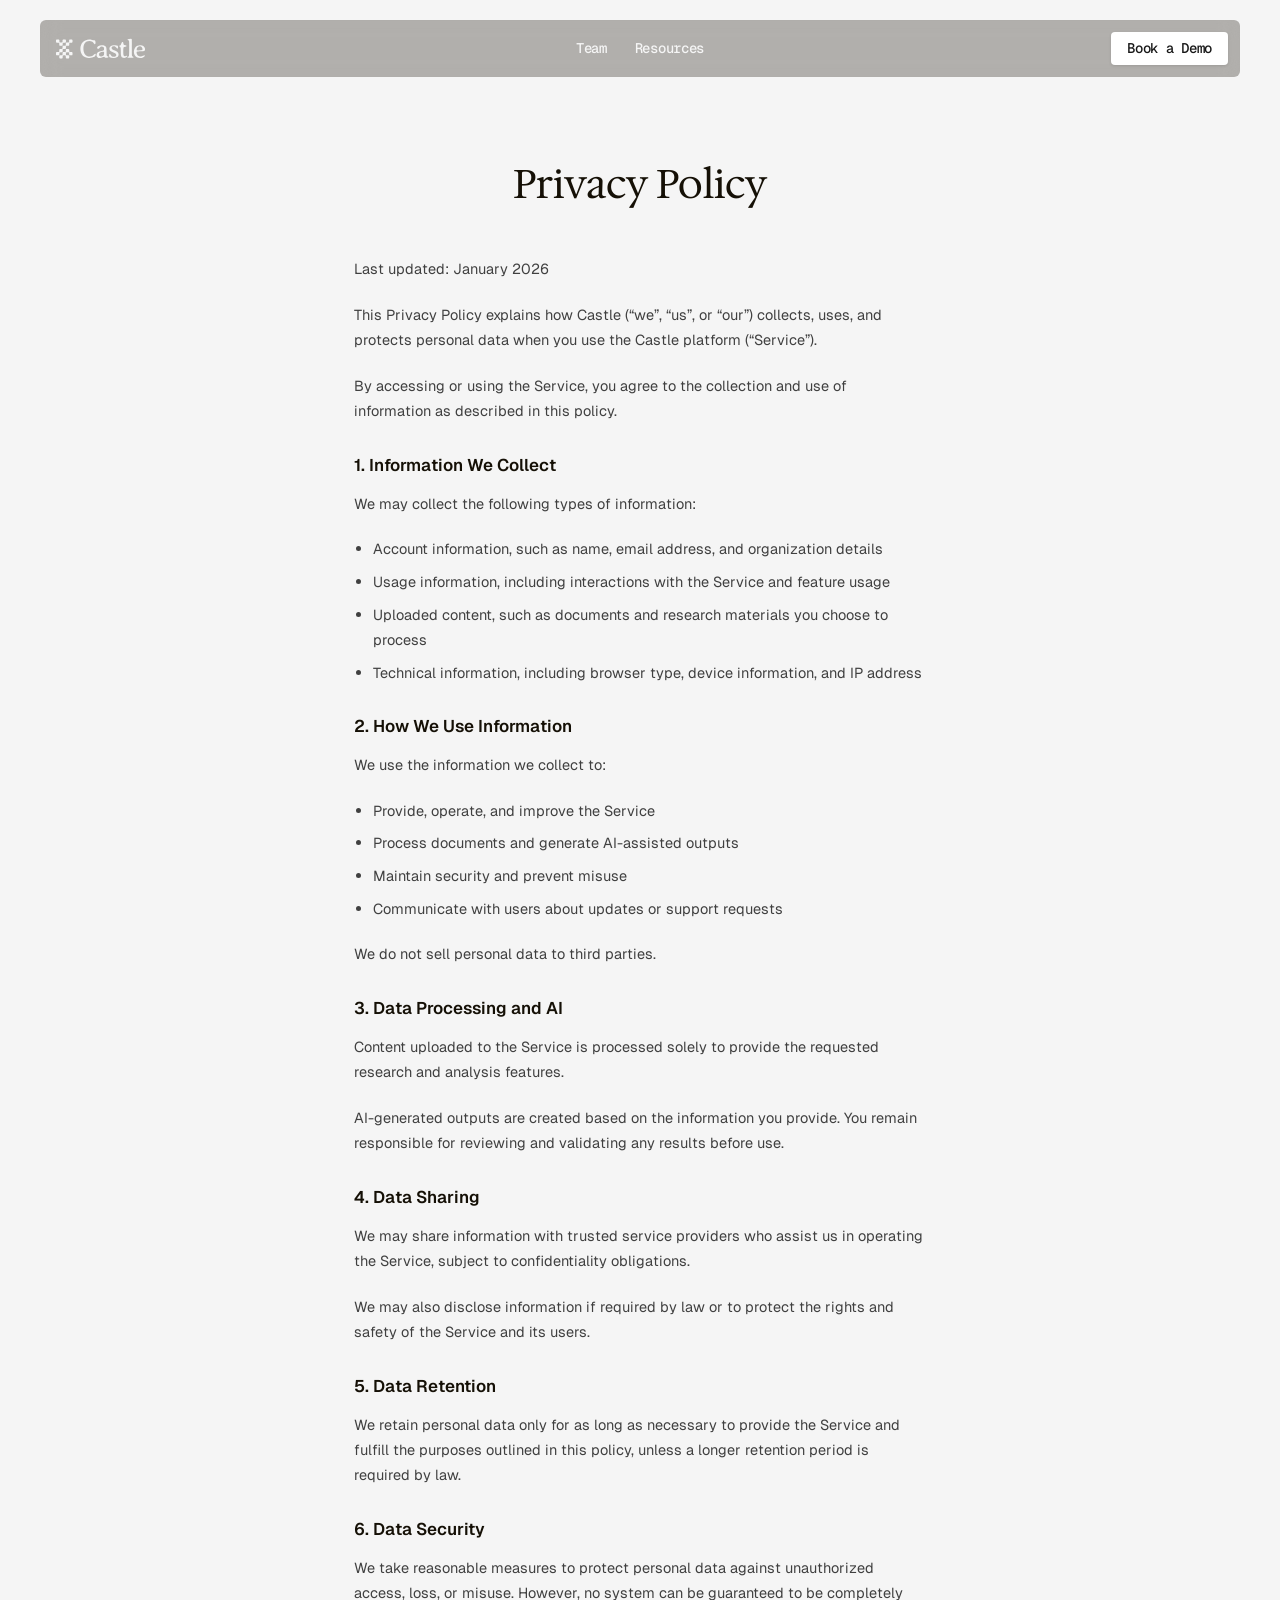
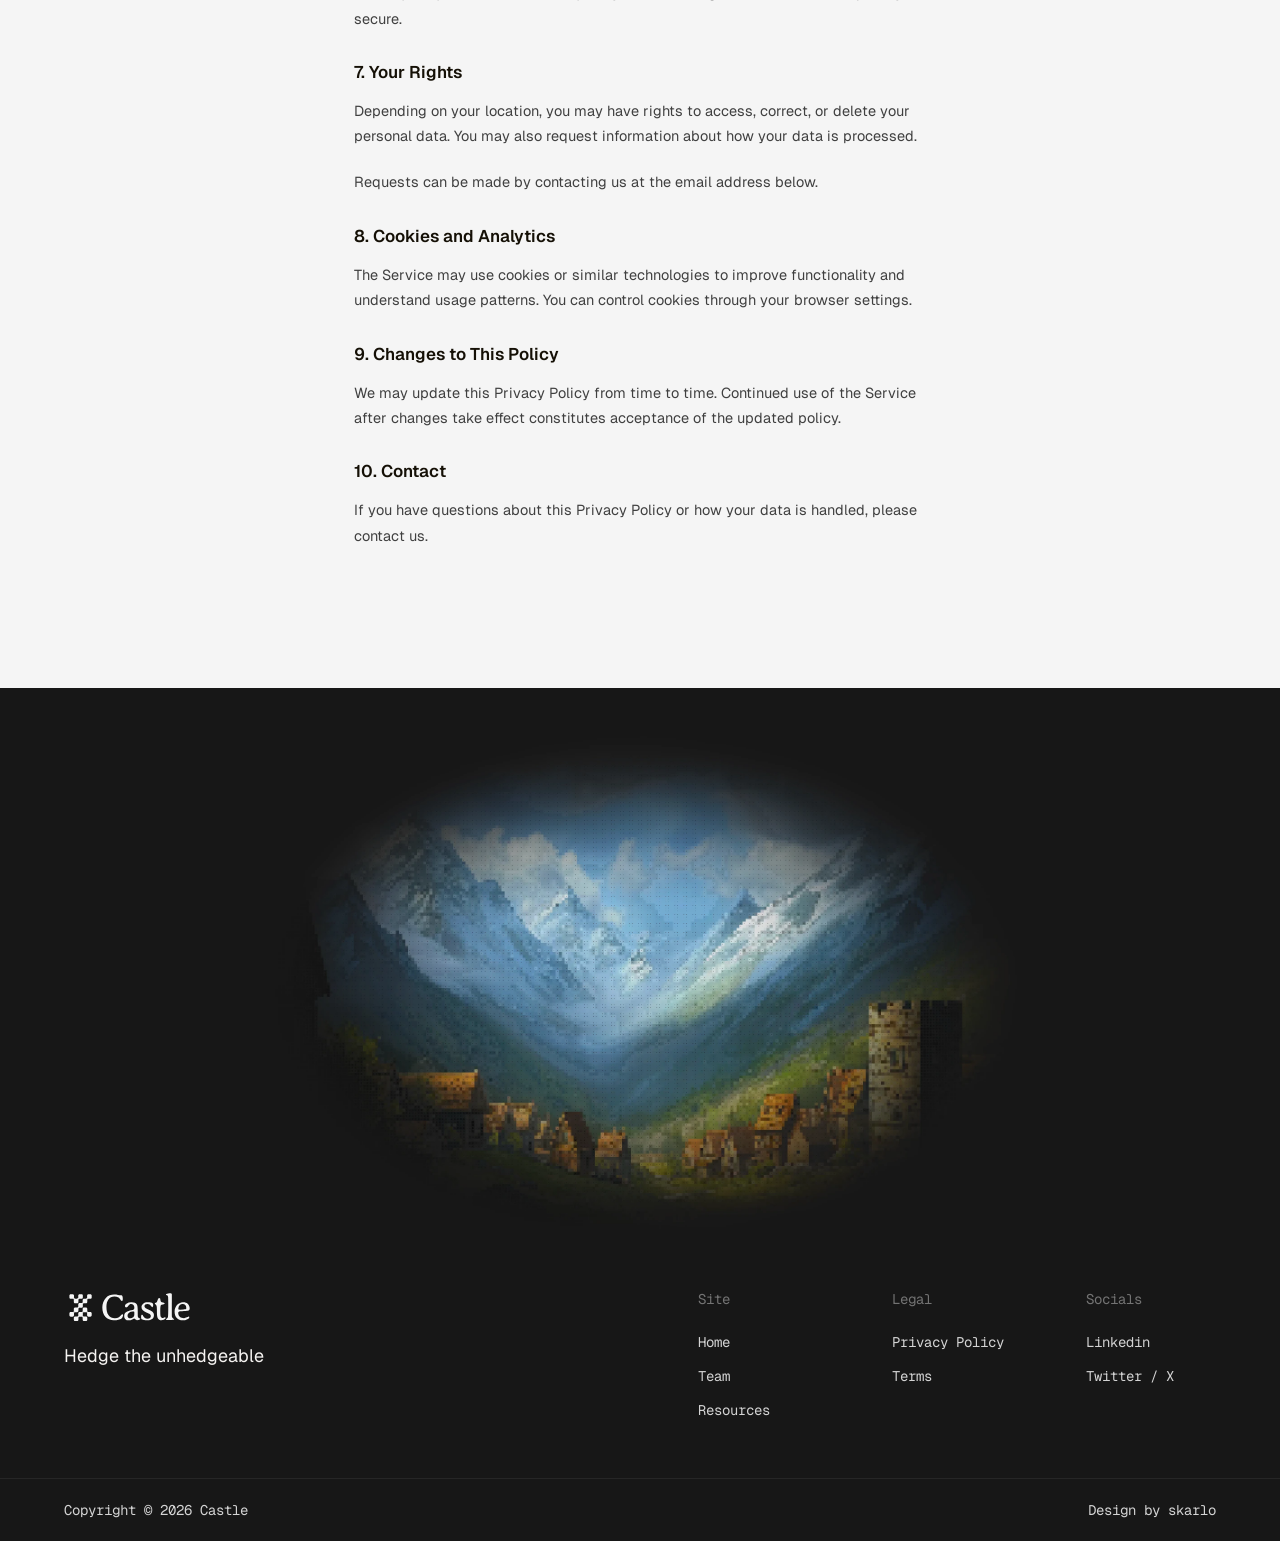
<file: privacy-policy/index.html>
<!DOCTYPE html>
<html lang="en">
<head>
  <meta charset="utf-8">
  <meta name="viewport" content="width=device-width, initial-scale=1">
  <title>Privacy Policy — Castle</title>
  <meta name="description" content="How Castle collects, uses, and protects personal data when you use the Castle platform.">

  <link rel="icon" href="/assets/images/favicon-light.png" media="(prefers-color-scheme: light)">
  <link rel="icon" href="/assets/images/favicon-dark.png" media="(prefers-color-scheme: dark)">

  <!-- Open Graph -->
  <meta property="og:title" content="Privacy Policy — Castle">
  <meta property="og:description" content="How Castle collects, uses, and protects personal data when you use the Castle platform.">
  <meta property="og:image" content="/assets/images/og-image.png">
  <meta property="og:type" content="website">
  <meta name="twitter:card" content="summary_large_image">

  <link rel="preconnect" href="https://fonts.googleapis.com">
  <link rel="preconnect" href="https://fonts.gstatic.com" crossorigin>
  <link href="https://fonts.googleapis.com/css2?family=Geist:wght@400;500;600&family=Geist+Mono:wght@400;500;600;700&family=Hedvig+Letters+Serif:opsz@12..24&display=swap" rel="stylesheet">

  <link rel="stylesheet" href="/assets/css/site.css">
</head>
<body>

  <!-- ============ Navigation ============ -->
  <nav class="site-nav">
    <div class="nav-inner">
      <a class="nav-logo" href="/" aria-label="Castle home">
        <img src="/assets/images/castle-logo-white.svg" alt="Castle">
      </a>
      <div class="nav-links">
        <a href="/team/">Team</a>
        <a href="/resources/">Resources</a>
      </div>
      <div class="nav-right">
        <a class="btn btn-light btn-sm nav-cta" href="https://calendar.app.google/ibrjFeohvhhuPHoo8" target="_blank" rel="noopener">Book a Demo</a>
        <button class="nav-burger" aria-label="Menu" aria-expanded="false">
          <span></span><span></span>
        </button>
      </div>
    </div>
  </nav>
  <div class="mobile-menu">
    <a href="/team/">Team</a>
    <a href="/resources/">Resources</a>
    <a class="btn btn-light btn-sm" href="https://calendar.app.google/ibrjFeohvhhuPHoo8" target="_blank" rel="noopener">Book a Demo</a>
  </div>

  <!-- ============ Privacy Policy ============ -->
  <main class="page-main">
    <div class="legal">
      <h1>Privacy Policy</h1>
      <div class="prose">
        <p>Last updated: January 2026</p>
        <p>This Privacy Policy explains how Castle (&ldquo;we&rdquo;, &ldquo;us&rdquo;, or &ldquo;our&rdquo;) collects, uses, and protects personal data when you use the Castle platform (&ldquo;Service&rdquo;).</p>
        <p>By accessing or using the Service, you agree to the collection and use of information as described in this policy.</p>

        <h3>1. Information We Collect</h3>
        <p>We may collect the following types of information:</p>
        <ul>
          <li>Account information, such as name, email address, and organization details</li>
          <li>Usage information, including interactions with the Service and feature usage</li>
          <li>Uploaded content, such as documents and research materials you choose to process</li>
          <li>Technical information, including browser type, device information, and IP address</li>
        </ul>

        <h3>2. How We Use Information</h3>
        <p>We use the information we collect to:</p>
        <ul>
          <li>Provide, operate, and improve the Service</li>
          <li>Process documents and generate AI-assisted outputs</li>
          <li>Maintain security and prevent misuse</li>
          <li>Communicate with users about updates or support requests</li>
        </ul>
        <p>We do not sell personal data to third parties.</p>

        <h3>3. Data Processing and AI</h3>
        <p>Content uploaded to the Service is processed solely to provide the requested research and analysis features.</p>
        <p>AI-generated outputs are created based on the information you provide. You remain responsible for reviewing and validating any results before use.</p>

        <h3>4. Data Sharing</h3>
        <p>We may share information with trusted service providers who assist us in operating the Service, subject to confidentiality obligations.</p>
        <p>We may also disclose information if required by law or to protect the rights and safety of the Service and its users.</p>

        <h3>5. Data Retention</h3>
        <p>We retain personal data only for as long as necessary to provide the Service and fulfill the purposes outlined in this policy, unless a longer retention period is required by law.</p>

        <h3>6. Data Security</h3>
        <p>We take reasonable measures to protect personal data against unauthorized access, loss, or misuse. However, no system can be guaranteed to be completely secure.</p>

        <h3>7. Your Rights</h3>
        <p>Depending on your location, you may have rights to access, correct, or delete your personal data. You may also request information about how your data is processed.</p>
        <p>Requests can be made by contacting us at the email address below.</p>

        <h3>8. Cookies and Analytics</h3>
        <p>The Service may use cookies or similar technologies to improve functionality and understand usage patterns. You can control cookies through your browser settings.</p>

        <h3>9. Changes to This Policy</h3>
        <p>We may update this Privacy Policy from time to time. Continued use of the Service after changes take effect constitutes acceptance of the updated policy.</p>

        <h3>10. Contact</h3>
        <p>If you have questions about this Privacy Policy or how your data is handled, please contact us.</p>
      </div>
    </div>
  </main>

  <!-- ============ Footer ============ -->
  <footer class="site-footer">
    <div class="footer-art">
      <img src="/assets/images/footer-landscape.webp" alt="Nature landscape illustration" loading="lazy">
    </div>
    <div class="footer-main">
      <div class="footer-brand">
        <img src="/assets/images/castle-logo-white.svg" alt="Castle">
        <p>Hedge the unhedgeable</p>
      </div>
      <div class="footer-cols">
        <div class="footer-col">
          <span class="col-title">Site</span>
          <a href="/">Home</a>
          <a href="/team/">Team</a>
          <a href="/resources/">Resources</a>
        </div>
        <div class="footer-col">
          <span class="col-title">Legal</span>
          <a href="/privacy-policy/">Privacy Policy</a>
          <a href="/terms-of-service/">Terms</a>
        </div>
        <div class="footer-col">
          <span class="col-title">Socials</span>
          <span>Linkedin</span>
          <span>Twitter / X</span>
        </div>
      </div>
    </div>
    <div class="footer-bottom">
      <div class="inner">
        <span>Copyright © 2026 Castle</span>
        <a href="https://skarlo.co" target="_blank" rel="noopener">Design by skarlo</a>
      </div>
    </div>
  </footer>

  <script src="/assets/js/site.js"></script>
</body>
</html>
</file>
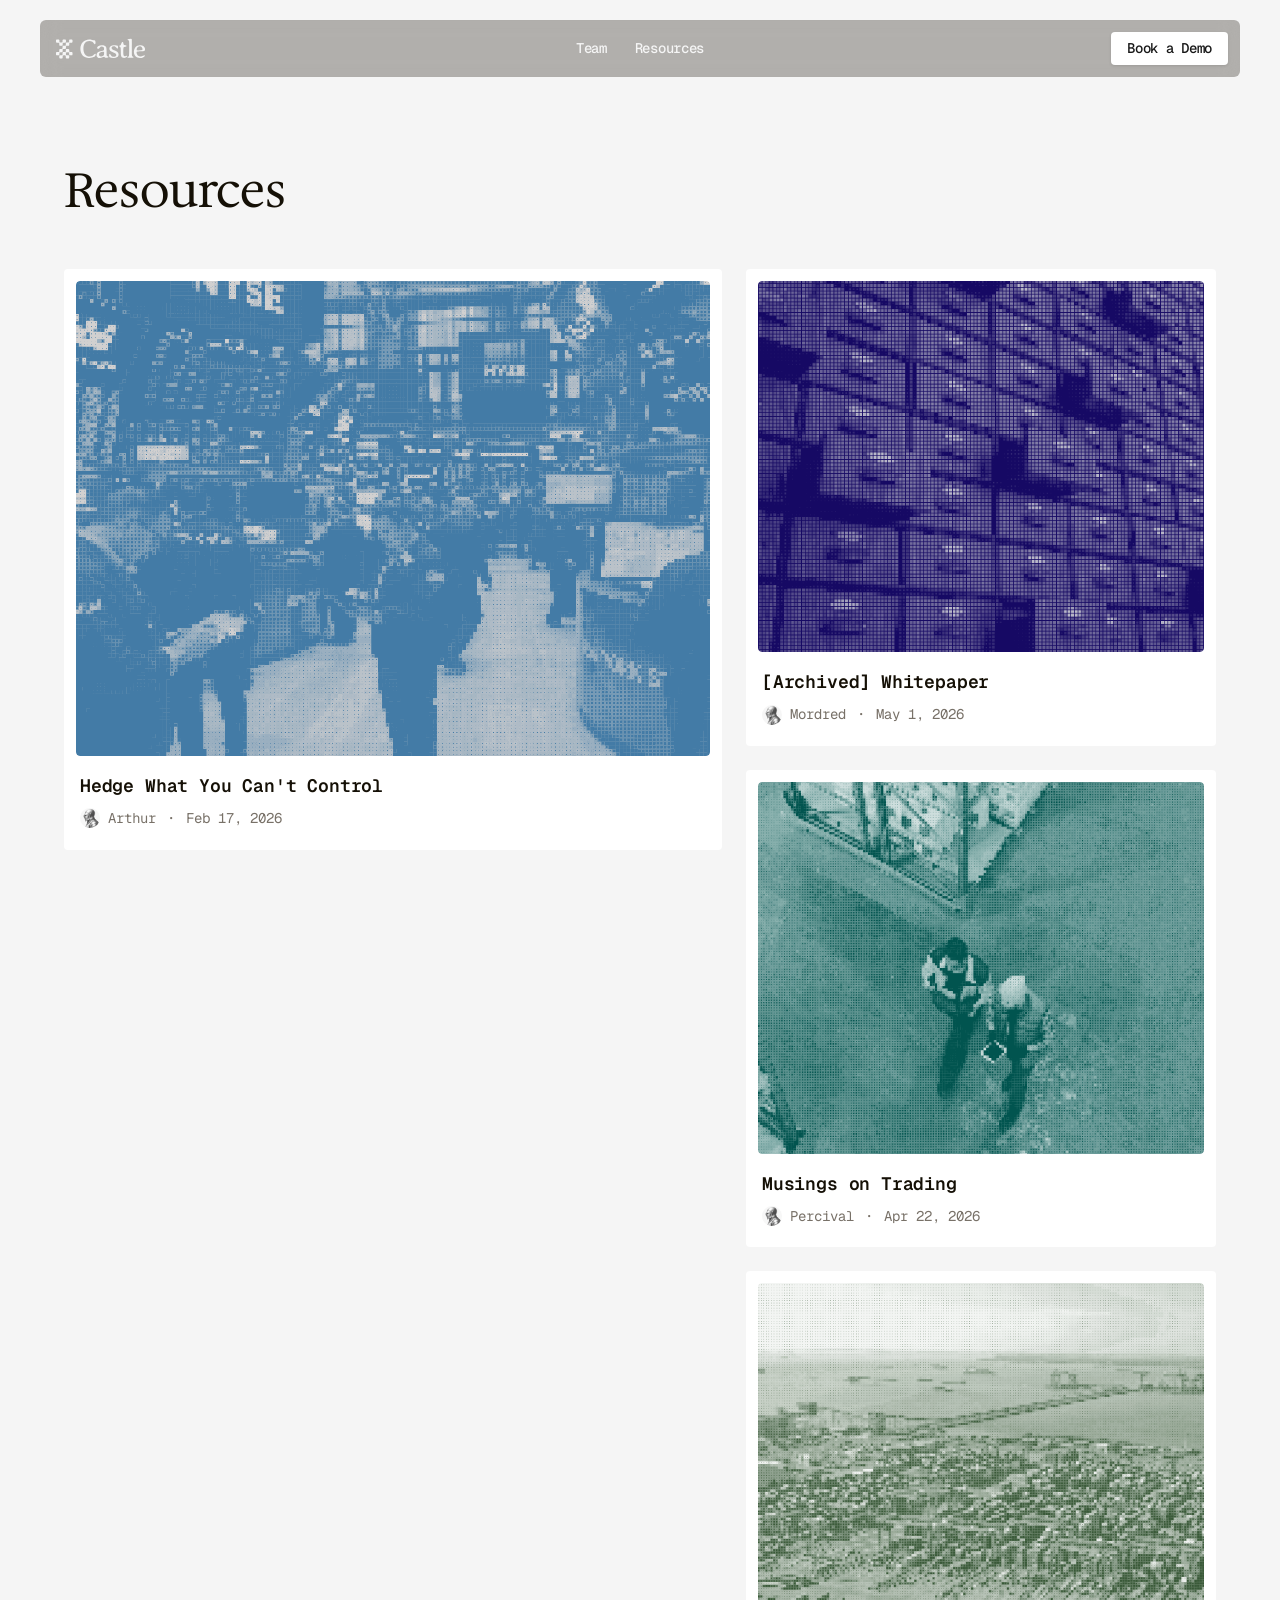
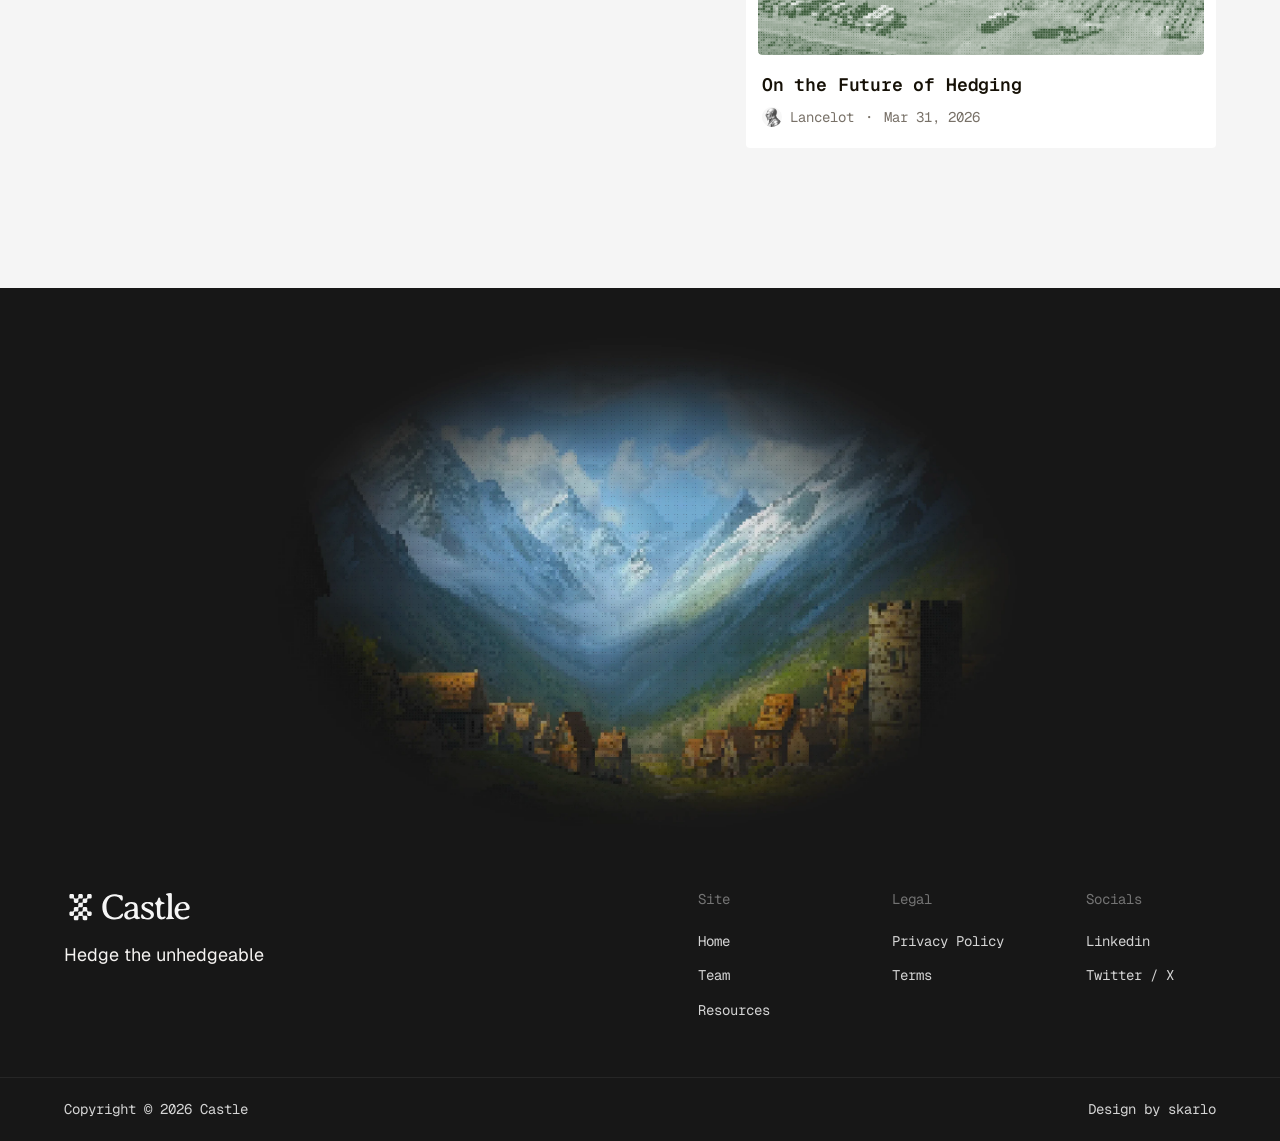
<file: resources/index.html>
<!DOCTYPE html>
<html lang="en">
<head>
  <meta charset="utf-8">
  <meta name="viewport" content="width=device-width, initial-scale=1">
  <title>Resources &mdash; Castle</title>
  <meta name="description" content="Resources from Castle — articles and whitepapers on hedging, event risk, and the market for non-insurable risk.">

  <link rel="icon" href="/assets/images/favicon-light.png" media="(prefers-color-scheme: light)">
  <link rel="icon" href="/assets/images/favicon-dark.png" media="(prefers-color-scheme: dark)">

  <!-- Open Graph -->
  <meta property="og:title" content="Resources — Castle">
  <meta property="og:description" content="Resources from Castle — articles and whitepapers on hedging, event risk, and the market for non-insurable risk.">
  <meta property="og:image" content="/assets/images/og-image.png">
  <meta property="og:type" content="website">
  <meta name="twitter:card" content="summary_large_image">

  <link rel="preconnect" href="https://fonts.googleapis.com">
  <link rel="preconnect" href="https://fonts.gstatic.com" crossorigin>
  <link href="https://fonts.googleapis.com/css2?family=Geist:wght@400;500;600&family=Geist+Mono:wght@400;500;600;700&family=Hedvig+Letters+Serif:opsz@12..24&display=swap" rel="stylesheet">

  <link rel="stylesheet" href="/assets/css/site.css">

  <!-- Page-specific: featured card cover uses a taller 4/3 crop -->
  <style>
    .blog-card.featured img.cover { aspect-ratio: 4 / 3; }
  </style>
</head>
<body>

  <!-- ============ Navigation ============ -->
  <nav class="site-nav">
    <div class="nav-inner">
      <a class="nav-logo" href="/" aria-label="Castle home">
        <img src="/assets/images/castle-logo-white.svg" alt="Castle">
      </a>
      <div class="nav-links">
        <a href="/team/">Team</a>
        <a href="/resources/">Resources</a>
      </div>
      <div class="nav-right">
        <a class="btn btn-light btn-sm nav-cta" href="https://calendar.app.google/ibrjFeohvhhuPHoo8" target="_blank" rel="noopener">Book a Demo</a>
        <button class="nav-burger" aria-label="Menu" aria-expanded="false">
          <span></span><span></span>
        </button>
      </div>
    </div>
  </nav>
  <div class="mobile-menu">
    <a href="/team/">Team</a>
    <a href="/resources/">Resources</a>
    <a class="btn btn-light btn-sm" href="https://calendar.app.google/ibrjFeohvhhuPHoo8" target="_blank" rel="noopener">Book a Demo</a>
  </div>

  <main class="page-main">

    <!-- ============ Resources header ============ -->
    <header class="resources-header">
      <h1>Resources</h1>
    </header>

    <!-- ============ Resources grid ============ -->
    <div class="resources-grid">

      <!-- Featured article (left column) -->
      <a class="blog-card featured" href="/resources/hedge-what-you-cant-control/">
        <img class="cover" src="/assets/images/blog-hedge-what-you-cant-control.png" alt="Hedge what you can't control cover" loading="lazy">
        <div class="blog-title">Hedge What You Can't Control</div>
        <div class="blog-meta">
          <img src="/assets/images/avatar-knight.png" alt=""> Arthur <span>・</span> Feb 17, 2026
        </div>
      </a>

      <!-- Stacked articles (right column) -->
      <div class="resources-col">
        <a class="blog-card" href="/resources/archived-whitepaper/">
          <img class="cover" src="/assets/images/blog-archived-whitepaper.png" alt="Archived whitepaper cover" loading="lazy">
          <div class="blog-title">[Archived] Whitepaper</div>
          <div class="blog-meta">
            <img src="/assets/images/avatar-knight-dark.png" alt=""> Mordred <span>・</span> May 1, 2026
          </div>
        </a>
        <a class="blog-card" href="/resources/musings-on-trading/">
          <img class="cover" src="/assets/images/blog-musings-on-trading.png" alt="Musings on trading cover" loading="lazy">
          <div class="blog-title">Musings on Trading</div>
          <div class="blog-meta">
            <img src="/assets/images/avatar-knight.png" alt=""> Percival <span>・</span> Apr 22, 2026
          </div>
        </a>
        <a class="blog-card" href="/resources/on-the-future-of-hedging/">
          <img class="cover" src="/assets/images/blog-on-the-future-of-hedging.png" alt="On the future of hedging cover" loading="lazy">
          <div class="blog-title">On the Future of Hedging</div>
          <div class="blog-meta">
            <img src="/assets/images/avatar-knight.png" alt=""> Lancelot <span>・</span> Mar 31, 2026
          </div>
        </a>
      </div>

    </div>

  </main>

  <!-- ============ Footer ============ -->
  <footer class="site-footer">
    <div class="footer-art">
      <img src="/assets/images/footer-landscape.webp" alt="Nature landscape illustration" loading="lazy">
    </div>
    <div class="footer-main">
      <div class="footer-brand">
        <img src="/assets/images/castle-logo-white.svg" alt="Castle">
        <p>Hedge the unhedgeable</p>
      </div>
      <div class="footer-cols">
        <div class="footer-col">
          <span class="col-title">Site</span>
          <a href="/">Home</a>
          <a href="/team/">Team</a>
          <a href="/resources/">Resources</a>
        </div>
        <div class="footer-col">
          <span class="col-title">Legal</span>
          <a href="/privacy-policy/">Privacy Policy</a>
          <a href="/terms-of-service/">Terms</a>
        </div>
        <div class="footer-col">
          <span class="col-title">Socials</span>
          <span>Linkedin</span>
          <span>Twitter / X</span>
        </div>
      </div>
    </div>
    <div class="footer-bottom">
      <div class="inner">
        <span>Copyright © 2026 Castle</span>
        <a href="https://skarlo.co" target="_blank" rel="noopener">Design by skarlo</a>
      </div>
    </div>
  </footer>

  <script src="/assets/js/site.js"></script>
</body>
</html>
</file>
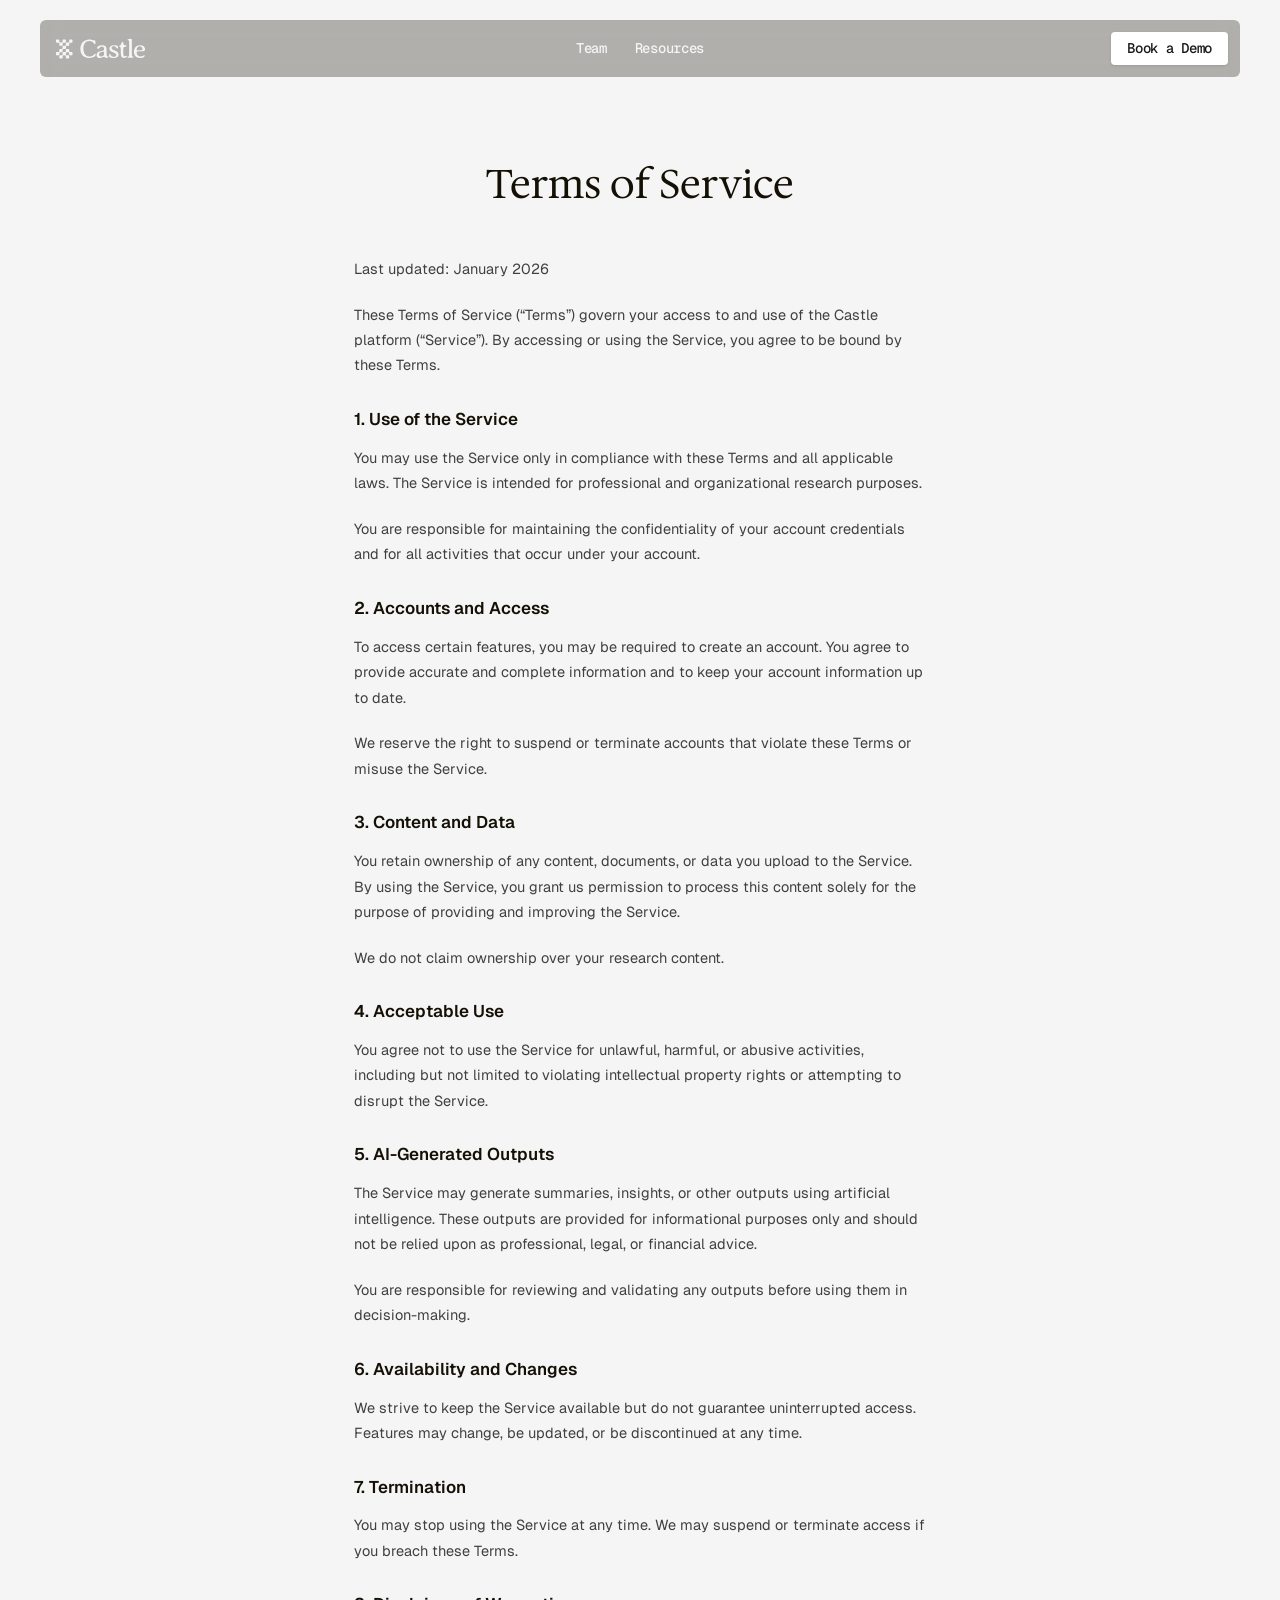
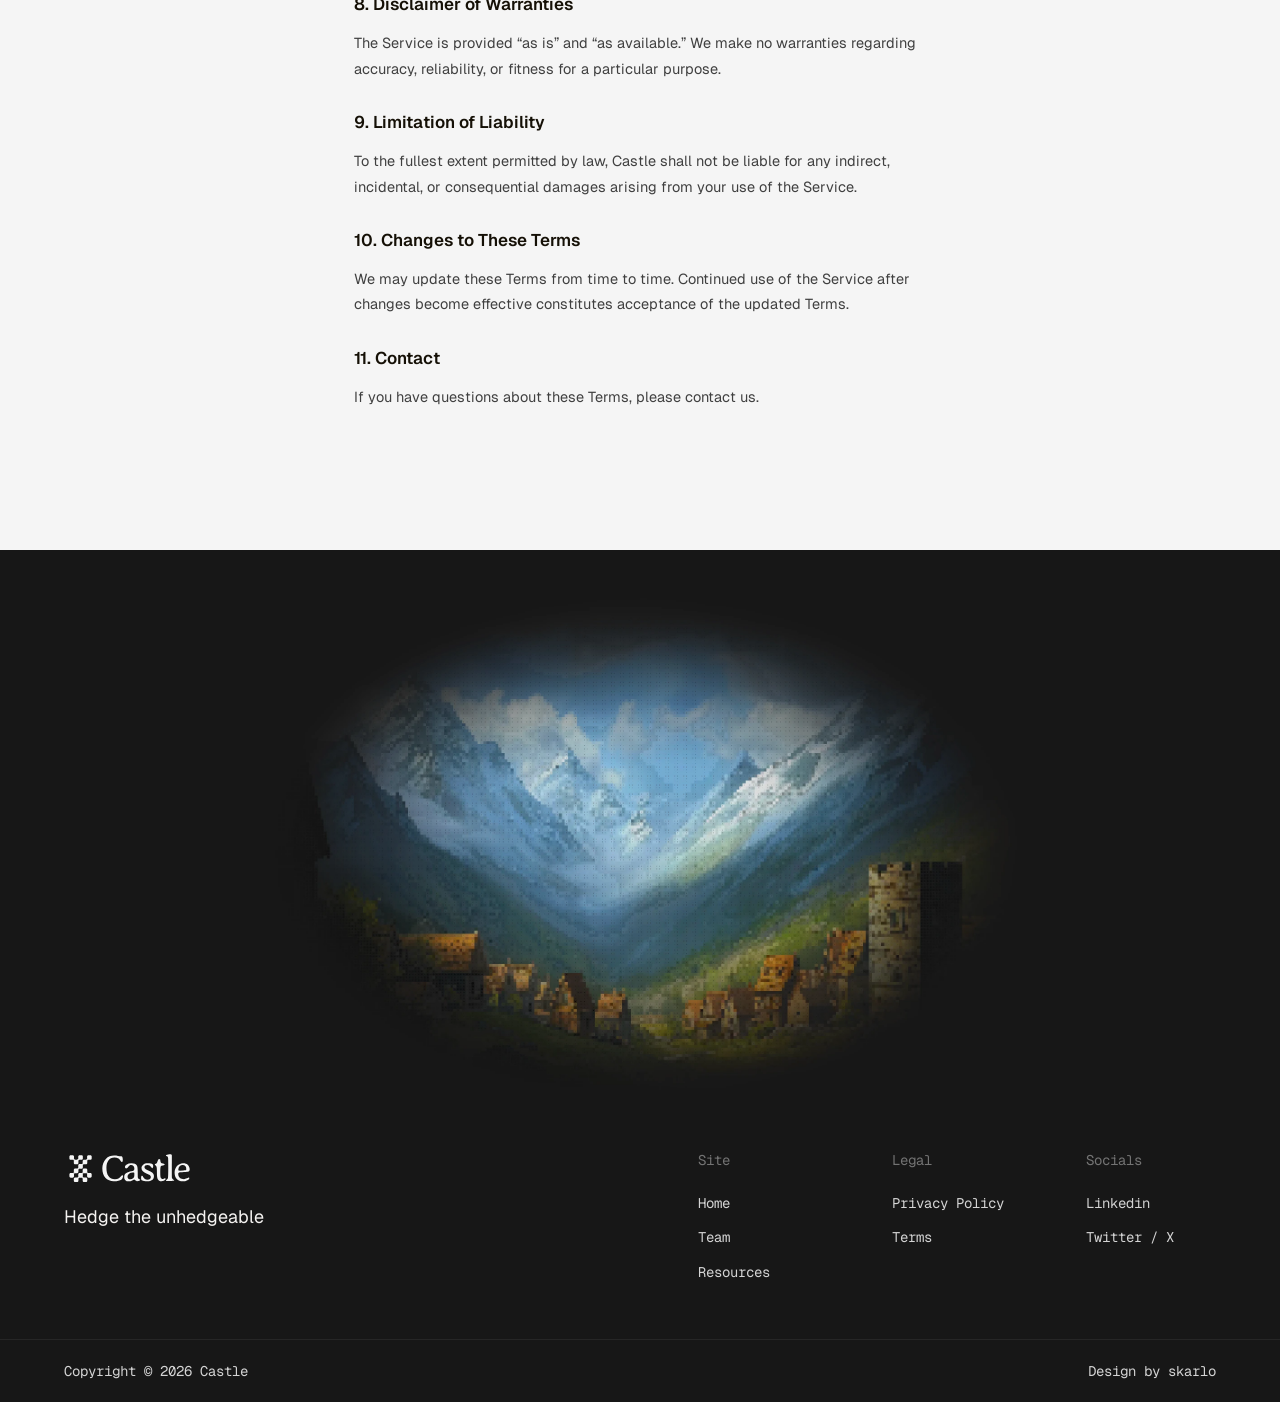
<file: terms-of-service/index.html>
<!DOCTYPE html>
<html lang="en">
<head>
  <meta charset="utf-8">
  <meta name="viewport" content="width=device-width, initial-scale=1">
  <title>Terms of Service — Castle</title>
  <meta name="description" content="Terms of Service governing your access to and use of the Castle platform.">

  <link rel="icon" href="/assets/images/favicon-light.png" media="(prefers-color-scheme: light)">
  <link rel="icon" href="/assets/images/favicon-dark.png" media="(prefers-color-scheme: dark)">

  <!-- Open Graph -->
  <meta property="og:title" content="Castle">
  <meta property="og:description" content="Castle turns business exposure into tradeable protection, helping enterprises protect against risks traditional markets leave uncovered.">
  <meta property="og:image" content="/assets/images/og-image.png">
  <meta property="og:type" content="website">
  <meta name="twitter:card" content="summary_large_image">

  <link rel="preconnect" href="https://fonts.googleapis.com">
  <link rel="preconnect" href="https://fonts.gstatic.com" crossorigin>
  <link href="https://fonts.googleapis.com/css2?family=Geist:wght@400;500;600&family=Geist+Mono:wght@400;500;600;700&family=Hedvig+Letters+Serif:opsz@12..24&display=swap" rel="stylesheet">

  <link rel="stylesheet" href="/assets/css/site.css">
</head>
<body>

  <!-- ============ Navigation ============ -->
  <nav class="site-nav">
    <div class="nav-inner">
      <a class="nav-logo" href="/" aria-label="Castle home">
        <img src="/assets/images/castle-logo-white.svg" alt="Castle">
      </a>
      <div class="nav-links">
        <a href="/team/">Team</a>
        <a href="/resources/">Resources</a>
      </div>
      <div class="nav-right">
        <a class="btn btn-light btn-sm nav-cta" href="https://calendar.app.google/ibrjFeohvhhuPHoo8" target="_blank" rel="noopener">Book a Demo</a>
        <button class="nav-burger" aria-label="Menu" aria-expanded="false">
          <span></span><span></span>
        </button>
      </div>
    </div>
  </nav>
  <div class="mobile-menu">
    <a href="/team/">Team</a>
    <a href="/resources/">Resources</a>
    <a class="btn btn-light btn-sm" href="https://calendar.app.google/ibrjFeohvhhuPHoo8" target="_blank" rel="noopener">Book a Demo</a>
  </div>

  <!-- ============ Terms of Service ============ -->
  <main class="page-main">
    <div class="legal">
      <h1>Terms of Service</h1>
      <div class="prose">
        <p>Last updated: January 2026</p>

        <p>These Terms of Service (&ldquo;Terms&rdquo;) govern your access to and use of the Castle platform (&ldquo;Service&rdquo;). By accessing or using the Service, you agree to be bound by these Terms.</p>

        <h3>1. Use of the Service</h3>
        <p>You may use the Service only in compliance with these Terms and all applicable laws. The Service is intended for professional and organizational research purposes.</p>
        <p>You are responsible for maintaining the confidentiality of your account credentials and for all activities that occur under your account.</p>

        <h3>2. Accounts and Access</h3>
        <p>To access certain features, you may be required to create an account. You agree to provide accurate and complete information and to keep your account information up to date.</p>
        <p>We reserve the right to suspend or terminate accounts that violate these Terms or misuse the Service.</p>

        <h3>3. Content and Data</h3>
        <p>You retain ownership of any content, documents, or data you upload to the Service. By using the Service, you grant us permission to process this content solely for the purpose of providing and improving the Service.</p>
        <p>We do not claim ownership over your research content.</p>

        <h3>4. Acceptable Use</h3>
        <p>You agree not to use the Service for unlawful, harmful, or abusive activities, including but not limited to violating intellectual property rights or attempting to disrupt the Service.</p>

        <h3>5. AI-Generated Outputs</h3>
        <p>The Service may generate summaries, insights, or other outputs using artificial intelligence. These outputs are provided for informational purposes only and should not be relied upon as professional, legal, or financial advice.</p>
        <p>You are responsible for reviewing and validating any outputs before using them in decision-making.</p>

        <h3>6. Availability and Changes</h3>
        <p>We strive to keep the Service available but do not guarantee uninterrupted access. Features may change, be updated, or be discontinued at any time.</p>

        <h3>7. Termination</h3>
        <p>You may stop using the Service at any time. We may suspend or terminate access if you breach these Terms.</p>

        <h3>8. Disclaimer of Warranties</h3>
        <p>The Service is provided &ldquo;as is&rdquo; and &ldquo;as available.&rdquo; We make no warranties regarding accuracy, reliability, or fitness for a particular purpose.</p>

        <h3>9. Limitation of Liability</h3>
        <p>To the fullest extent permitted by law, Castle shall not be liable for any indirect, incidental, or consequential damages arising from your use of the Service.</p>

        <h3>10. Changes to These Terms</h3>
        <p>We may update these Terms from time to time. Continued use of the Service after changes become effective constitutes acceptance of the updated Terms.</p>

        <h3>11. Contact</h3>
        <p>If you have questions about these Terms, please contact us.</p>
      </div>
    </div>
  </main>

  <!-- ============ Footer ============ -->
  <footer class="site-footer">
    <div class="footer-art">
      <img src="/assets/images/footer-landscape.webp" alt="Nature landscape illustration" loading="lazy">
    </div>
    <div class="footer-main">
      <div class="footer-brand">
        <img src="/assets/images/castle-logo-white.svg" alt="Castle">
        <p>Hedge the unhedgeable</p>
      </div>
      <div class="footer-cols">
        <div class="footer-col">
          <span class="col-title">Site</span>
          <a href="/">Home</a>
          <a href="/team/">Team</a>
          <a href="/resources/">Resources</a>
        </div>
        <div class="footer-col">
          <span class="col-title">Legal</span>
          <a href="/privacy-policy/">Privacy Policy</a>
          <a href="/terms-of-service/">Terms</a>
        </div>
        <div class="footer-col">
          <span class="col-title">Socials</span>
          <span>Linkedin</span>
          <span>Twitter / X</span>
        </div>
      </div>
    </div>
    <div class="footer-bottom">
      <div class="inner">
        <span>Copyright © 2026 Castle</span>
        <a href="https://skarlo.co" target="_blank" rel="noopener">Design by skarlo</a>
      </div>
    </div>
  </footer>

  <script src="/assets/js/site.js"></script>
</body>
</html>
</file>
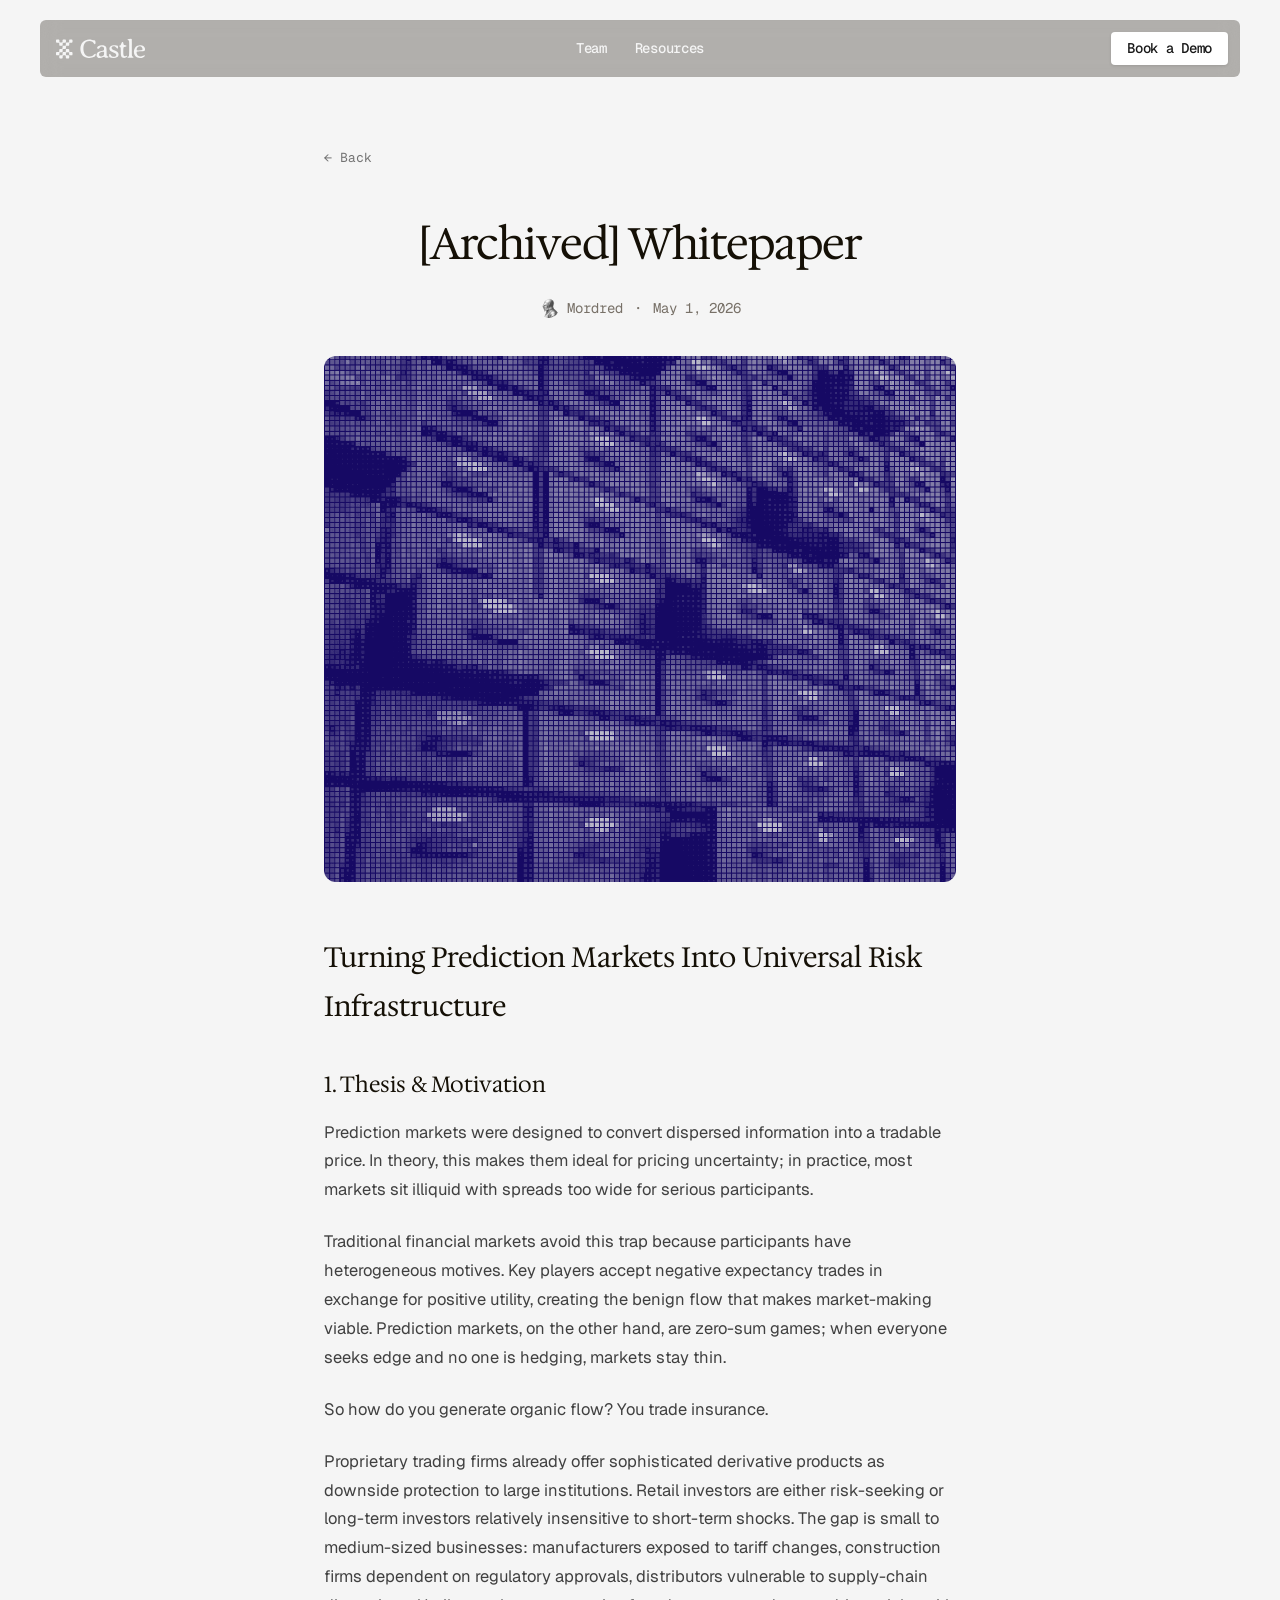
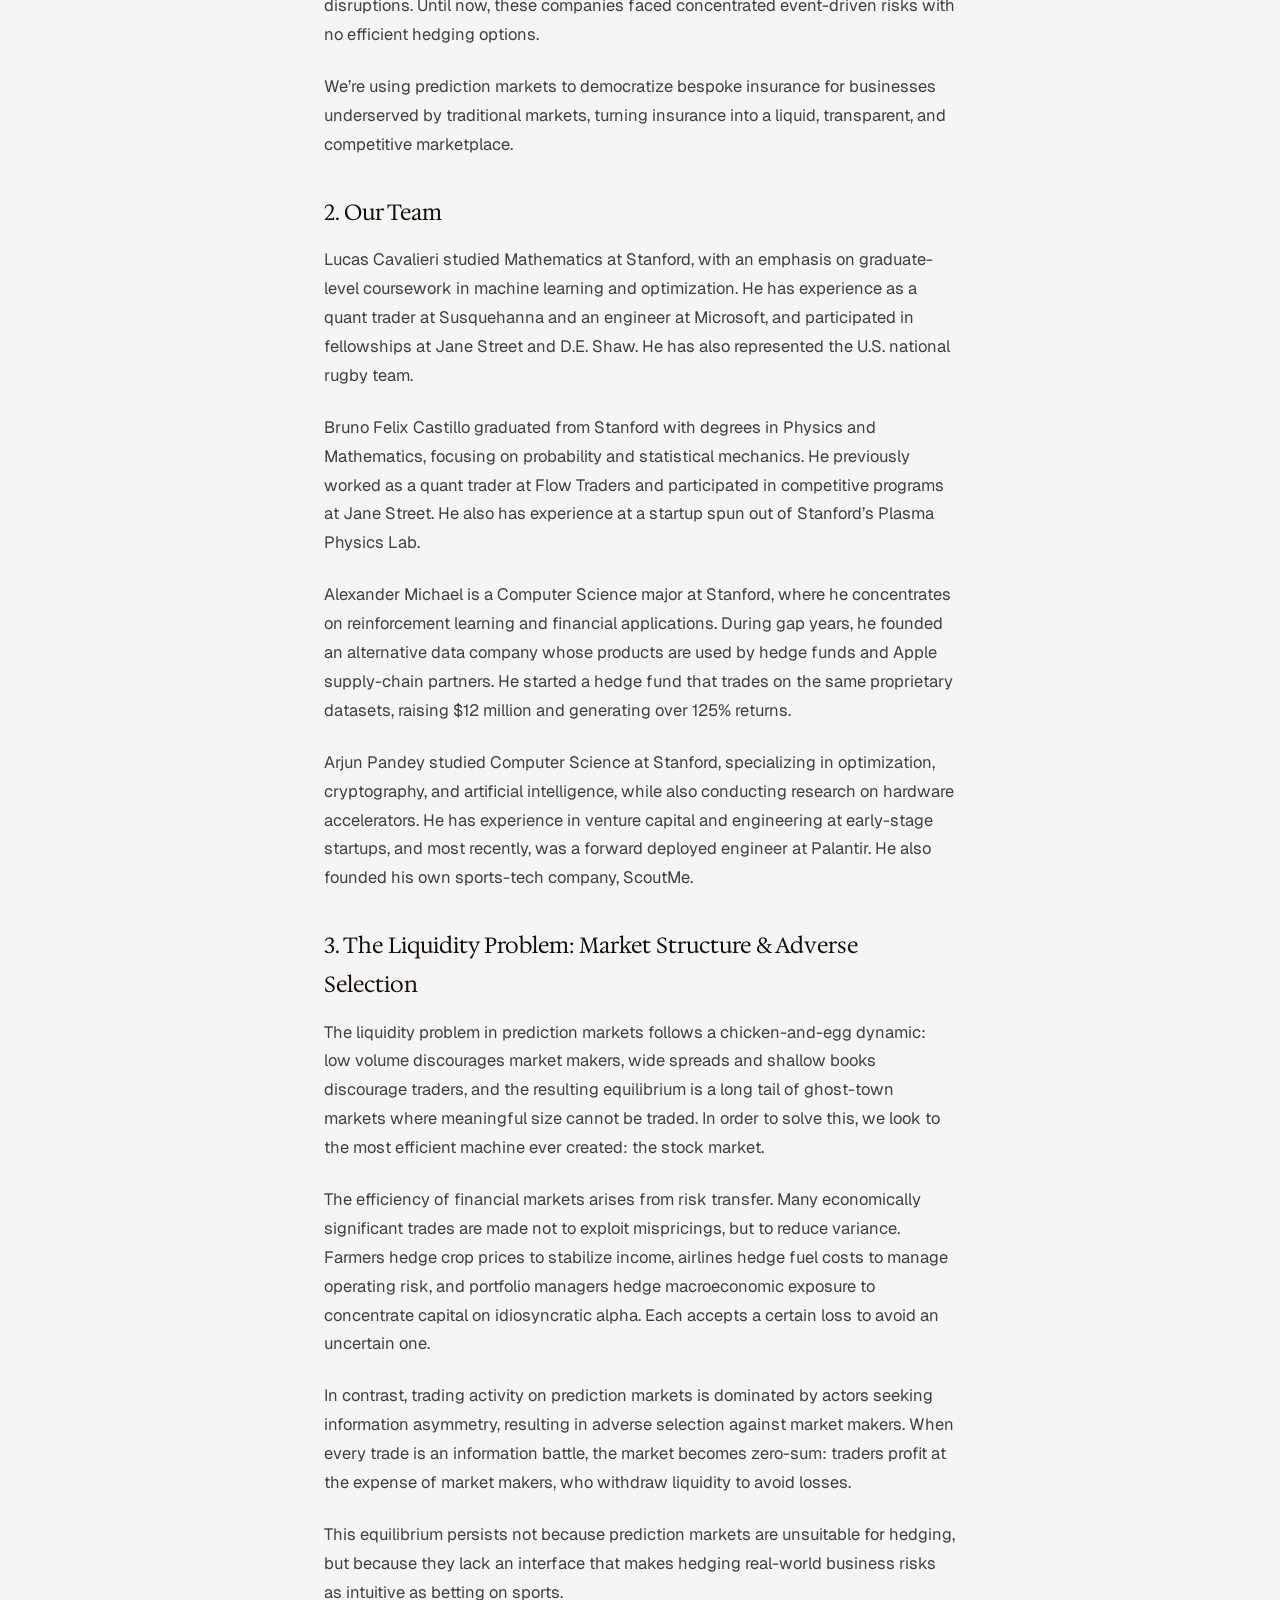
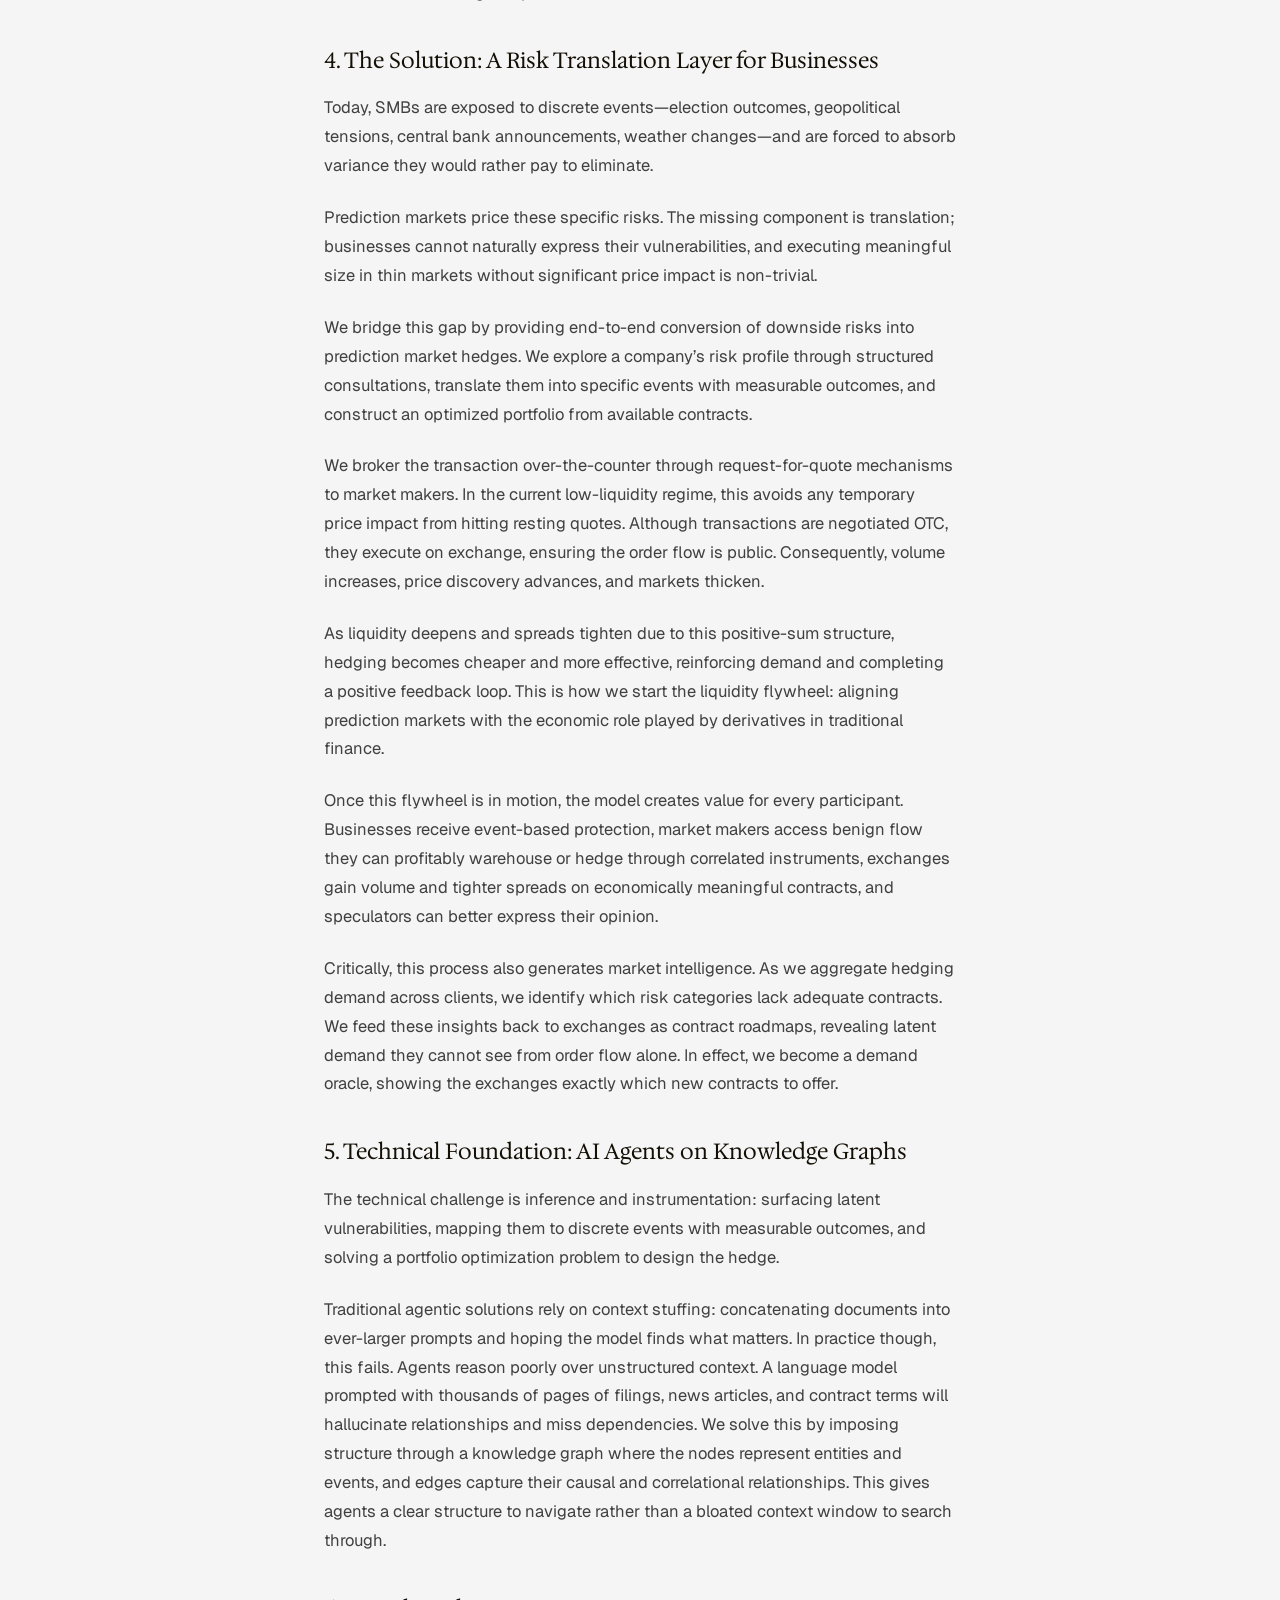
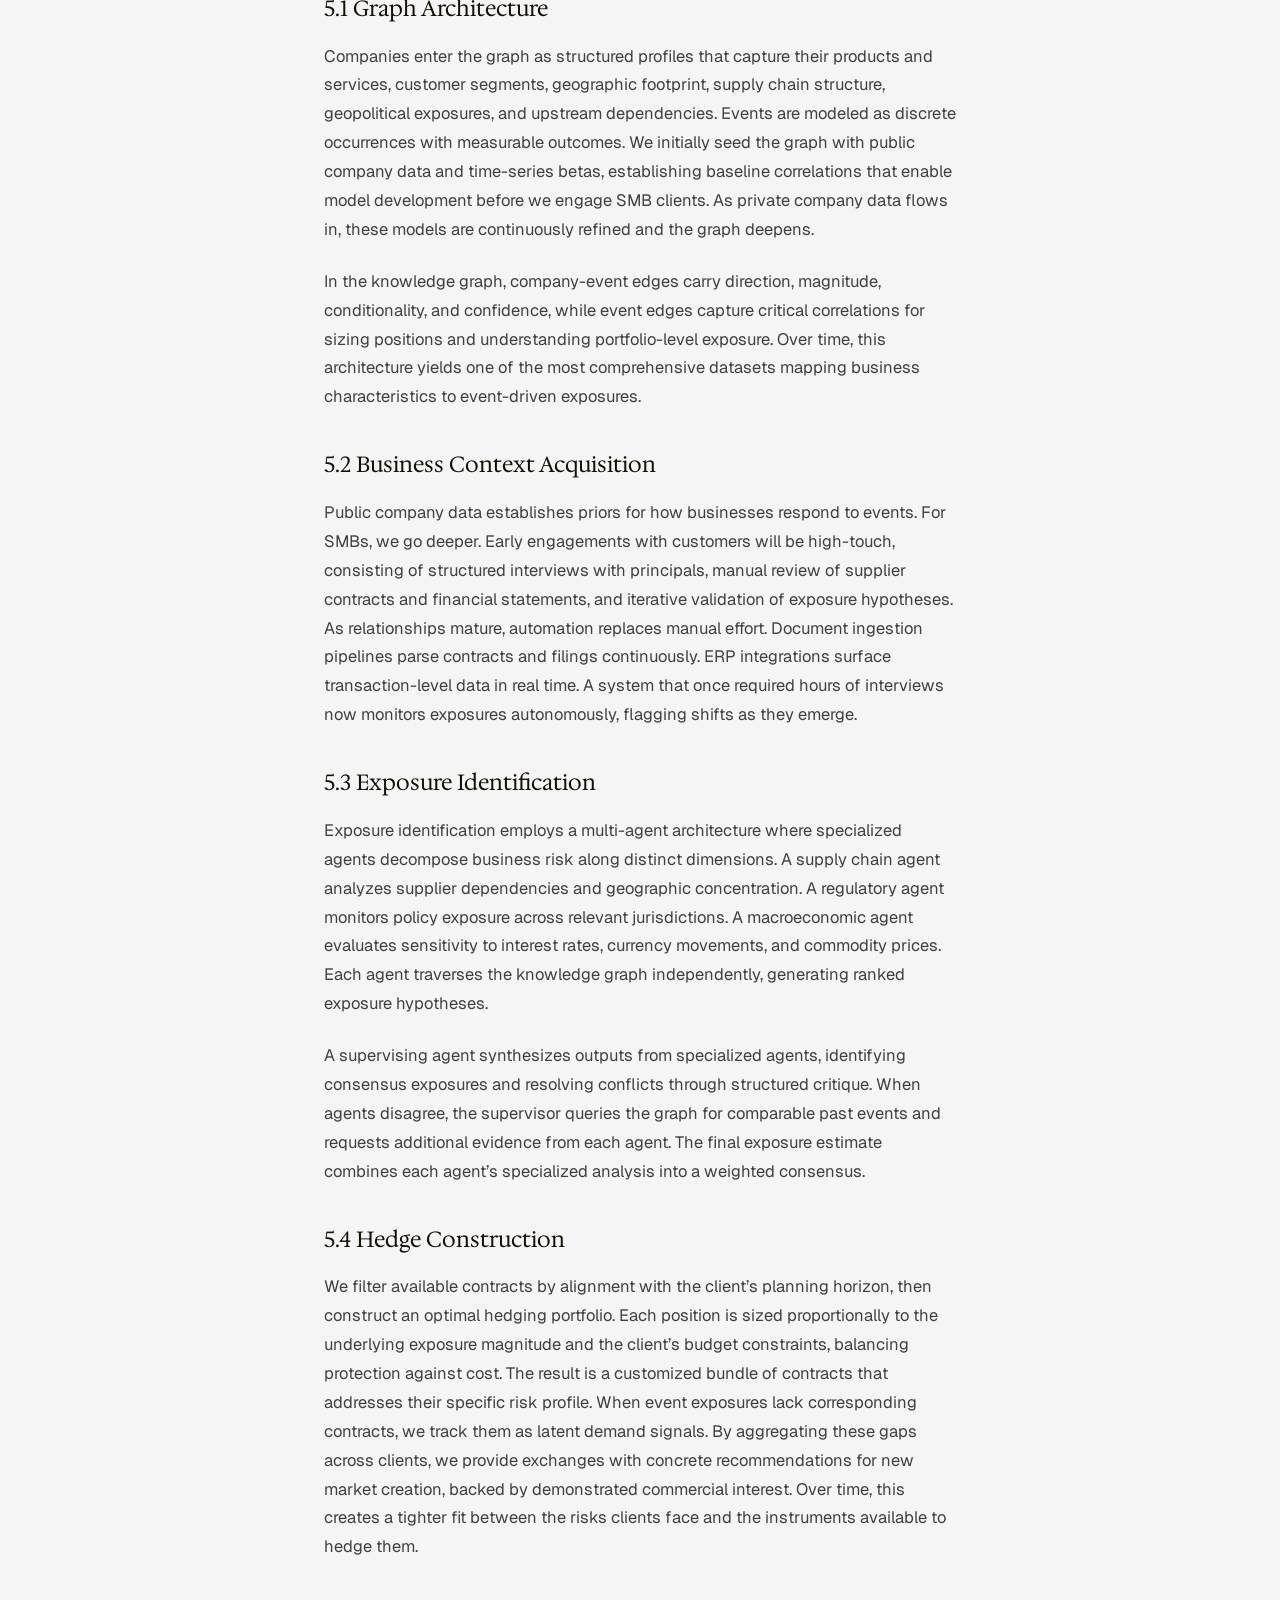
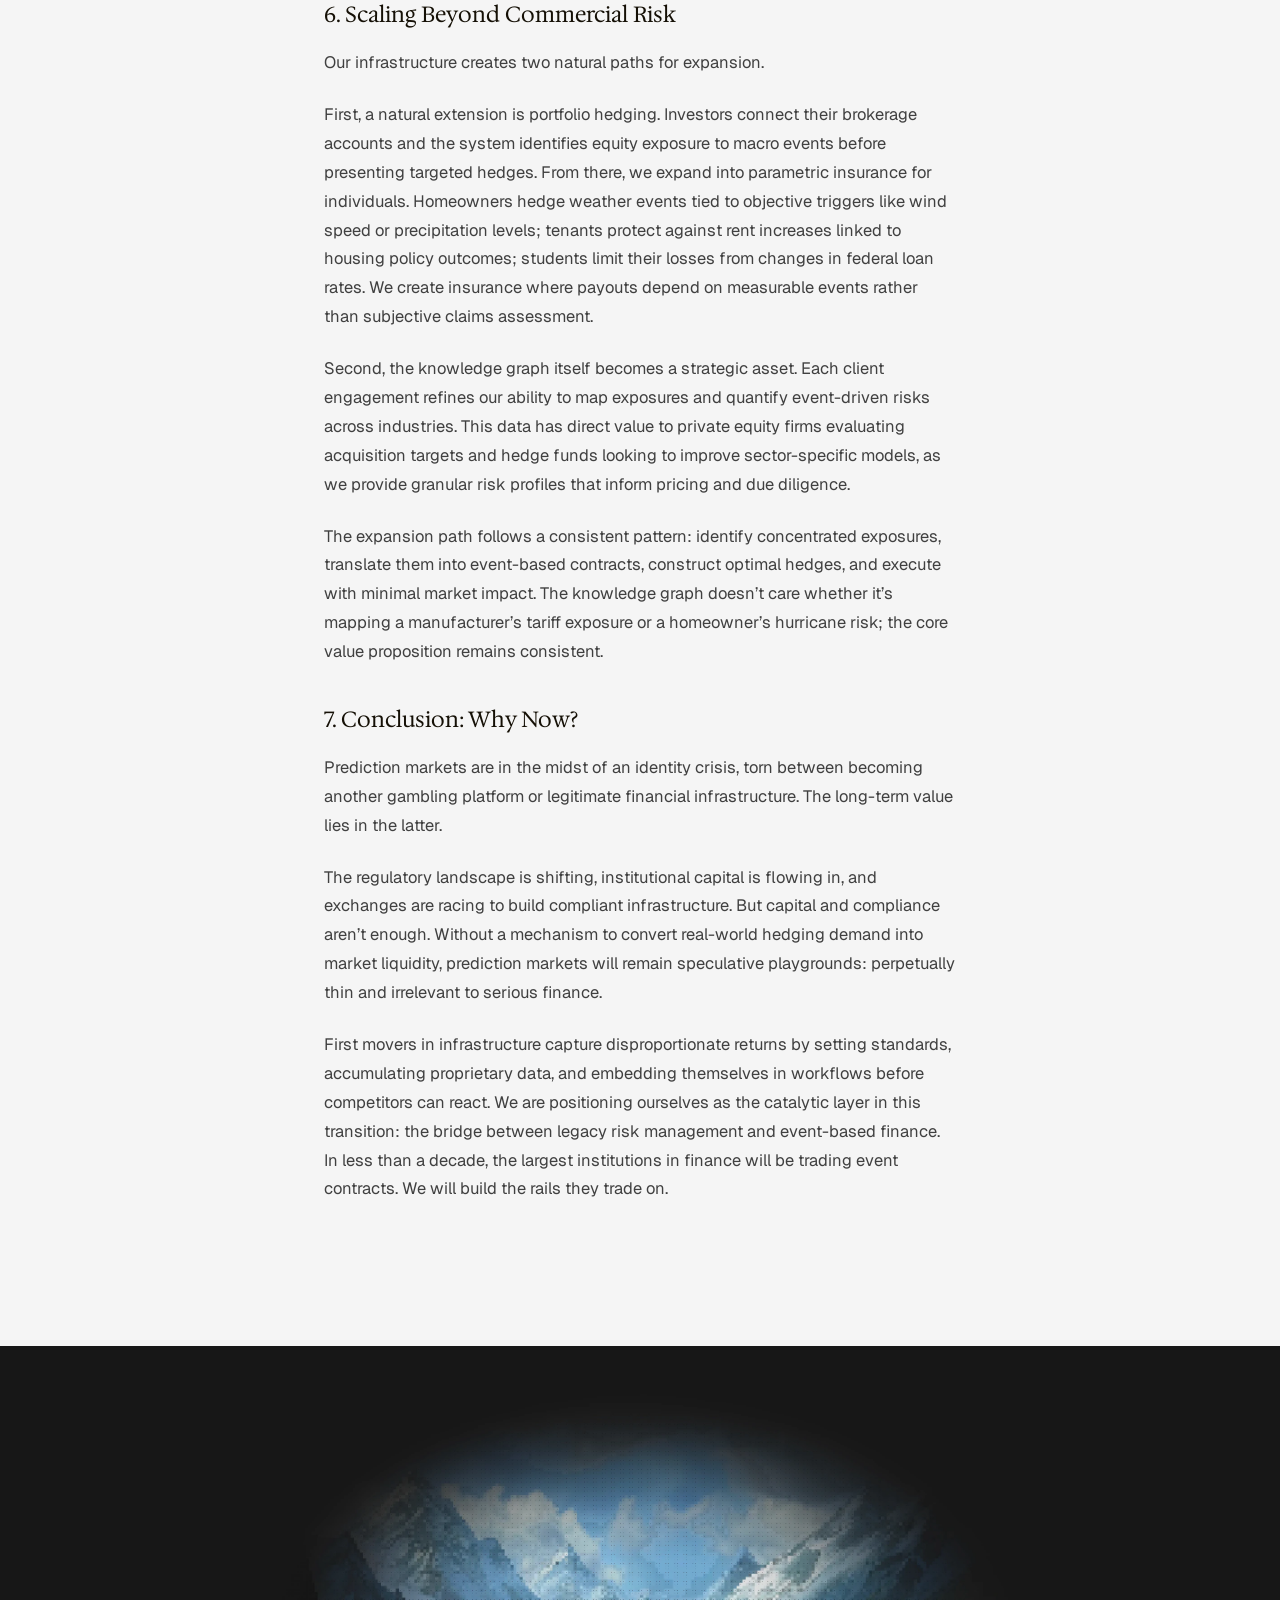
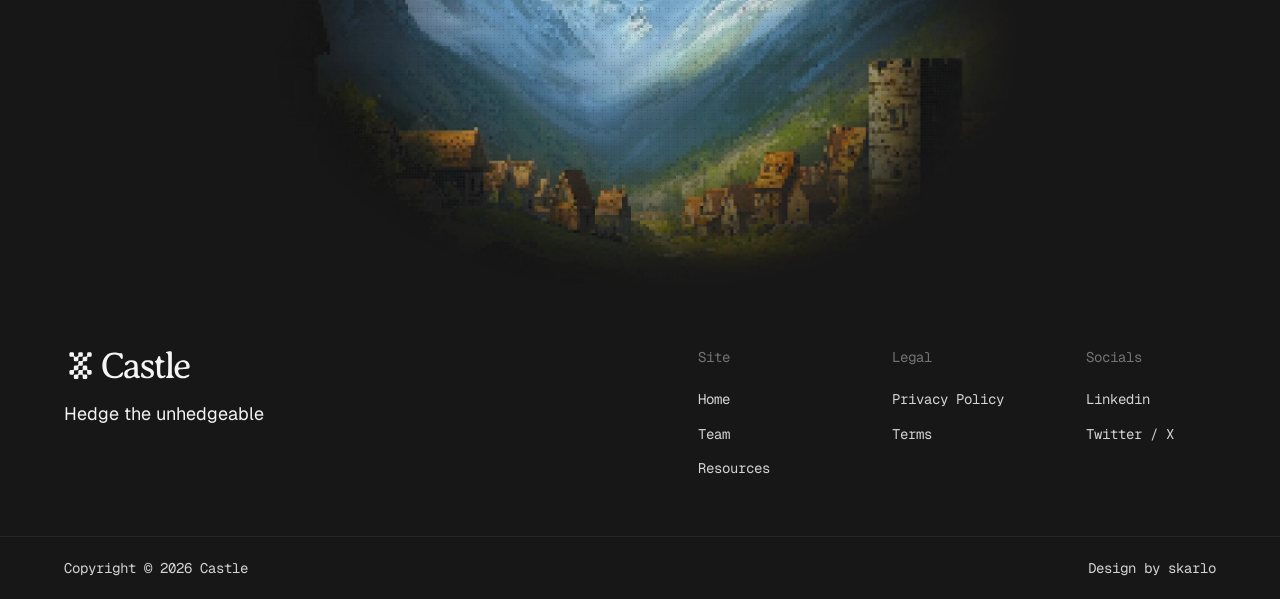
<file: resources/archived-whitepaper/index.html>
<!DOCTYPE html>
<html lang="en">
<head>
  <meta charset="utf-8">
  <meta name="viewport" content="width=device-width, initial-scale=1">
  <title>[Archived] Whitepaper — Castle</title>
  <meta name="description" content="Turning prediction markets into universal risk infrastructure — Castle's archived whitepaper.">

  <link rel="icon" href="/assets/images/favicon-light.png" media="(prefers-color-scheme: light)">
  <link rel="icon" href="/assets/images/favicon-dark.png" media="(prefers-color-scheme: dark)">

  <!-- Open Graph -->
  <meta property="og:title" content="[Archived] Whitepaper — Castle">
  <meta property="og:description" content="Turning prediction markets into universal risk infrastructure — Castle's archived whitepaper.">
  <meta property="og:image" content="/assets/images/og-image.png">
  <meta property="og:type" content="article">
  <meta name="twitter:card" content="summary_large_image">

  <link rel="preconnect" href="https://fonts.googleapis.com">
  <link rel="preconnect" href="https://fonts.gstatic.com" crossorigin>
  <link href="https://fonts.googleapis.com/css2?family=Geist:wght@400;500;600&family=Geist+Mono:wght@400;500;600;700&family=Hedvig+Letters+Serif:opsz@12..24&display=swap" rel="stylesheet">

  <link rel="stylesheet" href="/assets/css/site.css">
</head>
<body>

  <!-- ============ Navigation ============ -->
  <nav class="site-nav">
    <div class="nav-inner">
      <a class="nav-logo" href="/" aria-label="Castle home">
        <img src="/assets/images/castle-logo-white.svg" alt="Castle">
      </a>
      <div class="nav-links">
        <a href="/team/">Team</a>
        <a href="/resources/">Resources</a>
      </div>
      <div class="nav-right">
        <a class="btn btn-light btn-sm nav-cta" href="https://calendar.app.google/ibrjFeohvhhuPHoo8" target="_blank" rel="noopener">Book a Demo</a>
        <button class="nav-burger" aria-label="Menu" aria-expanded="false">
          <span></span><span></span>
        </button>
      </div>
    </div>
  </nav>
  <div class="mobile-menu">
    <a href="/team/">Team</a>
    <a href="/resources/">Resources</a>
    <a class="btn btn-light btn-sm" href="https://calendar.app.google/ibrjFeohvhhuPHoo8" target="_blank" rel="noopener">Book a Demo</a>
  </div>

  <!-- ============ Article ============ -->
  <main class="page-main">
    <article class="article">
      <a class="back-link" href="/resources/">&larr; Back</a>
      <h1>[Archived] Whitepaper</h1>
      <div class="blog-meta">
        <img src="/assets/images/avatar-knight-dark.png" alt=""> Mordred <span>・</span> May 1, 2026
      </div>
      <img class="cover" src="/assets/images/blog-archived-whitepaper.png" alt="">

      <div class="prose">
        <h2>Turning Prediction Markets Into Universal Risk Infrastructure</h2>

        <h3>1. Thesis &amp; Motivation</h3>
        <p>Prediction markets were designed to convert dispersed information into a tradable price. In theory, this makes them ideal for pricing uncertainty; in practice, most markets sit illiquid with spreads too wide for serious participants.</p>
        <p>Traditional financial markets avoid this trap because participants have heterogeneous motives. Key players accept negative expectancy trades in exchange for positive utility, creating the benign flow that makes market-making viable. Prediction markets, on the other hand, are zero-sum games; when everyone seeks edge and no one is hedging, markets stay thin.</p>
        <p>So how do you generate organic flow? You trade insurance.</p>
        <p>Proprietary trading firms already offer sophisticated derivative products as downside protection to large institutions. Retail investors are either risk-seeking or long-term investors relatively insensitive to short-term shocks. The gap is small to medium-sized businesses: manufacturers exposed to tariff changes, construction firms dependent on regulatory approvals, distributors vulnerable to supply-chain disruptions. Until now, these companies faced concentrated event-driven risks with no efficient hedging options.</p>
        <p>We’re using prediction markets to democratize bespoke insurance for businesses underserved by traditional markets, turning insurance into a liquid, transparent, and competitive marketplace.</p>

        <h3>2. Our Team</h3>
        <p>Lucas Cavalieri studied Mathematics at Stanford, with an emphasis on graduate-level coursework in machine learning and optimization. He has experience as a quant trader at Susquehanna and an engineer at Microsoft, and participated in fellowships at Jane Street and D.E. Shaw. He has also represented the U.S. national rugby team.</p>
        <p>Bruno Felix Castillo graduated from Stanford with degrees in Physics and Mathematics, focusing on probability and statistical mechanics. He previously worked as a quant trader at Flow Traders and participated in competitive programs at Jane Street. He also has experience at a startup spun out of Stanford’s Plasma Physics Lab.</p>
        <p>Alexander Michael is a Computer Science major at Stanford, where he concentrates on reinforcement learning and financial applications. During gap years, he founded an alternative data company whose products are used by hedge funds and Apple supply-chain partners. He started a hedge fund that trades on the same proprietary datasets, raising $12 million and generating over 125% returns.</p>
        <p>Arjun Pandey studied Computer Science at Stanford, specializing in optimization, cryptography, and artificial intelligence, while also conducting research on hardware accelerators. He has experience in venture capital and engineering at early-stage startups, and most recently, was a forward deployed engineer at Palantir. He also founded his own sports-tech company, ScoutMe.</p>

        <h3>3. The Liquidity Problem: Market Structure &amp; Adverse Selection</h3>
        <p>The liquidity problem in prediction markets follows a chicken-and-egg dynamic: low volume discourages market makers, wide spreads and shallow books discourage traders, and the resulting equilibrium is a long tail of ghost-town markets where meaningful size cannot be traded. In order to solve this, we look to the most efficient machine ever created: the stock market.</p>
        <p>The efficiency of financial markets arises from risk transfer. Many economically significant trades are made not to exploit mispricings, but to reduce variance. Farmers hedge crop prices to stabilize income, airlines hedge fuel costs to manage operating risk, and portfolio managers hedge macroeconomic exposure to concentrate capital on idiosyncratic alpha. Each accepts a certain loss to avoid an uncertain one.</p>
        <p>In contrast, trading activity on prediction markets is dominated by actors seeking information asymmetry, resulting in adverse selection against market makers. When every trade is an information battle, the market becomes zero-sum: traders profit at the expense of market makers, who withdraw liquidity to avoid losses.</p>
        <p>This equilibrium persists not because prediction markets are unsuitable for hedging, but because they lack an interface that makes hedging real-world business risks as intuitive as betting on sports.</p>

        <h3>4. The Solution: A Risk Translation Layer for Businesses</h3>
        <p>Today, SMBs are exposed to discrete events—election outcomes, geopolitical tensions, central bank announcements, weather changes—and are forced to absorb variance they would rather pay to eliminate.</p>
        <p>Prediction markets price these specific risks. The missing component is translation; businesses cannot naturally express their vulnerabilities, and executing meaningful size in thin markets without significant price impact is non-trivial.</p>
        <p>We bridge this gap by providing end-to-end conversion of downside risks into prediction market hedges. We explore a company’s risk profile through structured consultations, translate them into specific events with measurable outcomes, and construct an optimized portfolio from available contracts.</p>
        <p>We broker the transaction over-the-counter through request-for-quote mechanisms to market makers. In the current low-liquidity regime, this avoids any temporary price impact from hitting resting quotes. Although transactions are negotiated OTC, they execute on exchange, ensuring the order flow is public. Consequently, volume increases, price discovery advances, and markets thicken.</p>
        <p>As liquidity deepens and spreads tighten due to this positive-sum structure, hedging becomes cheaper and more effective, reinforcing demand and completing a positive feedback loop. This is how we start the liquidity flywheel: aligning prediction markets with the economic role played by derivatives in traditional finance.</p>
        <p>Once this flywheel is in motion, the model creates value for every participant. Businesses receive event-based protection, market makers access benign flow they can profitably warehouse or hedge through correlated instruments, exchanges gain volume and tighter spreads on economically meaningful contracts, and speculators can better express their opinion.</p>
        <p>Critically, this process also generates market intelligence. As we aggregate hedging demand across clients, we identify which risk categories lack adequate contracts. We feed these insights back to exchanges as contract roadmaps, revealing latent demand they cannot see from order flow alone. In effect, we become a demand oracle, showing the exchanges exactly which new contracts to offer.</p>

        <h3>5. Technical Foundation: AI Agents on Knowledge Graphs</h3>
        <p>The technical challenge is inference and instrumentation: surfacing latent vulnerabilities, mapping them to discrete events with measurable outcomes, and solving a portfolio optimization problem to design the hedge.</p>
        <p>Traditional agentic solutions rely on context stuffing: concatenating documents into ever-larger prompts and hoping the model finds what matters. In practice though, this fails. Agents reason poorly over unstructured context. A language model prompted with thousands of pages of filings, news articles, and contract terms will hallucinate relationships and miss dependencies. We solve this by imposing structure through a knowledge graph where the nodes represent entities and events, and edges capture their causal and correlational relationships. This gives agents a clear structure to navigate rather than a bloated context window to search through.</p>

        <h3>5.1 Graph Architecture</h3>
        <p>Companies enter the graph as structured profiles that capture their products and services, customer segments, geographic footprint, supply chain structure, geopolitical exposures, and upstream dependencies. Events are modeled as discrete occurrences with measurable outcomes. We initially seed the graph with public company data and time-series betas, establishing baseline correlations that enable model development before we engage SMB clients. As private company data flows in, these models are continuously refined and the graph deepens.</p>
        <p>In the knowledge graph, company-event edges carry direction, magnitude, conditionality, and confidence, while event edges capture critical correlations for sizing positions and understanding portfolio-level exposure. Over time, this architecture yields one of the most comprehensive datasets mapping business characteristics to event-driven exposures.</p>

        <h3>5.2 Business Context Acquisition</h3>
        <p>Public company data establishes priors for how businesses respond to events. For SMBs, we go deeper. Early engagements with customers will be high-touch, consisting of structured interviews with principals, manual review of supplier contracts and financial statements, and iterative validation of exposure hypotheses. As relationships mature, automation replaces manual effort. Document ingestion pipelines parse contracts and filings continuously. ERP integrations surface transaction-level data in real time. A system that once required hours of interviews now monitors exposures autonomously, flagging shifts as they emerge.</p>

        <h3>5.3 Exposure Identification</h3>
        <p>Exposure identification employs a multi-agent architecture where specialized agents decompose business risk along distinct dimensions. A supply chain agent analyzes supplier dependencies and geographic concentration. A regulatory agent monitors policy exposure across relevant jurisdictions. A macroeconomic agent evaluates sensitivity to interest rates, currency movements, and commodity prices. Each agent traverses the knowledge graph independently, generating ranked exposure hypotheses.</p>
        <p>A supervising agent synthesizes outputs from specialized agents, identifying consensus exposures and resolving conflicts through structured critique. When agents disagree, the supervisor queries the graph for comparable past events and requests additional evidence from each agent. The final exposure estimate combines each agent’s specialized analysis into a weighted consensus.</p>

        <h3>5.4 Hedge Construction</h3>
        <p>We filter available contracts by alignment with the client’s planning horizon, then construct an optimal hedging portfolio. Each position is sized proportionally to the underlying exposure magnitude and the client’s budget constraints, balancing protection against cost. The result is a customized bundle of contracts that addresses their specific risk profile. When event exposures lack corresponding contracts, we track them as latent demand signals. By aggregating these gaps across clients, we provide exchanges with concrete recommendations for new market creation, backed by demonstrated commercial interest. Over time, this creates a tighter fit between the risks clients face and the instruments available to hedge them.</p>

        <h3>6. Scaling Beyond Commercial Risk</h3>
        <p>Our infrastructure creates two natural paths for expansion.</p>
        <p>First, a natural extension is portfolio hedging. Investors connect their brokerage accounts and the system identifies equity exposure to macro events before presenting targeted hedges. From there, we expand into parametric insurance for individuals. Homeowners hedge weather events tied to objective triggers like wind speed or precipitation levels; tenants protect against rent increases linked to housing policy outcomes; students limit their losses from changes in federal loan rates. We create insurance where payouts depend on measurable events rather than subjective claims assessment.</p>
        <p>Second, the knowledge graph itself becomes a strategic asset. Each client engagement refines our ability to map exposures and quantify event-driven risks across industries. This data has direct value to private equity firms evaluating acquisition targets and hedge funds looking to improve sector-specific models, as we provide granular risk profiles that inform pricing and due diligence.</p>
        <p>The expansion path follows a consistent pattern: identify concentrated exposures, translate them into event-based contracts, construct optimal hedges, and execute with minimal market impact. The knowledge graph doesn’t care whether it’s mapping a manufacturer’s tariff exposure or a homeowner’s hurricane risk; the core value proposition remains consistent.</p>

        <h3>7. Conclusion: Why Now?</h3>
        <p>Prediction markets are in the midst of an identity crisis, torn between becoming another gambling platform or legitimate financial infrastructure. The long-term value lies in the latter.</p>
        <p>The regulatory landscape is shifting, institutional capital is flowing in, and exchanges are racing to build compliant infrastructure. But capital and compliance aren’t enough. Without a mechanism to convert real-world hedging demand into market liquidity, prediction markets will remain speculative playgrounds: perpetually thin and irrelevant to serious finance.</p>
        <p>First movers in infrastructure capture disproportionate returns by setting standards, accumulating proprietary data, and embedding themselves in workflows before competitors can react. We are positioning ourselves as the catalytic layer in this transition: the bridge between legacy risk management and event-based finance. In less than a decade, the largest institutions in finance will be trading event contracts. We will build the rails they trade on.</p>
      </div>
    </article>
  </main>

  <!-- ============ Footer ============ -->
  <footer class="site-footer">
    <div class="footer-art">
      <img src="/assets/images/footer-landscape.webp" alt="Nature landscape illustration" loading="lazy">
    </div>
    <div class="footer-main">
      <div class="footer-brand">
        <img src="/assets/images/castle-logo-white.svg" alt="Castle">
        <p>Hedge the unhedgeable</p>
      </div>
      <div class="footer-cols">
        <div class="footer-col">
          <span class="col-title">Site</span>
          <a href="/">Home</a>
          <a href="/team/">Team</a>
          <a href="/resources/">Resources</a>
        </div>
        <div class="footer-col">
          <span class="col-title">Legal</span>
          <a href="/privacy-policy/">Privacy Policy</a>
          <a href="/terms-of-service/">Terms</a>
        </div>
        <div class="footer-col">
          <span class="col-title">Socials</span>
          <span>Linkedin</span>
          <span>Twitter / X</span>
        </div>
      </div>
    </div>
    <div class="footer-bottom">
      <div class="inner">
        <span>Copyright © 2026 Castle</span>
        <a href="https://skarlo.co" target="_blank" rel="noopener">Design by skarlo</a>
      </div>
    </div>
  </footer>

  <script src="/assets/js/site.js"></script>
</body>
</html>
</file>
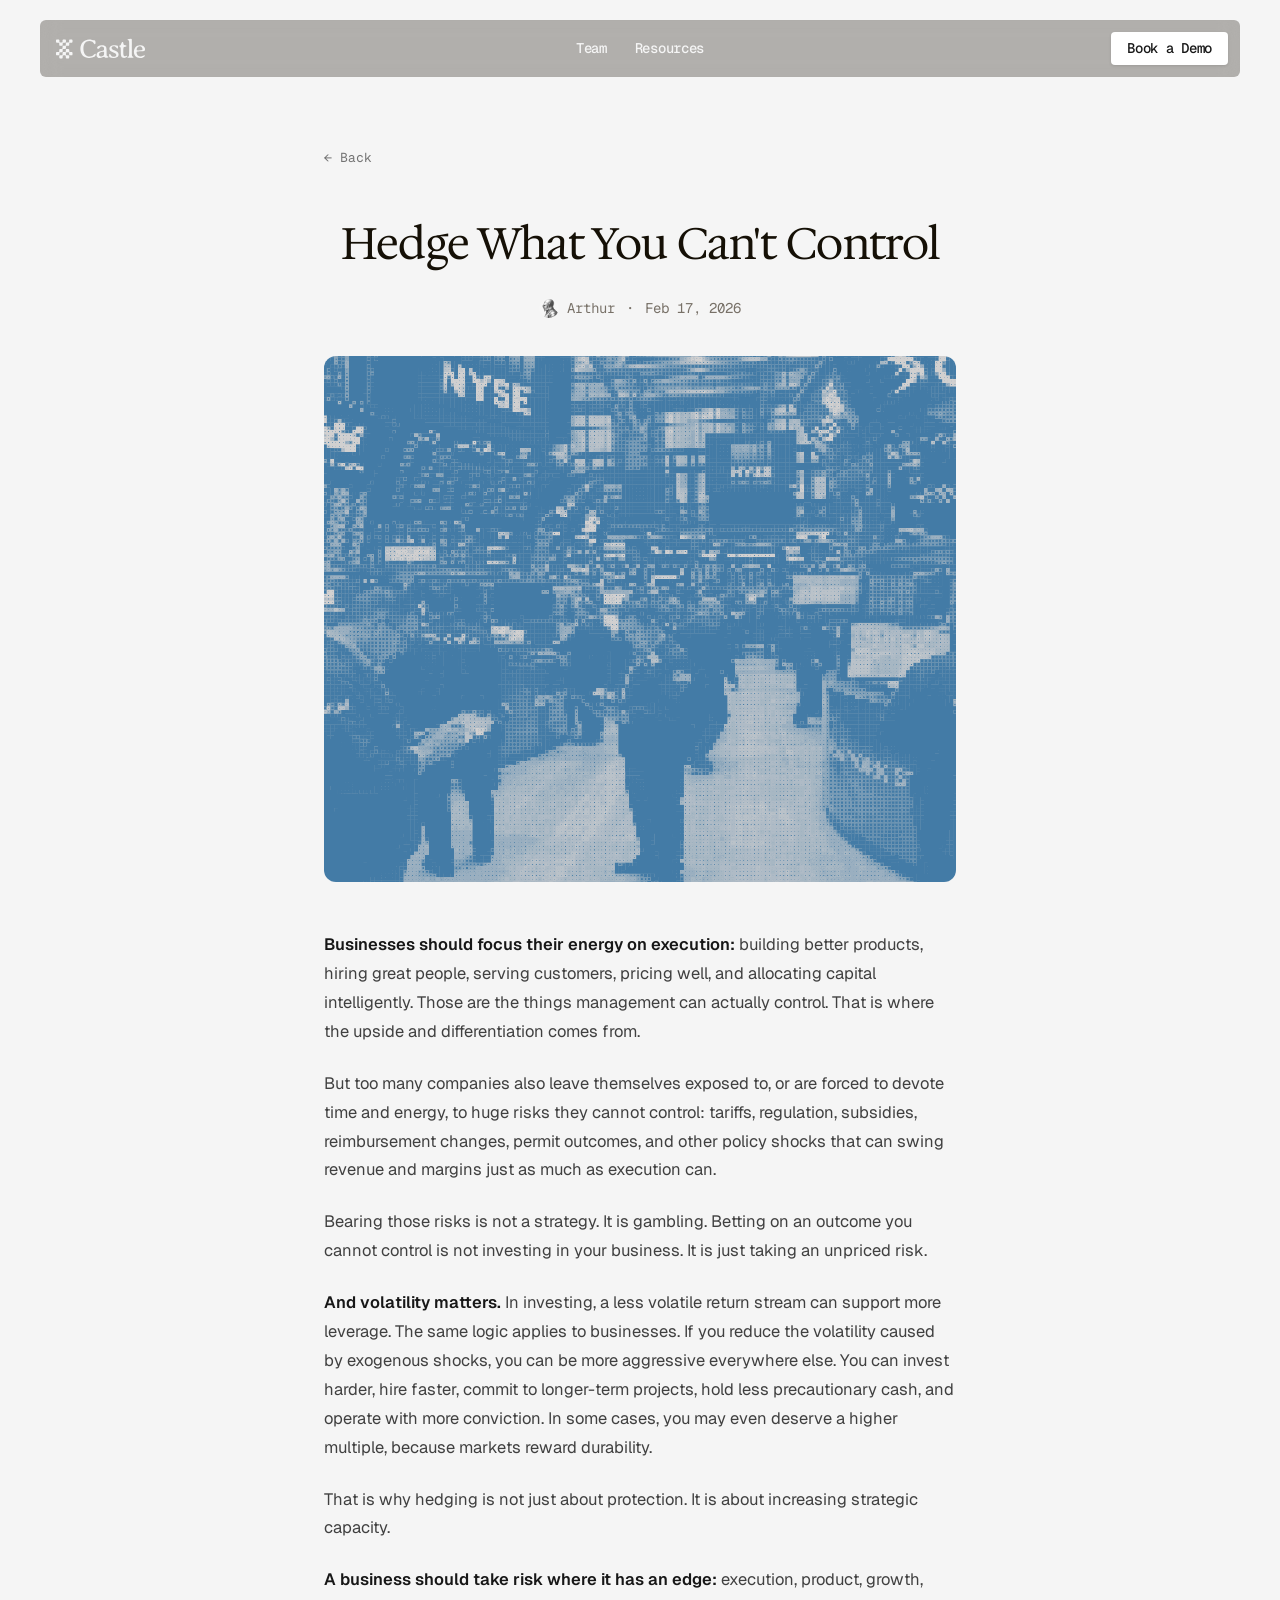
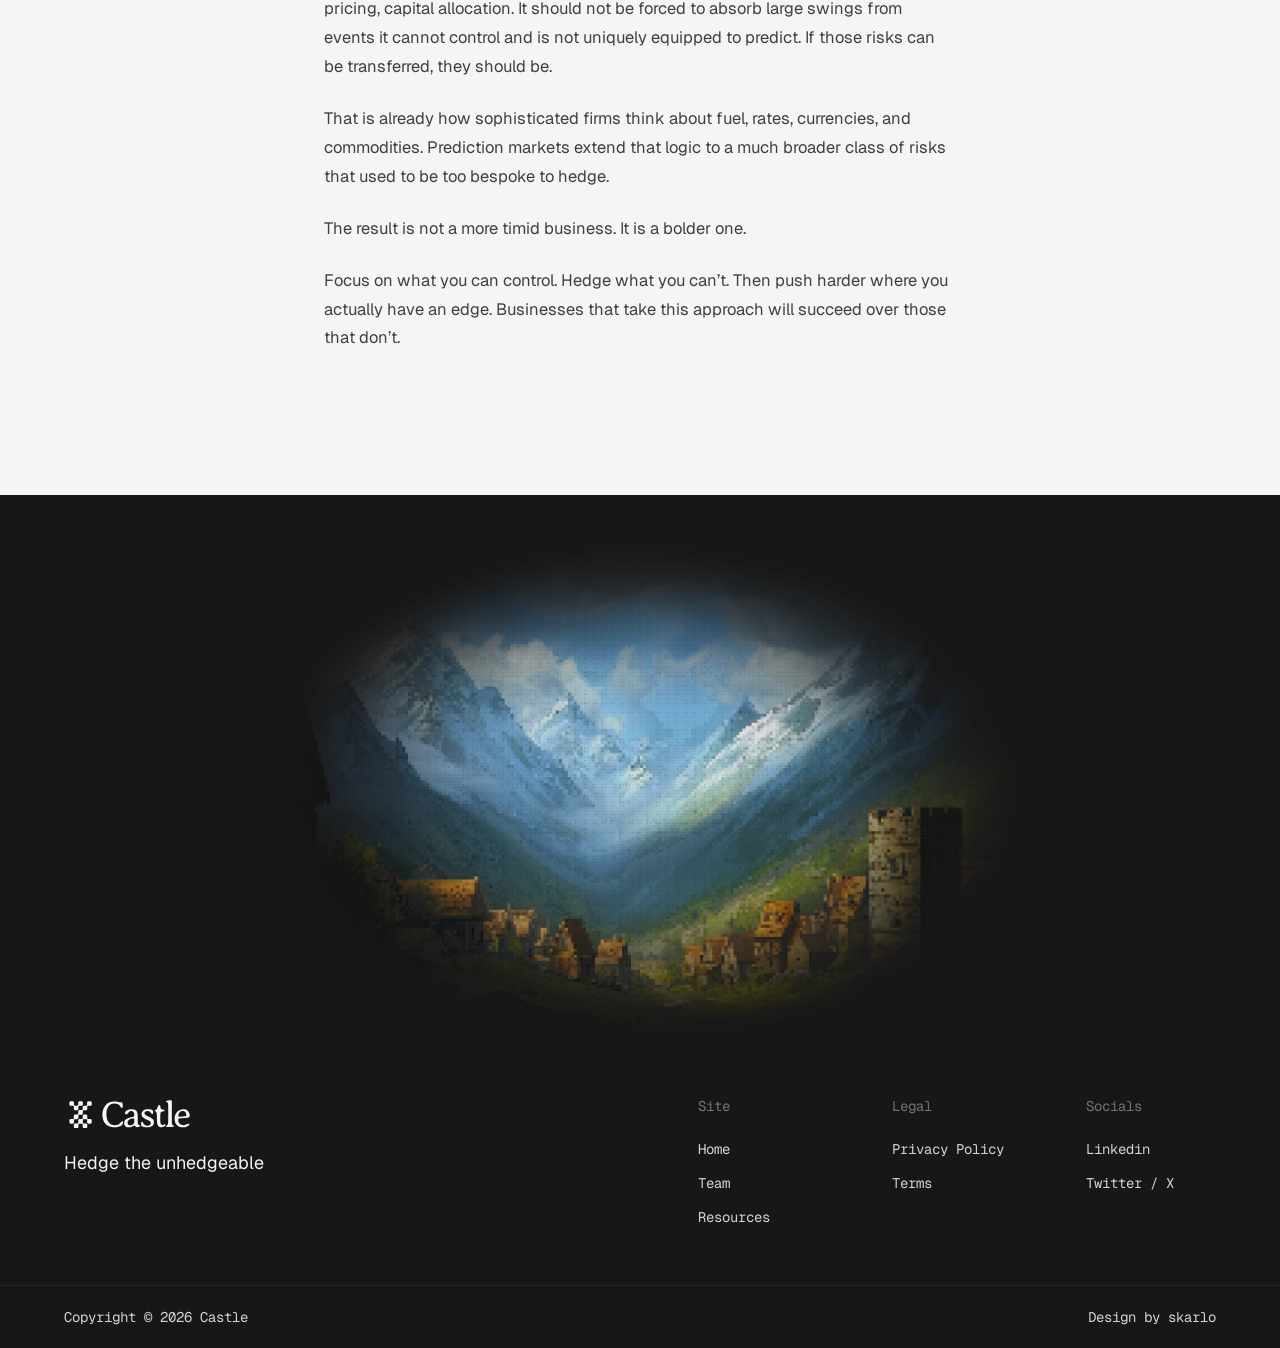
<file: resources/hedge-what-you-cant-control/index.html>
<!DOCTYPE html>
<html lang="en">
<head>
  <meta charset="utf-8">
  <meta name="viewport" content="width=device-width, initial-scale=1">
  <title>Hedge What You Can't Control — Castle</title>
  <meta name="description" content="Businesses should focus their energy on execution and hedge the risks they cannot control — tariffs, regulation, subsidies, and other policy shocks.">

  <link rel="icon" href="/assets/images/favicon-light.png" media="(prefers-color-scheme: light)">
  <link rel="icon" href="/assets/images/favicon-dark.png" media="(prefers-color-scheme: dark)">

  <!-- Open Graph -->
  <meta property="og:title" content="Hedge What You Can't Control — Castle">
  <meta property="og:description" content="Businesses should focus their energy on execution and hedge the risks they cannot control — tariffs, regulation, subsidies, and other policy shocks.">
  <meta property="og:image" content="/assets/images/og-image.png">
  <meta property="og:type" content="article">
  <meta name="twitter:card" content="summary_large_image">

  <link rel="preconnect" href="https://fonts.googleapis.com">
  <link rel="preconnect" href="https://fonts.gstatic.com" crossorigin>
  <link href="https://fonts.googleapis.com/css2?family=Geist:wght@400;500;600&family=Geist+Mono:wght@400;500;600;700&family=Hedvig+Letters+Serif:opsz@12..24&display=swap" rel="stylesheet">

  <link rel="stylesheet" href="/assets/css/site.css">
</head>
<body>

  <!-- ============ Navigation ============ -->
  <nav class="site-nav">
    <div class="nav-inner">
      <a class="nav-logo" href="/" aria-label="Castle home">
        <img src="/assets/images/castle-logo-white.svg" alt="Castle">
      </a>
      <div class="nav-links">
        <a href="/team/">Team</a>
        <a href="/resources/">Resources</a>
      </div>
      <div class="nav-right">
        <a class="btn btn-light btn-sm nav-cta" href="https://calendar.app.google/ibrjFeohvhhuPHoo8" target="_blank" rel="noopener">Book a Demo</a>
        <button class="nav-burger" aria-label="Menu" aria-expanded="false">
          <span></span><span></span>
        </button>
      </div>
    </div>
  </nav>
  <div class="mobile-menu">
    <a href="/team/">Team</a>
    <a href="/resources/">Resources</a>
    <a class="btn btn-light btn-sm" href="https://calendar.app.google/ibrjFeohvhhuPHoo8" target="_blank" rel="noopener">Book a Demo</a>
  </div>

  <!-- ============ Article ============ -->
  <main class="page-main">
    <article class="article">
      <a class="back-link" href="/resources/">&larr; Back</a>
      <h1>Hedge What You Can't Control</h1>
      <div class="blog-meta">
        <img src="/assets/images/avatar-knight.png" alt=""> Arthur <span>・</span> Feb 17, 2026
      </div>
      <img class="cover" src="/assets/images/blog-hedge-what-you-cant-control.png" alt="">

      <div class="prose">
        <p><strong>Businesses should focus their energy on execution:</strong> building better products, hiring great people, serving customers, pricing well, and allocating capital intelligently. Those are the things management can actually control. That is where the upside and differentiation comes from.</p>

        <p>But too many companies also leave themselves exposed to, or are forced to devote time and energy, to huge risks they cannot control: tariffs, regulation, subsidies, reimbursement changes, permit outcomes, and other policy shocks that can swing revenue and margins just as much as execution can.</p>

        <p>Bearing those risks is not a strategy. It is gambling. Betting on an outcome you cannot control is not investing in your business. It is just taking an unpriced risk.</p>

        <p><strong>And volatility matters. </strong>In investing, a less volatile return stream can support more leverage. The same logic applies to businesses. If you reduce the volatility caused by exogenous shocks, you can be more aggressive everywhere else. You can invest harder, hire faster, commit to longer-term projects, hold less precautionary cash, and operate with more conviction. In some cases, you may even deserve a higher multiple, because markets reward durability.</p>

        <p>That is why hedging is not just about protection. It is about increasing strategic capacity.</p>

        <p><strong>A business should take risk where it has an edge: </strong>execution, product, growth, pricing, capital allocation. It should not be forced to absorb large swings from events it cannot control and is not uniquely equipped to predict. If those risks can be transferred, they should be.</p>

        <p>That is already how sophisticated firms think about fuel, rates, currencies, and commodities. Prediction markets extend that logic to a much broader class of risks that used to be too bespoke to hedge.</p>

        <p>The result is not a more timid business. It is a bolder one.</p>

        <p>Focus on what you can control. Hedge what you can’t. Then push harder where you actually have an edge. Businesses that take this approach will succeed over those that don’t.</p>
      </div>
    </article>
  </main>

  <!-- ============ Footer ============ -->
  <footer class="site-footer">
    <div class="footer-art">
      <img src="/assets/images/footer-landscape.webp" alt="Nature landscape illustration" loading="lazy">
    </div>
    <div class="footer-main">
      <div class="footer-brand">
        <img src="/assets/images/castle-logo-white.svg" alt="Castle">
        <p>Hedge the unhedgeable</p>
      </div>
      <div class="footer-cols">
        <div class="footer-col">
          <span class="col-title">Site</span>
          <a href="/">Home</a>
          <a href="/team/">Team</a>
          <a href="/resources/">Resources</a>
        </div>
        <div class="footer-col">
          <span class="col-title">Legal</span>
          <a href="/privacy-policy/">Privacy Policy</a>
          <a href="/terms-of-service/">Terms</a>
        </div>
        <div class="footer-col">
          <span class="col-title">Socials</span>
          <span>Linkedin</span>
          <span>Twitter / X</span>
        </div>
      </div>
    </div>
    <div class="footer-bottom">
      <div class="inner">
        <span>Copyright © 2026 Castle</span>
        <a href="https://skarlo.co" target="_blank" rel="noopener">Design by skarlo</a>
      </div>
    </div>
  </footer>

  <script src="/assets/js/site.js"></script>
</body>
</html>
</file>
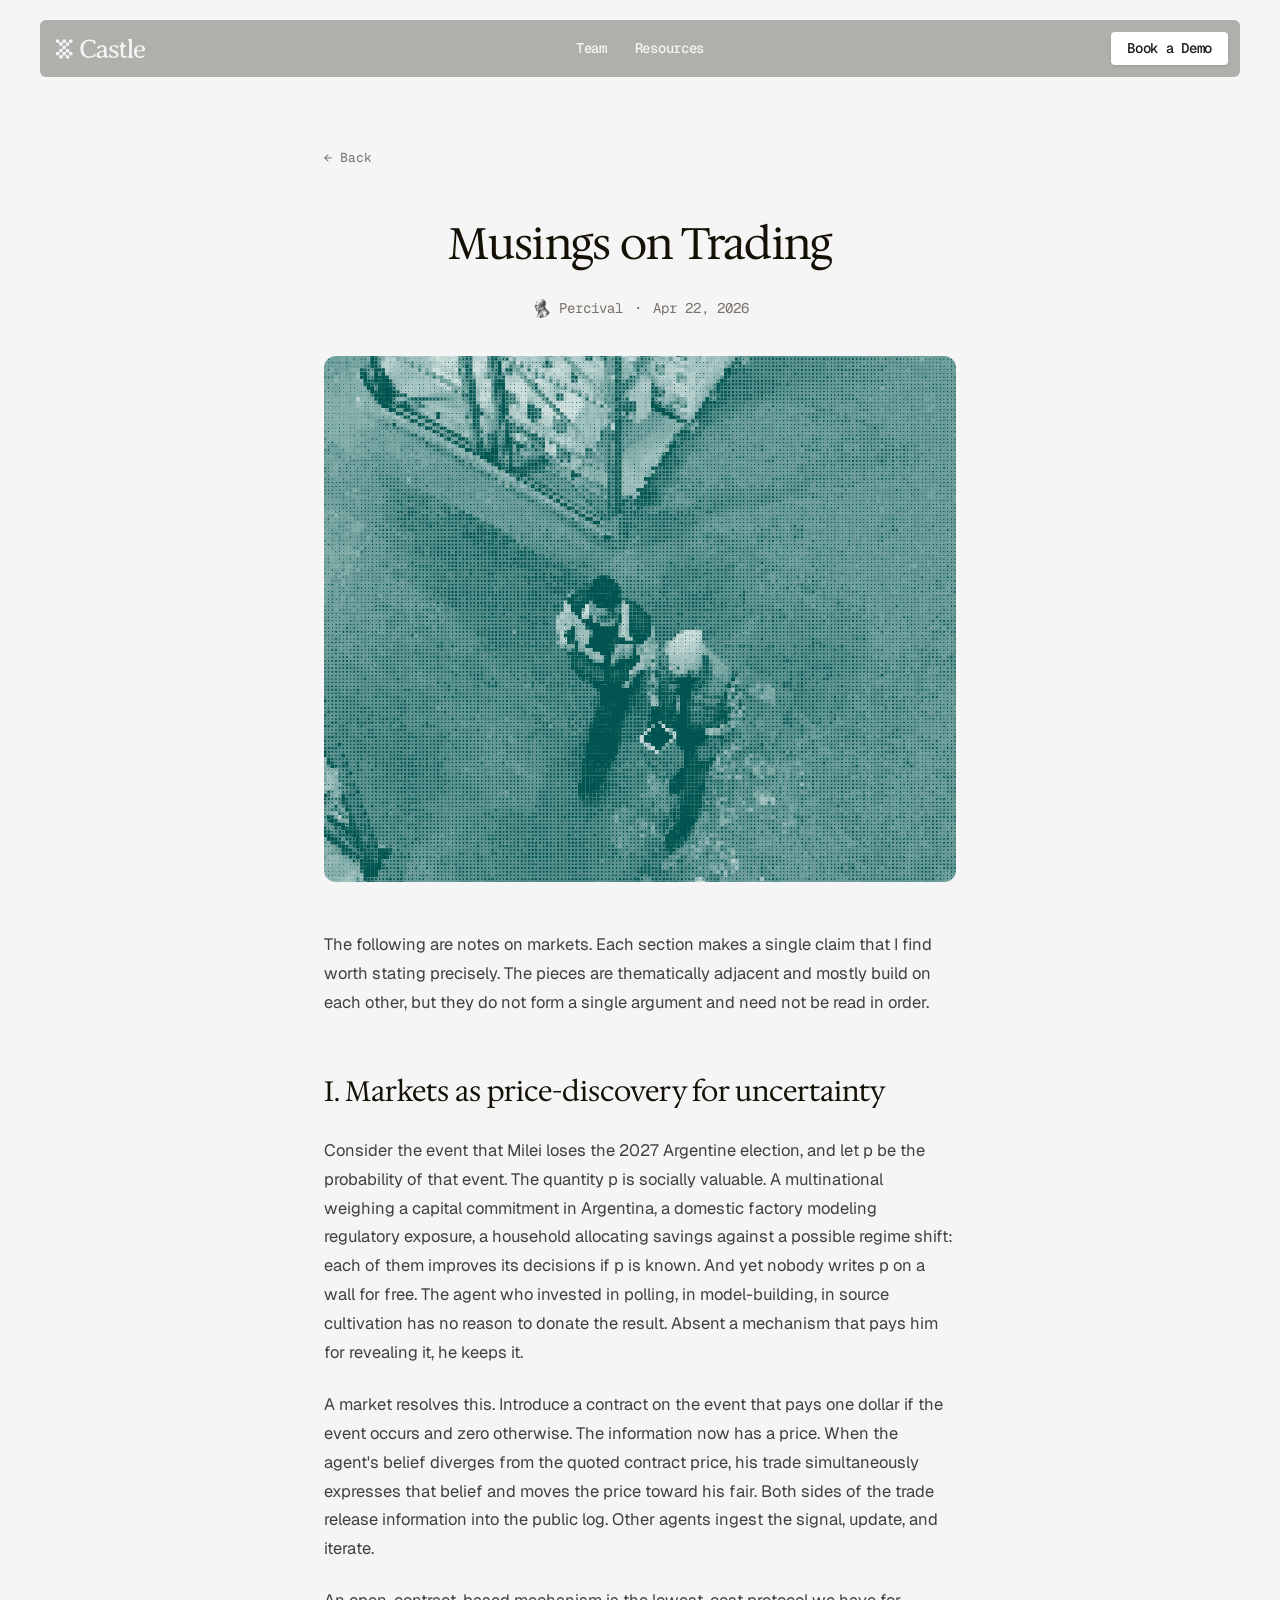
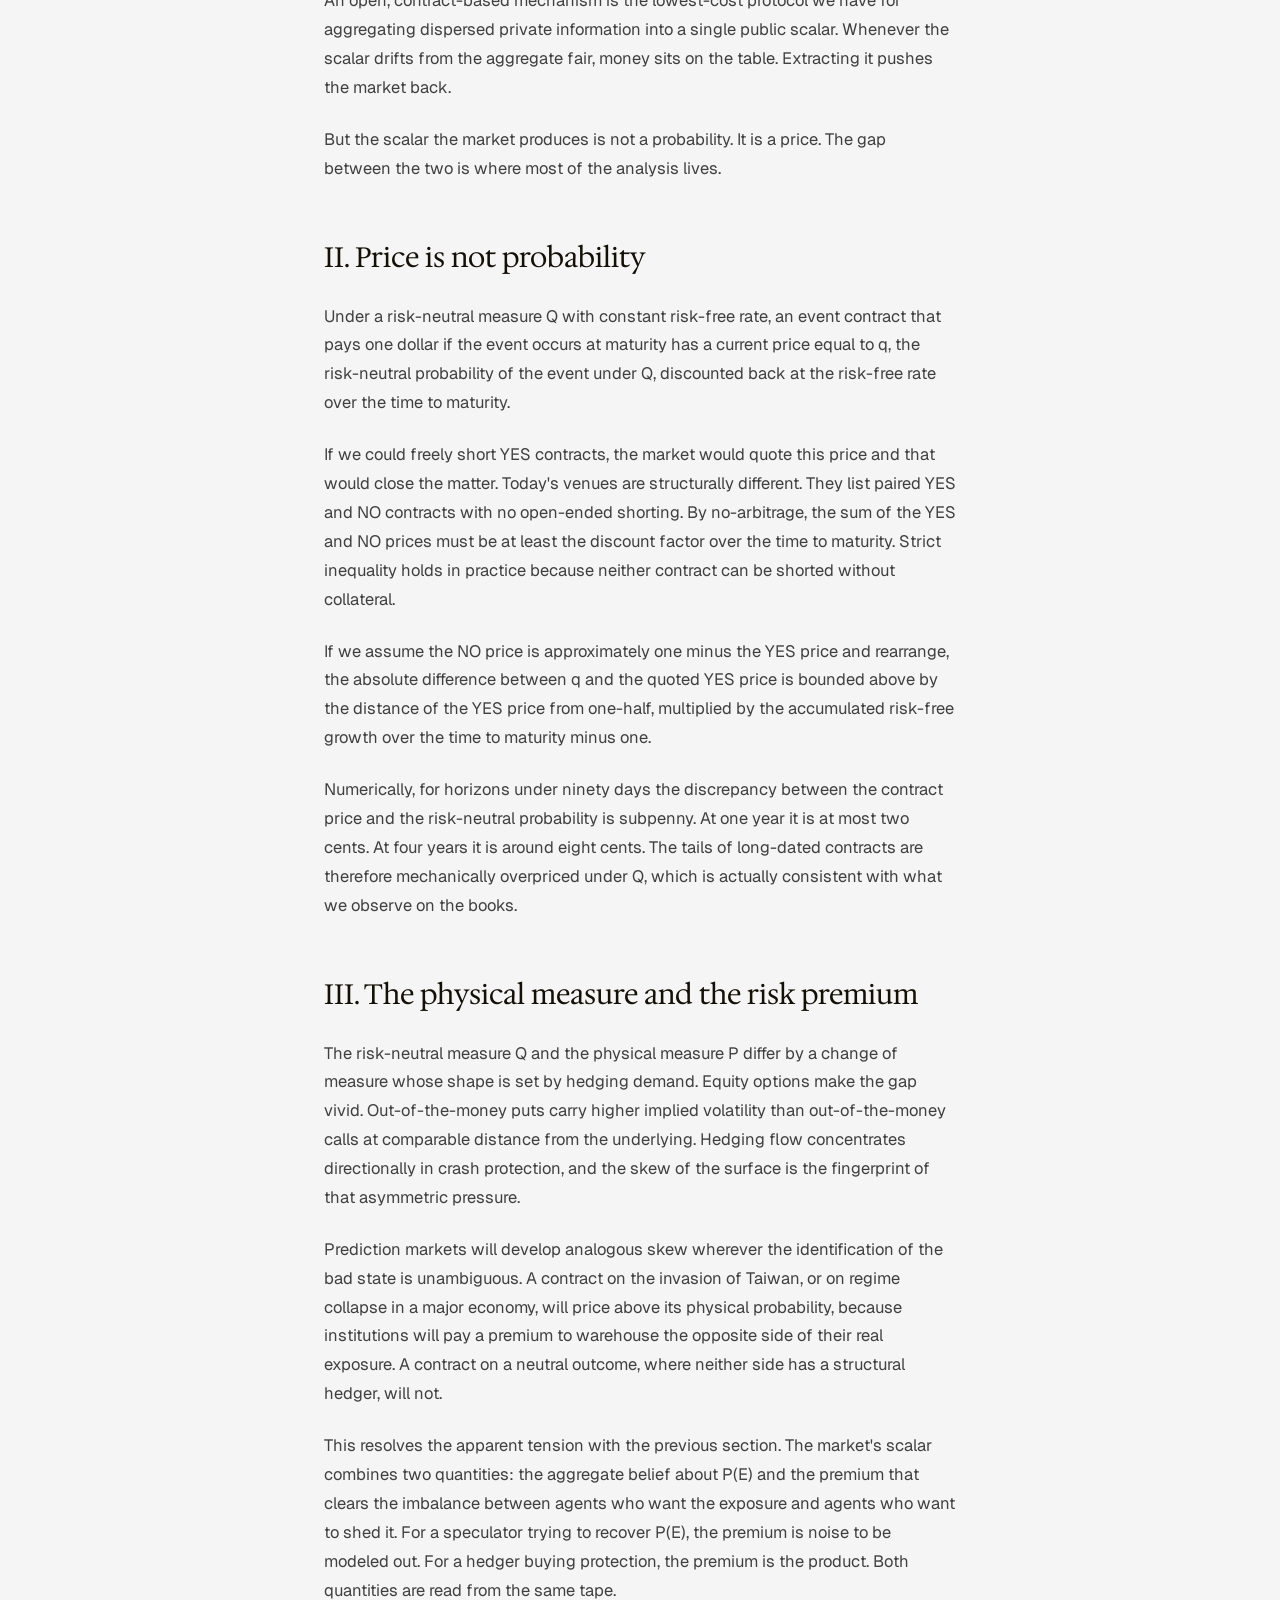
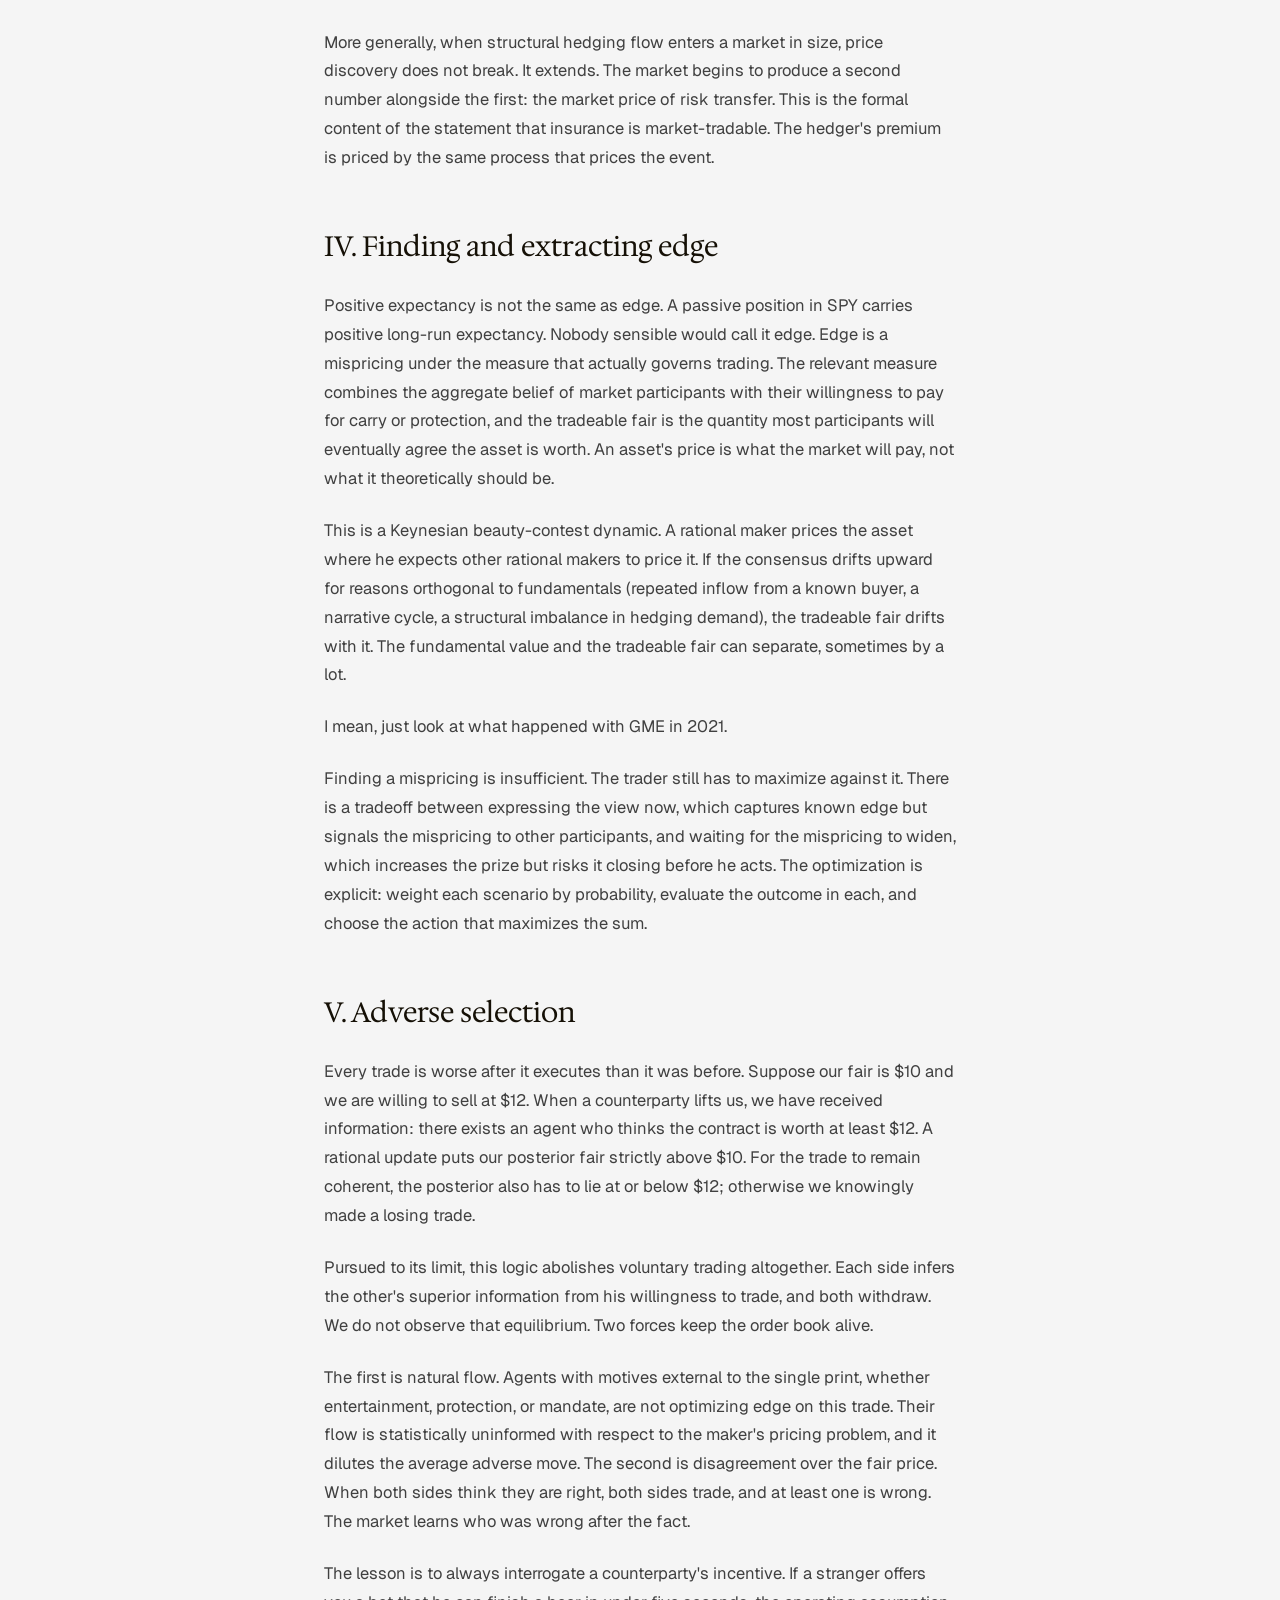
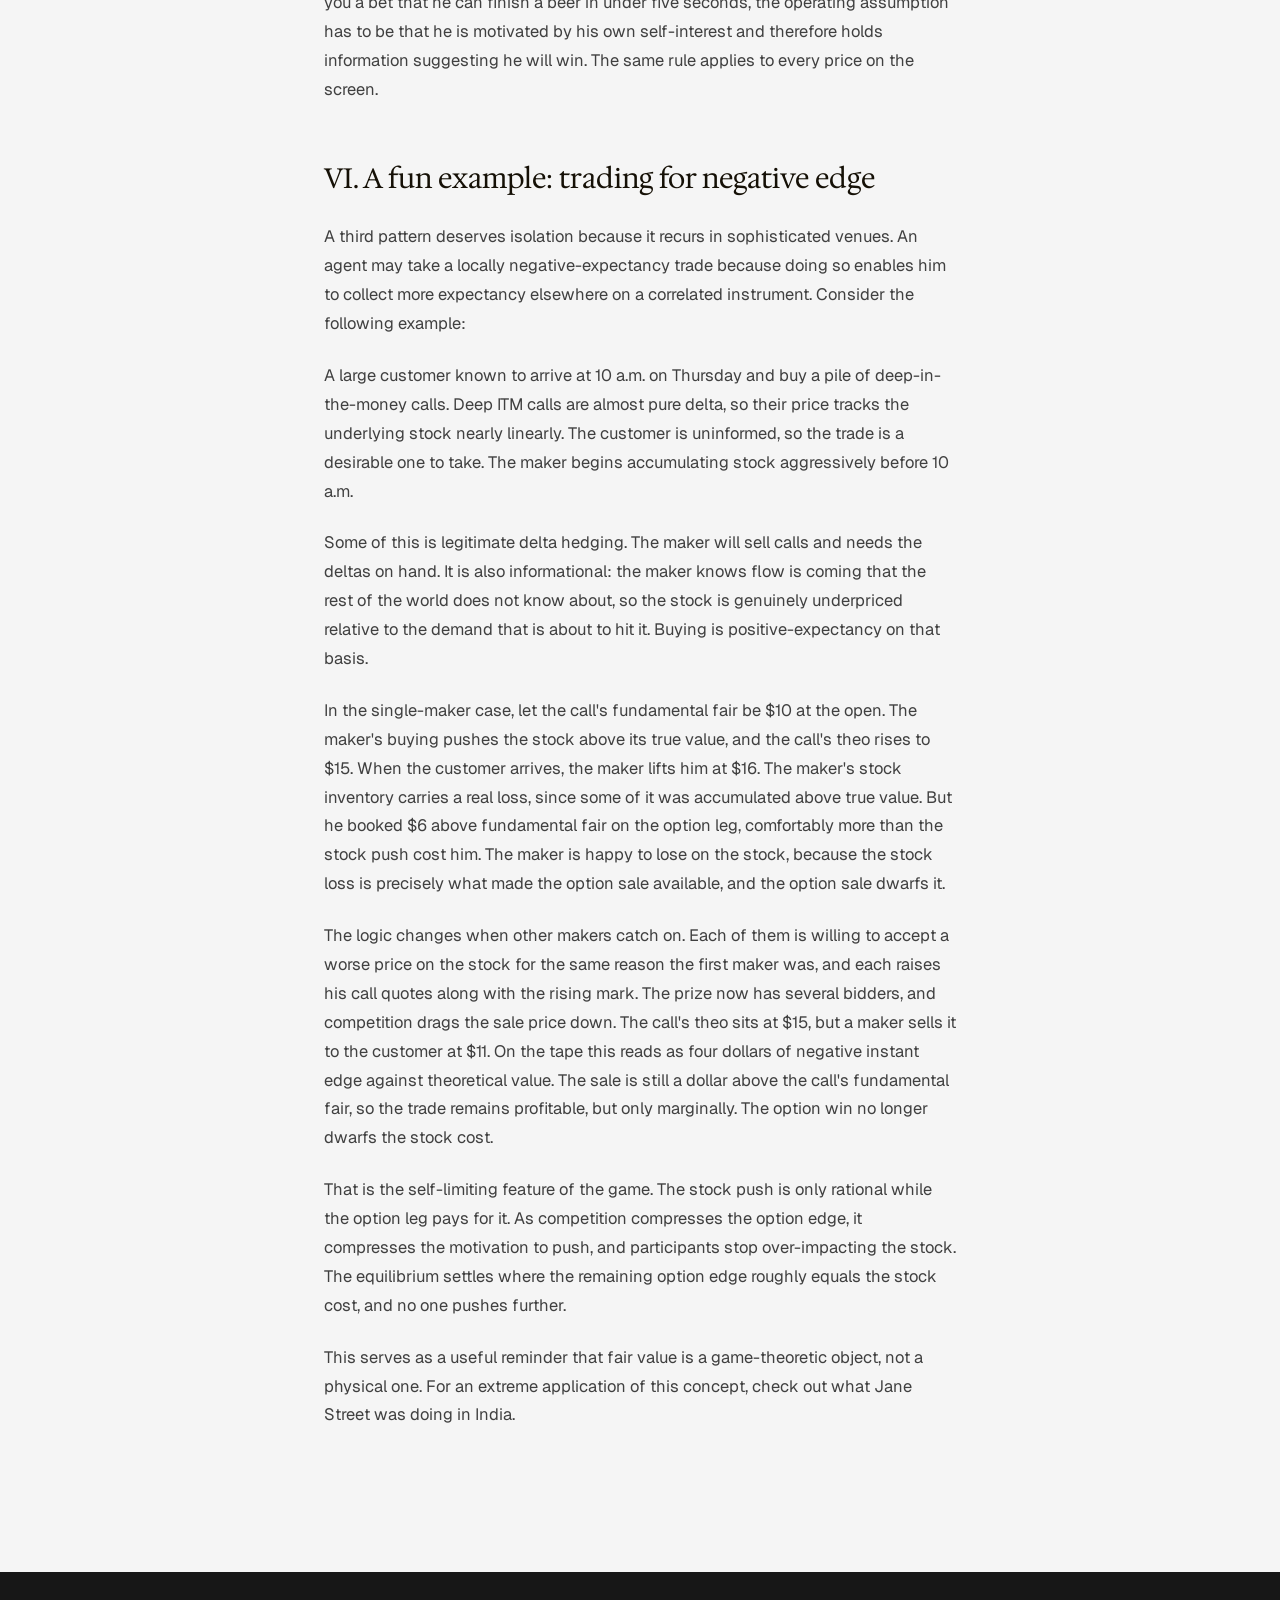
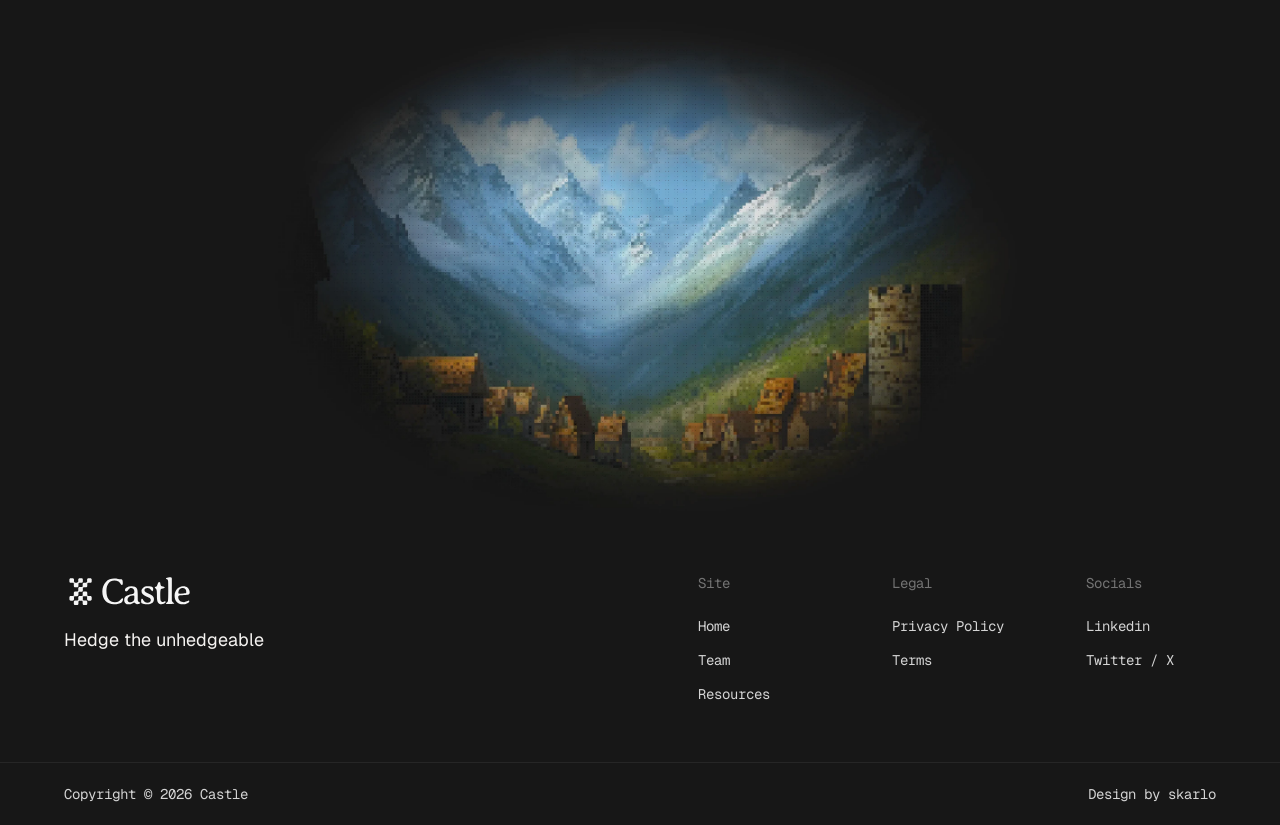
<file: resources/musings-on-trading/index.html>
<!DOCTYPE html>
<html lang="en">
<head>
  <meta charset="utf-8">
  <meta name="viewport" content="width=device-width, initial-scale=1">
  <title>Musings on Trading — Castle</title>
  <meta name="description" content="Notes on markets: price discovery for uncertainty, risk-neutral vs physical measures, edge, adverse selection, and trading for negative edge.">

  <link rel="icon" href="/assets/images/favicon-light.png" media="(prefers-color-scheme: light)">
  <link rel="icon" href="/assets/images/favicon-dark.png" media="(prefers-color-scheme: dark)">

  <!-- Open Graph -->
  <meta property="og:title" content="Musings on Trading — Castle">
  <meta property="og:description" content="Notes on markets: price discovery for uncertainty, risk-neutral vs physical measures, edge, adverse selection, and trading for negative edge.">
  <meta property="og:image" content="/assets/images/og-image.png">
  <meta property="og:type" content="article">
  <meta name="twitter:card" content="summary_large_image">

  <link rel="preconnect" href="https://fonts.googleapis.com">
  <link rel="preconnect" href="https://fonts.gstatic.com" crossorigin>
  <link href="https://fonts.googleapis.com/css2?family=Geist:wght@400;500;600&family=Geist+Mono:wght@400;500;600;700&family=Hedvig+Letters+Serif:opsz@12..24&display=swap" rel="stylesheet">

  <link rel="stylesheet" href="/assets/css/site.css">
</head>
<body>

  <!-- ============ Navigation ============ -->
  <nav class="site-nav">
    <div class="nav-inner">
      <a class="nav-logo" href="/" aria-label="Castle home">
        <img src="/assets/images/castle-logo-white.svg" alt="Castle">
      </a>
      <div class="nav-links">
        <a href="/team/">Team</a>
        <a href="/resources/">Resources</a>
      </div>
      <div class="nav-right">
        <a class="btn btn-light btn-sm nav-cta" href="https://calendar.app.google/ibrjFeohvhhuPHoo8" target="_blank" rel="noopener">Book a Demo</a>
        <button class="nav-burger" aria-label="Menu" aria-expanded="false">
          <span></span><span></span>
        </button>
      </div>
    </div>
  </nav>
  <div class="mobile-menu">
    <a href="/team/">Team</a>
    <a href="/resources/">Resources</a>
    <a class="btn btn-light btn-sm" href="https://calendar.app.google/ibrjFeohvhhuPHoo8" target="_blank" rel="noopener">Book a Demo</a>
  </div>

  <!-- ============ Article ============ -->
  <main class="page-main">
    <article class="article">
      <a class="back-link" href="/resources/">&larr; Back</a>
      <h1>Musings on Trading</h1>
      <div class="blog-meta">
        <img src="/assets/images/avatar-knight.png" alt=""> Percival <span>・</span> Apr 22, 2026
      </div>
      <img class="cover" src="/assets/images/blog-musings-on-trading.png" alt="">

      <div class="prose">
        <p>The following are notes on markets. Each section makes a single claim that I find worth stating precisely. The pieces are thematically adjacent and mostly build on each other, but they do not form a single argument and need not be read in order.</p>

        <h2>I. Markets as price-discovery for uncertainty</h2>

        <p>Consider the event that Milei loses the 2027 Argentine election, and let p be the probability of that event. The quantity p is socially valuable. A multinational weighing a capital commitment in Argentina, a domestic factory modeling regulatory exposure, a household allocating savings against a possible regime shift: each of them improves its decisions if p is known. And yet nobody writes p on a wall for free. The agent who invested in polling, in model-building, in source cultivation has no reason to donate the result. Absent a mechanism that pays him for revealing it, he keeps it.</p>

        <p>A market resolves this. Introduce a contract on the event that pays one dollar if the event occurs and zero otherwise. The information now has a price. When the agent's belief diverges from the quoted contract price, his trade simultaneously expresses that belief and moves the price toward his fair. Both sides of the trade release information into the public log. Other agents ingest the signal, update, and iterate.</p>

        <p>An open, contract-based mechanism is the lowest-cost protocol we have for aggregating dispersed private information into a single public scalar. Whenever the scalar drifts from the aggregate fair, money sits on the table. Extracting it pushes the market back.</p>

        <p>But the scalar the market produces is not a probability. It is a price. The gap between the two is where most of the analysis lives.</p>

        <h2>II. Price is not probability</h2>

        <p>Under a risk-neutral measure Q with constant risk-free rate, an event contract that pays one dollar if the event occurs at maturity has a current price equal to q, the risk-neutral probability of the event under Q, discounted back at the risk-free rate over the time to maturity.</p>

        <p>If we could freely short YES contracts, the market would quote this price and that would close the matter. Today's venues are structurally different. They list paired YES and NO contracts with no open-ended shorting. By no-arbitrage, the sum of the YES and NO prices must be at least the discount factor over the time to maturity. Strict inequality holds in practice because neither contract can be shorted without collateral.</p>

        <p>If we assume the NO price is approximately one minus the YES price and rearrange, the absolute difference between q and the quoted YES price is bounded above by the distance of the YES price from one-half, multiplied by the accumulated risk-free growth over the time to maturity minus one.</p>

        <p>Numerically, for horizons under ninety days the discrepancy between the contract price and the risk-neutral probability is subpenny. At one year it is at most two cents. At four years it is around eight cents. The tails of long-dated contracts are therefore mechanically overpriced under Q, which is actually consistent with what we observe on the books.</p>

        <h2>III. The physical measure and the risk premium</h2>

        <p>The risk-neutral measure Q and the physical measure P differ by a change of measure whose shape is set by hedging demand. Equity options make the gap vivid. Out-of-the-money puts carry higher implied volatility than out-of-the-money calls at comparable distance from the underlying. Hedging flow concentrates directionally in crash protection, and the skew of the surface is the fingerprint of that asymmetric pressure.</p>

        <p>Prediction markets will develop analogous skew wherever the identification of the bad state is unambiguous. A contract on the invasion of Taiwan, or on regime collapse in a major economy, will price above its physical probability, because institutions will pay a premium to warehouse the opposite side of their real exposure. A contract on a neutral outcome, where neither side has a structural hedger, will not.</p>

        <p>This resolves the apparent tension with the previous section. The market's scalar combines two quantities: the aggregate belief about P(E) and the premium that clears the imbalance between agents who want the exposure and agents who want to shed it. For a speculator trying to recover P(E), the premium is noise to be modeled out. For a hedger buying protection, the premium is the product. Both quantities are read from the same tape.</p>

        <p>More generally, when structural hedging flow enters a market in size, price discovery does not break. It extends. The market begins to produce a second number alongside the first: the market price of risk transfer. This is the formal content of the statement that insurance is market-tradable. The hedger's premium is priced by the same process that prices the event.</p>

        <h2>IV. Finding and extracting edge</h2>

        <p>Positive expectancy is not the same as edge. A passive position in SPY carries positive long-run expectancy. Nobody sensible would call it edge. Edge is a mispricing under the measure that actually governs trading. The relevant measure combines the aggregate belief of market participants with their willingness to pay for carry or protection, and the tradeable fair is the quantity most participants will eventually agree the asset is worth. An asset's price is what the market will pay, not what it theoretically should be.</p>

        <p>This is a Keynesian beauty-contest dynamic. A rational maker prices the asset where he expects other rational makers to price it. If the consensus drifts upward for reasons orthogonal to fundamentals (repeated inflow from a known buyer, a narrative cycle, a structural imbalance in hedging demand), the tradeable fair drifts with it. The fundamental value and the tradeable fair can separate, sometimes by a lot.</p>

        <p>I mean, just look at what happened with GME in 2021.</p>

        <p>Finding a mispricing is insufficient. The trader still has to maximize against it. There is a tradeoff between expressing the view now, which captures known edge but signals the mispricing to other participants, and waiting for the mispricing to widen, which increases the prize but risks it closing before he acts. The optimization is explicit: weight each scenario by probability, evaluate the outcome in each, and choose the action that maximizes the sum.</p>

        <h2>V. Adverse selection</h2>

        <p>Every trade is worse after it executes than it was before. Suppose our fair is $10 and we are willing to sell at $12. When a counterparty lifts us, we have received information: there exists an agent who thinks the contract is worth at least $12. A rational update puts our posterior fair strictly above $10. For the trade to remain coherent, the posterior also has to lie at or below $12; otherwise we knowingly made a losing trade.</p>

        <p>Pursued to its limit, this logic abolishes voluntary trading altogether. Each side infers the other's superior information from his willingness to trade, and both withdraw. We do not observe that equilibrium. Two forces keep the order book alive.</p>

        <p>The first is natural flow. Agents with motives external to the single print, whether entertainment, protection, or mandate, are not optimizing edge on this trade. Their flow is statistically uninformed with respect to the maker's pricing problem, and it dilutes the average adverse move. The second is disagreement over the fair price. When both sides think they are right, both sides trade, and at least one is wrong. The market learns who was wrong after the fact.</p>

        <p>The lesson is to always interrogate a counterparty's incentive. If a stranger offers you a bet that he can finish a beer in under five seconds, the operating assumption has to be that he is motivated by his own self-interest and therefore holds information suggesting he will win. The same rule applies to every price on the screen.</p>

        <h2>VI. A fun example: trading for negative edge</h2>

        <p>A third pattern deserves isolation because it recurs in sophisticated venues. An agent may take a locally negative-expectancy trade because doing so enables him to collect more expectancy elsewhere on a correlated instrument. Consider the following example:</p>

        <p>A large customer known to arrive at 10 a.m. on Thursday and buy a pile of deep-in-the-money calls. Deep ITM calls are almost pure delta, so their price tracks the underlying stock nearly linearly. The customer is uninformed, so the trade is a desirable one to take. The maker begins accumulating stock aggressively before 10 a.m.</p>

        <p>Some of this is legitimate delta hedging. The maker will sell calls and needs the deltas on hand. It is also informational: the maker knows flow is coming that the rest of the world does not know about, so the stock is genuinely underpriced relative to the demand that is about to hit it. Buying is positive-expectancy on that basis.</p>

        <p>In the single-maker case, let the call's fundamental fair be $10 at the open. The maker's buying pushes the stock above its true value, and the call's theo rises to $15. When the customer arrives, the maker lifts him at $16. The maker's stock inventory carries a real loss, since some of it was accumulated above true value. But he booked $6 above fundamental fair on the option leg, comfortably more than the stock push cost him. The maker is happy to lose on the stock, because the stock loss is precisely what made the option sale available, and the option sale dwarfs it.</p>

        <p>The logic changes when other makers catch on. Each of them is willing to accept a worse price on the stock for the same reason the first maker was, and each raises his call quotes along with the rising mark. The prize now has several bidders, and competition drags the sale price down. The call's theo sits at $15, but a maker sells it to the customer at $11. On the tape this reads as four dollars of negative instant edge against theoretical value. The sale is still a dollar above the call's fundamental fair, so the trade remains profitable, but only marginally. The option win no longer dwarfs the stock cost.</p>

        <p>That is the self-limiting feature of the game. The stock push is only rational while the option leg pays for it. As competition compresses the option edge, it compresses the motivation to push, and participants stop over-impacting the stock. The equilibrium settles where the remaining option edge roughly equals the stock cost, and no one pushes further.</p>

        <p>This serves as a useful reminder that fair value is a game-theoretic object, not a physical one. For an extreme application of this concept, check out what Jane Street was doing in India.</p>
      </div>
    </article>
  </main>

  <!-- ============ Footer ============ -->
  <footer class="site-footer">
    <div class="footer-art">
      <img src="/assets/images/footer-landscape.webp" alt="Nature landscape illustration" loading="lazy">
    </div>
    <div class="footer-main">
      <div class="footer-brand">
        <img src="/assets/images/castle-logo-white.svg" alt="Castle">
        <p>Hedge the unhedgeable</p>
      </div>
      <div class="footer-cols">
        <div class="footer-col">
          <span class="col-title">Site</span>
          <a href="/">Home</a>
          <a href="/team/">Team</a>
          <a href="/resources/">Resources</a>
        </div>
        <div class="footer-col">
          <span class="col-title">Legal</span>
          <a href="/privacy-policy/">Privacy Policy</a>
          <a href="/terms-of-service/">Terms</a>
        </div>
        <div class="footer-col">
          <span class="col-title">Socials</span>
          <span>Linkedin</span>
          <span>Twitter / X</span>
        </div>
      </div>
    </div>
    <div class="footer-bottom">
      <div class="inner">
        <span>Copyright © 2026 Castle</span>
        <a href="https://skarlo.co" target="_blank" rel="noopener">Design by skarlo</a>
      </div>
    </div>
  </footer>

  <script src="/assets/js/site.js"></script>
</body>
</html>
</file>
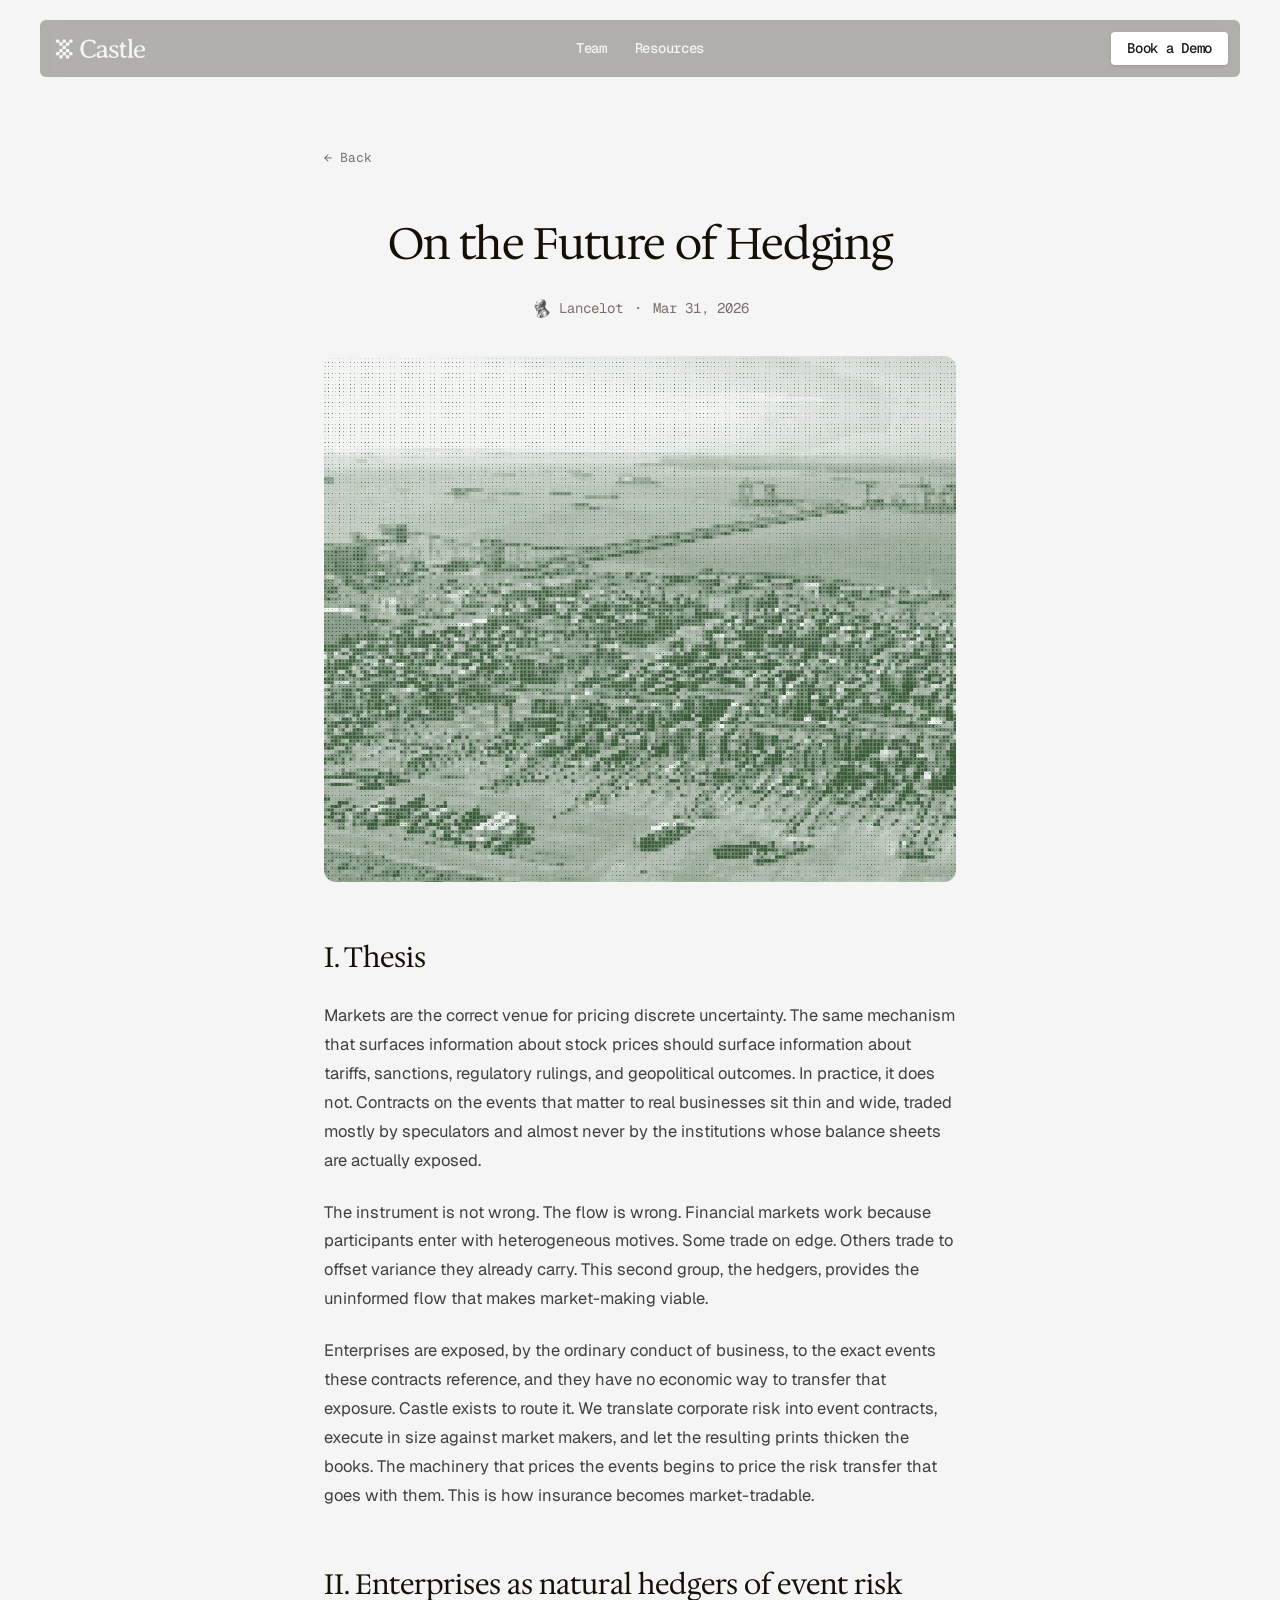
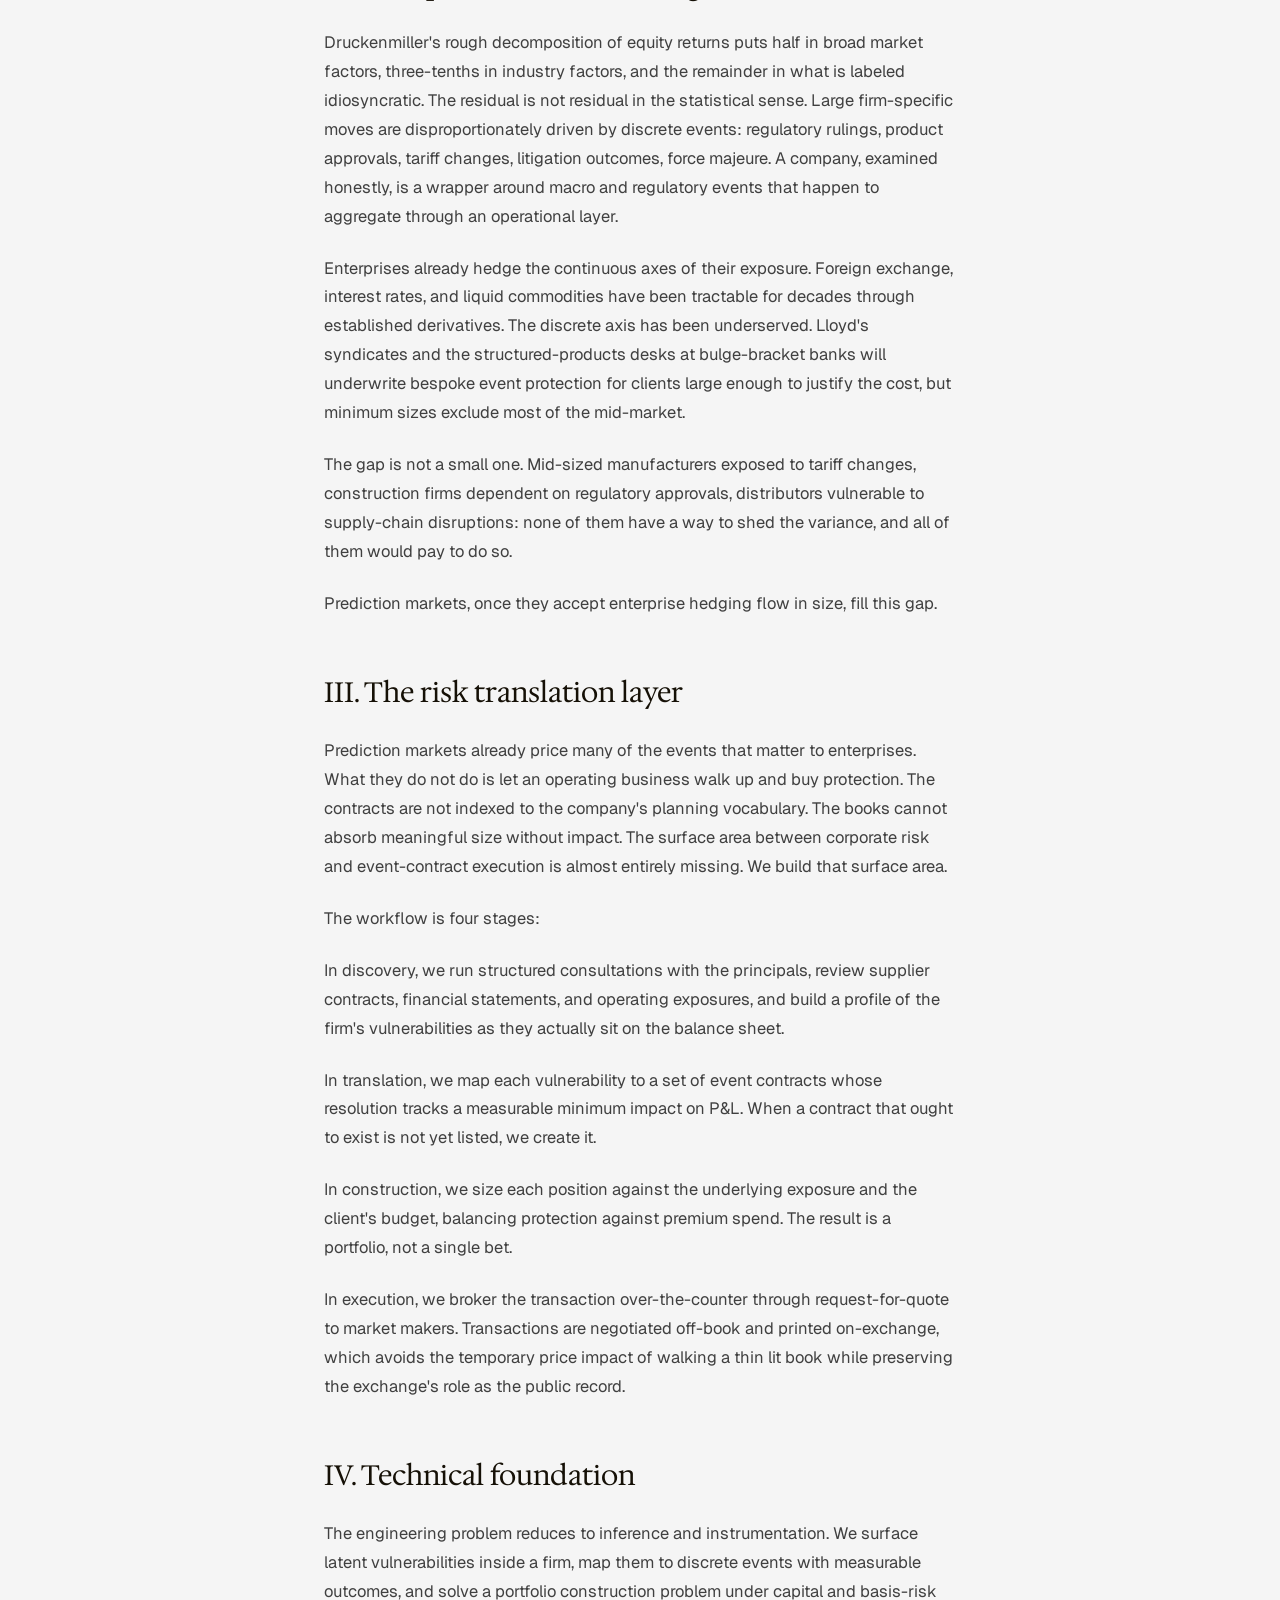
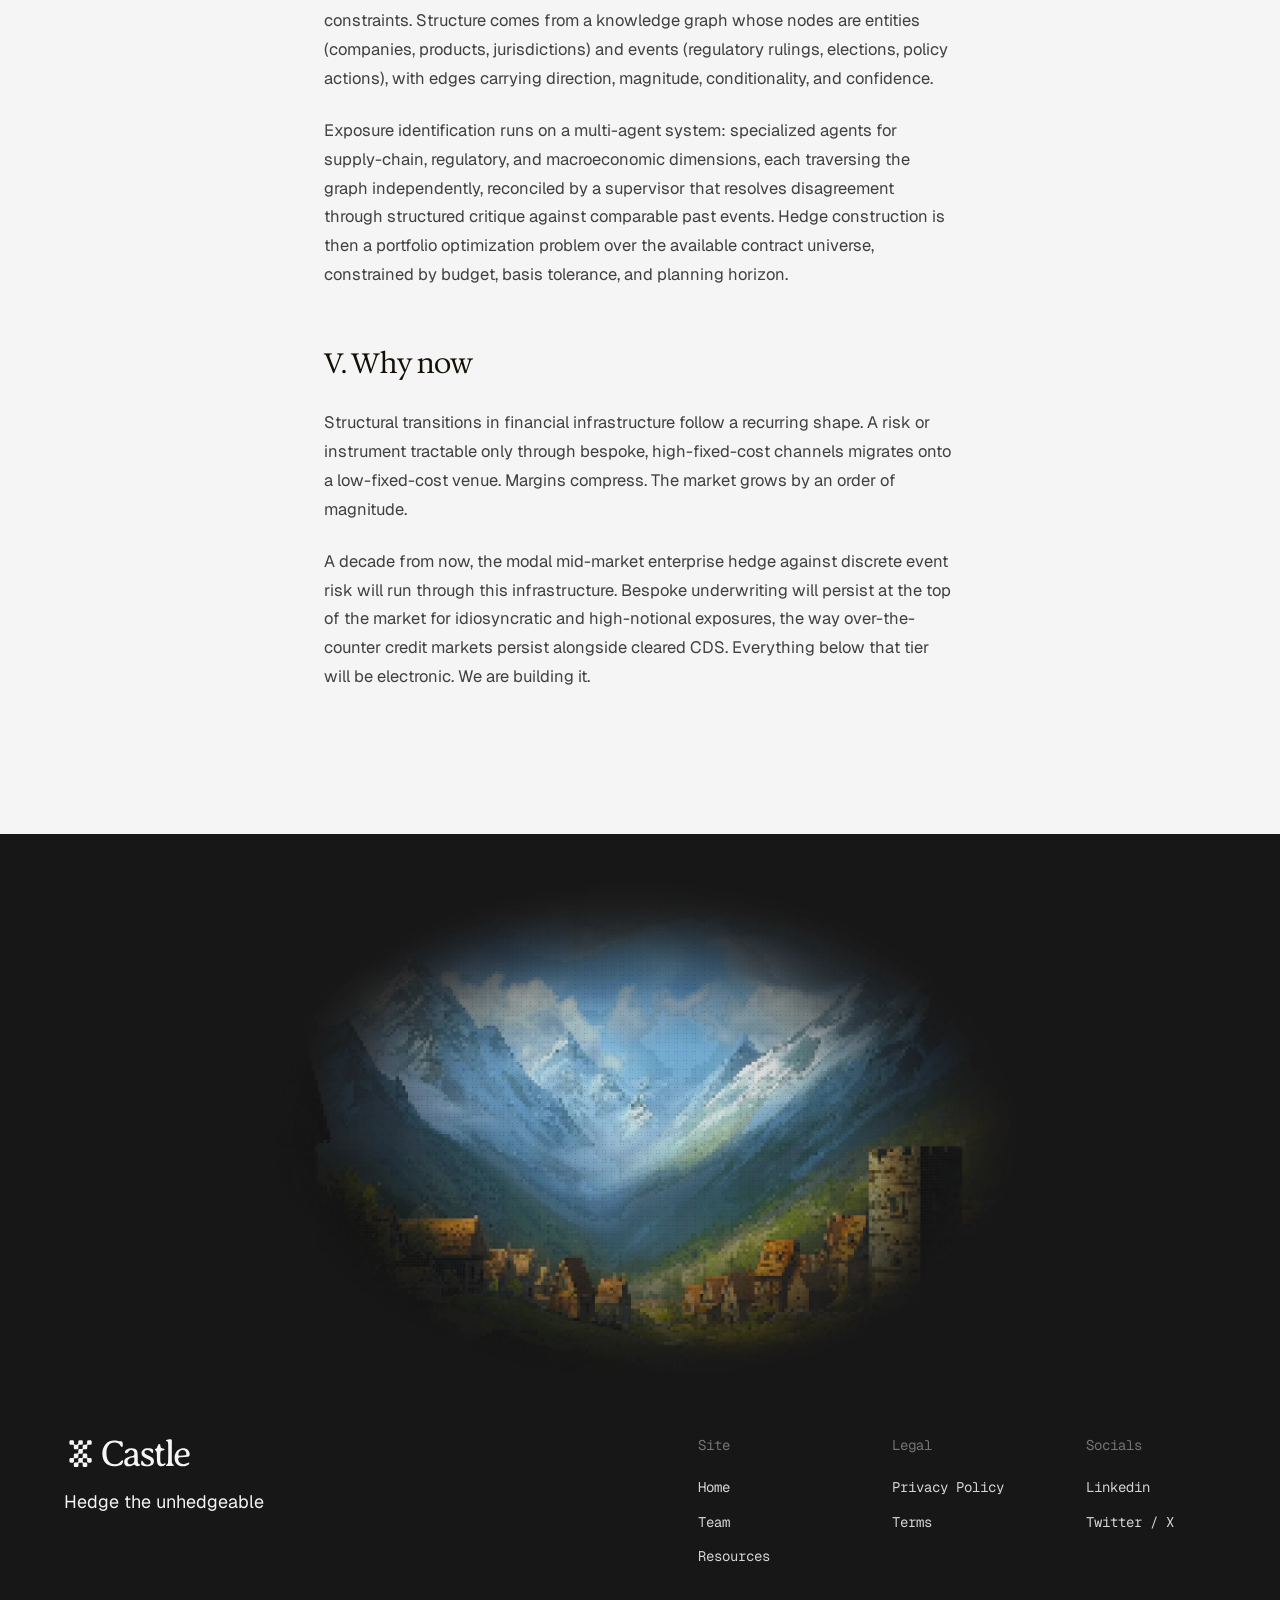
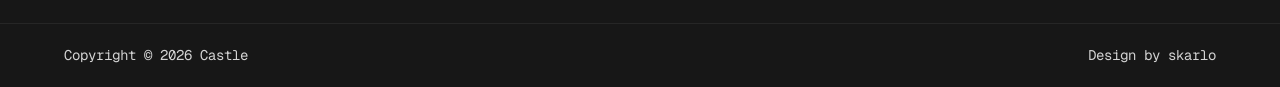
<file: resources/on-the-future-of-hedging/index.html>
<!DOCTYPE html>
<html lang="en">
<head>
  <meta charset="utf-8">
  <meta name="viewport" content="width=device-width, initial-scale=1">
  <title>On the Future of Hedging — Castle</title>
  <meta name="description" content="On the Future of Hedging — how enterprise hedging flow turns prediction markets into the venue for transferring discrete event risk.">

  <link rel="icon" href="/assets/images/favicon-light.png" media="(prefers-color-scheme: light)">
  <link rel="icon" href="/assets/images/favicon-dark.png" media="(prefers-color-scheme: dark)">

  <!-- Open Graph -->
  <meta property="og:title" content="On the Future of Hedging — Castle">
  <meta property="og:description" content="On the Future of Hedging — how enterprise hedging flow turns prediction markets into the venue for transferring discrete event risk.">
  <meta property="og:image" content="/assets/images/og-image.png">
  <meta property="og:type" content="article">
  <meta name="twitter:card" content="summary_large_image">

  <link rel="preconnect" href="https://fonts.googleapis.com">
  <link rel="preconnect" href="https://fonts.gstatic.com" crossorigin>
  <link href="https://fonts.googleapis.com/css2?family=Geist:wght@400;500;600&family=Geist+Mono:wght@400;500;600;700&family=Hedvig+Letters+Serif:opsz@12..24&display=swap" rel="stylesheet">

  <link rel="stylesheet" href="/assets/css/site.css">
</head>
<body>

  <!-- ============ Navigation ============ -->
  <nav class="site-nav">
    <div class="nav-inner">
      <a class="nav-logo" href="/" aria-label="Castle home">
        <img src="/assets/images/castle-logo-white.svg" alt="Castle">
      </a>
      <div class="nav-links">
        <a href="/team/">Team</a>
        <a href="/resources/">Resources</a>
      </div>
      <div class="nav-right">
        <a class="btn btn-light btn-sm nav-cta" href="https://calendar.app.google/ibrjFeohvhhuPHoo8" target="_blank" rel="noopener">Book a Demo</a>
        <button class="nav-burger" aria-label="Menu" aria-expanded="false">
          <span></span><span></span>
        </button>
      </div>
    </div>
  </nav>
  <div class="mobile-menu">
    <a href="/team/">Team</a>
    <a href="/resources/">Resources</a>
    <a class="btn btn-light btn-sm" href="https://calendar.app.google/ibrjFeohvhhuPHoo8" target="_blank" rel="noopener">Book a Demo</a>
  </div>

  <!-- ============ Article ============ -->
  <main class="page-main">
    <article class="article">
      <a class="back-link" href="/resources/">&larr; Back</a>

      <h1>On the Future of Hedging</h1>

      <div class="blog-meta">
        <img src="/assets/images/avatar-knight.png" alt=""> Lancelot <span>・</span> Mar 31, 2026
      </div>

      <img class="cover" src="/assets/images/blog-on-the-future-of-hedging.png" alt="">

      <div class="prose">
        <h2>I. Thesis</h2>
        <p>Markets are the correct venue for pricing discrete uncertainty. The same mechanism that surfaces information about stock prices should surface information about tariffs, sanctions, regulatory rulings, and geopolitical outcomes. In practice, it does not. Contracts on the events that matter to real businesses sit thin and wide, traded mostly by speculators and almost never by the institutions whose balance sheets are actually exposed.</p>
        <p>The instrument is not wrong. The flow is wrong. Financial markets work because participants enter with heterogeneous motives. Some trade on edge. Others trade to offset variance they already carry. This second group, the hedgers, provides the uninformed flow that makes market-making viable.</p>
        <p>Enterprises are exposed, by the ordinary conduct of business, to the exact events these contracts reference, and they have no economic way to transfer that exposure. Castle exists to route it. We translate corporate risk into event contracts, execute in size against market makers, and let the resulting prints thicken the books. The machinery that prices the events begins to price the risk transfer that goes with them. This is how insurance becomes market-tradable.</p>

        <h2>II. Enterprises as natural hedgers of event risk</h2>
        <p>Druckenmiller's rough decomposition of equity returns puts half in broad market factors, three-tenths in industry factors, and the remainder in what is labeled idiosyncratic. The residual is not residual in the statistical sense. Large firm-specific moves are disproportionately driven by discrete events: regulatory rulings, product approvals, tariff changes, litigation outcomes, force majeure. A company, examined honestly, is a wrapper around macro and regulatory events that happen to aggregate through an operational layer.</p>
        <p>Enterprises already hedge the continuous axes of their exposure. Foreign exchange, interest rates, and liquid commodities have been tractable for decades through established derivatives. The discrete axis has been underserved. Lloyd's syndicates and the structured-products desks at bulge-bracket banks will underwrite bespoke event protection for clients large enough to justify the cost, but minimum sizes exclude most of the mid-market.</p>
        <p>The gap is not a small one. Mid-sized manufacturers exposed to tariff changes, construction firms dependent on regulatory approvals, distributors vulnerable to supply-chain disruptions: none of them have a way to shed the variance, and all of them would pay to do so.</p>
        <p>Prediction markets, once they accept enterprise hedging flow in size, fill this gap.</p>

        <h2>III. The risk translation layer</h2>
        <p>Prediction markets already price many of the events that matter to enterprises. What they do not do is let an operating business walk up and buy protection. The contracts are not indexed to the company's planning vocabulary. The books cannot absorb meaningful size without impact. The surface area between corporate risk and event-contract execution is almost entirely missing. We build that surface area.</p>
        <p>The workflow is four stages:</p>
        <p>In discovery, we run structured consultations with the principals, review supplier contracts, financial statements, and operating exposures, and build a profile of the firm's vulnerabilities as they actually sit on the balance sheet.</p>
        <p>In translation, we map each vulnerability to a set of event contracts whose resolution tracks a measurable minimum impact on P&amp;L. When a contract that ought to exist is not yet listed, we create it.</p>
        <p>In construction, we size each position against the underlying exposure and the client's budget, balancing protection against premium spend. The result is a portfolio, not a single bet.</p>
        <p>In execution, we broker the transaction over-the-counter through request-for-quote to market makers. Transactions are negotiated off-book and printed on-exchange, which avoids the temporary price impact of walking a thin lit book while preserving the exchange's role as the public record.</p>

        <h2>IV. Technical foundation</h2>
        <p>The engineering problem reduces to inference and instrumentation. We surface latent vulnerabilities inside a firm, map them to discrete events with measurable outcomes, and solve a portfolio construction problem under capital and basis-risk constraints. Structure comes from a knowledge graph whose nodes are entities (companies, products, jurisdictions) and events (regulatory rulings, elections, policy actions), with edges carrying direction, magnitude, conditionality, and confidence.</p>
        <p>Exposure identification runs on a multi-agent system: specialized agents for supply-chain, regulatory, and macroeconomic dimensions, each traversing the graph independently, reconciled by a supervisor that resolves disagreement through structured critique against comparable past events. Hedge construction is then a portfolio optimization problem over the available contract universe, constrained by budget, basis tolerance, and planning horizon.</p>

        <h2>V. Why now</h2>
        <p>Structural transitions in financial infrastructure follow a recurring shape. A risk or instrument tractable only through bespoke, high-fixed-cost channels migrates onto a low-fixed-cost venue. Margins compress. The market grows by an order of magnitude.</p>
        <p>A decade from now, the modal mid-market enterprise hedge against discrete event risk will run through this infrastructure. Bespoke underwriting will persist at the top of the market for idiosyncratic and high-notional exposures, the way over-the-counter credit markets persist alongside cleared CDS. Everything below that tier will be electronic. We are building it.</p>
      </div>
    </article>
  </main>

  <!-- ============ Footer ============ -->
  <footer class="site-footer">
    <div class="footer-art">
      <img src="/assets/images/footer-landscape.webp" alt="Nature landscape illustration" loading="lazy">
    </div>
    <div class="footer-main">
      <div class="footer-brand">
        <img src="/assets/images/castle-logo-white.svg" alt="Castle">
        <p>Hedge the unhedgeable</p>
      </div>
      <div class="footer-cols">
        <div class="footer-col">
          <span class="col-title">Site</span>
          <a href="/">Home</a>
          <a href="/team/">Team</a>
          <a href="/resources/">Resources</a>
        </div>
        <div class="footer-col">
          <span class="col-title">Legal</span>
          <a href="/privacy-policy/">Privacy Policy</a>
          <a href="/terms-of-service/">Terms</a>
        </div>
        <div class="footer-col">
          <span class="col-title">Socials</span>
          <span>Linkedin</span>
          <span>Twitter / X</span>
        </div>
      </div>
    </div>
    <div class="footer-bottom">
      <div class="inner">
        <span>Copyright © 2026 Castle</span>
        <a href="https://skarlo.co" target="_blank" rel="noopener">Design by skarlo</a>
      </div>
    </div>
  </footer>

  <script src="/assets/js/site.js"></script>
</body>
</html>
</file>
<file: assets/css/site.css>
/* ==========================================================================
   Castle — site.css
   Design system rebuilt from castle.tech (Framer export), hand-maintained.
   Fonts: Hedvig Letters Serif (headings), Geist (body), Geist Mono (labels/UI)
   ========================================================================== */

:root {
  /* Colors */
  --bg: #f5f5f5;
  --bg-warm: #f0f0ee;
  --surface: #ffffff;
  --ink: #171717;
  --ink-strong: #151006;
  --gray-600: #525252;
  --gray-500: #737373;
  --gray-400: #a3a3a3;
  --gray-300: #d4d4d4;
  --border: #e5e5e5;
  --teal-deep: #002421;
  --teal-text: #d9e5e2;
  --footer-bg: #171717;

  /* Type */
  --font-serif: "Hedvig Letters Serif", Georgia, serif;
  --font-sans: "Geist", "Inter", -apple-system, sans-serif;
  --font-mono: "Geist Mono", "SF Mono", Menlo, monospace;

  /* Layout */
  --container: 1200px;
  --container-narrow: 680px;
  --nav-height: 64px;
  --radius-sm: 4px;
  --radius-md: 8px;
  --radius-lg: 12px;
}

*, *::before, *::after { box-sizing: border-box; }

/* Scrolling is smoothed by Lenis (site.js) like the original — native
   scroll-behavior stays default so programmatic/anchor jumps behave. */
html.lenis { height: auto; }
.lenis.lenis-smooth { scroll-behavior: auto !important; }

body {
  margin: 0;
  background: var(--bg);
  color: var(--ink);
  font-family: var(--font-sans);
  font-size: 16px;
  line-height: 1.6;
  -webkit-font-smoothing: antialiased;
  text-rendering: optimizeLegibility;
}

img { max-width: 100%; display: block; }
a { color: inherit; text-decoration: none; }

.container { max-width: 1248px; margin: 0 auto; padding: 0 24px; } /* 1200px of content, like the original */
.container-narrow { max-width: var(--container-narrow); margin: 0 auto; padding: 0 24px; }

/* --------------------------------------------------------------------------
   Typography
   -------------------------------------------------------------------------- */

h1, h2, h3, h4 { margin: 0; font-family: var(--font-serif); font-weight: 400; }

/* Fixed sizes per breakpoint (like the original) so the hero line
   "Hedge the unhedgable" stays on one line at desktop: 794px of text
   in an 800px column. A vw-based clamp either wraps it or overshoots. */
.display {
  font-size: 80px;
  line-height: 1.1;
  letter-spacing: -0.02em;
}
@media (max-width: 1439px) { .display { font-size: 64px; } }
@media (max-width: 809px)  { .display { font-size: 48px; } }

/* Section headings: fixed sizes per breakpoint like the original —
   48px keeps "From exposure to protection" on one line at desktop. */
.heading-xl {
  font-size: 48px;
  line-height: 1.2;
  letter-spacing: -0.01em;
  color: var(--gray-600);
}
@media (max-width: 1439px) { .heading-xl { font-size: 40px; } }
@media (max-width: 809px)  { .heading-xl { font-size: 32px; } }
.heading-xl .accent { color: var(--ink-strong); }

.heading-md {
  font-size: clamp(26px, 2.6vw, 32px);
  line-height: 1.3;
  letter-spacing: -0.01em;
  color: var(--ink-strong);
}

.label-mono {
  font-family: var(--font-mono);
  font-size: 16px;
  font-weight: 600;
  letter-spacing: -0.02em;
  color: var(--gray-500);
}

.body-text { color: var(--gray-600); }

/* --------------------------------------------------------------------------
   Buttons
   -------------------------------------------------------------------------- */

.btn {
  --btn-pad: 12px;
  display: inline-block;
  position: relative;
  font-family: var(--font-mono);
  font-size: 14px;
  font-weight: 500;
  line-height: 1.5; /* original: 21px label line, 45px hero button */
  letter-spacing: -0.02em;
  border-radius: var(--radius-sm);
  padding: var(--btn-pad) 24px;
  overflow: clip; /* the original clips at the button edge, so the rolling
                     label stays visible through the padding zone */
  transition: background-color .45s cubic-bezier(.25, .9, .35, 1);
  cursor: pointer;
  border: none;
}
.btn:active { transform: scale(.98); }

/* Hover: bg fades to gray-300 while the label ROLLS UP through the whole
   button — the duplicate starts at the button's bottom edge (outside the
   clip) and both copies travel one line + one pad, so the motion crosses
   the padding zone uncut, exactly like the original (which clips at the
   button border, duplicate parked at its bottom edge). Original tween:
   spring duration 1 / bounce .2 ≈ softly overshooting cubic. The duplicate
   span is added by site.js. Track stays unclipped and unpositioned so the
   duplicate anchors to the button itself. */
.btn-track { display: block; }
.btn-track > span { display: block; transition: transform .65s cubic-bezier(.32, 1.25, .5, 1); }
.btn-track > span + span { position: absolute; left: 0; top: 100%; width: 100%; text-align: center; }
.btn:hover .btn-track > span { transform: translateY(calc(-100% - var(--btn-pad))); }
@media (prefers-reduced-motion: reduce) {
  .btn-track > span { transition: none; }
  .btn:hover .btn-track > span { transform: none; }
}

.btn-light { background: #ffffff; color: var(--ink); box-shadow: 0 1px 3px rgba(0,0,0,.12); }
.btn-light:hover { background: var(--gray-300); } /* original: #d4d4d4 */
.btn-dark  { background: var(--ink); color: #ffffff; }
.btn-sm    { --btn-pad: 6px; padding: var(--btn-pad) 16px; line-height: 1.5; } /* original nav CTA: 33px tall */

/* --------------------------------------------------------------------------
   Navigation
   -------------------------------------------------------------------------- */

/* Floating centered pill, matching the Framer original:
   1200px max, 20px from top, 6px radius, dark translucent + blur */
.site-nav {
  position: fixed;
  top: 0; left: 0; right: 0;
  z-index: 100;
  color: #f5f5f5;
  padding: 20px 24px 0;
  pointer-events: none; /* outer strip is just a positioning frame */
}
.site-nav .nav-inner {
  pointer-events: auto;
  max-width: var(--container);
  margin: 0 auto;
  padding: 12px; /* original: logo and CTA sit 12px from the pill edges */
  height: 57px;
  border-radius: 6px;
  background: rgba(21, 16, 6, .30);
  -webkit-backdrop-filter: blur(10px);
  backdrop-filter: blur(10px);
  display: grid;
  grid-template-columns: 1fr auto 1fr; /* logo | centered links | CTA */
  align-items: center;
  gap: 24px;
}
.nav-logo { justify-self: start; }
.nav-right { justify-self: end; display: flex; align-items: center; gap: 12px; }
@media (max-width: 1023px) {
  .site-nav { padding: 12px 12px 0; }
}
.nav-logo { display: flex; align-items: center; color: #f5f5f5; }
.nav-logo svg, .nav-logo img { width: 97px; height: auto; } /* original: 97×27.9 */

.nav-links {
  justify-self: center;
  display: flex;
  align-items: center;
  gap: 28px;
  font-family: var(--font-mono);
  font-size: 14px;
  font-weight: 500;
  letter-spacing: -0.02em;
}
/* Original link behavior: hover dims to gray-300; the current page's
   link is underlined (aria-current set by site.js). */
.nav-links a { transition: color .2s ease; }
.nav-links a:hover { color: var(--gray-300); }
.nav-links a[aria-current="page"] { text-decoration: underline; text-underline-offset: 4px; }

/* Mobile menu */
.nav-burger {
  display: none;
  background: none; border: none; cursor: pointer;
  width: 40px; height: 40px;
  flex-direction: column; align-items: center; justify-content: center; gap: 6px;
}
.nav-burger span { display: block; width: 22px; height: 2px; background: currentColor; border-radius: 1px; transition: transform .25s, opacity .25s; }
.nav-burger.open span:nth-child(1) { transform: translateY(4px) rotate(45deg); }
.nav-burger.open span:nth-child(2) { transform: translateY(-4px) rotate(-45deg); }

.mobile-menu {
  display: none;
  position: fixed;
  top: 76px; left: 12px; right: 12px;
  z-index: 99;
  background: rgba(23, 23, 23, .96);
  -webkit-backdrop-filter: blur(10px);
  backdrop-filter: blur(10px);
  border-radius: 6px;
  padding: 24px;
  flex-direction: column;
  gap: 20px;
  font-family: var(--font-mono);
  font-size: 16px;
  color: #f5f5f5;
}
.mobile-menu.open { display: flex; }

@media (max-width: 1023px) {
  .nav-links, .nav-cta { display: none; }
  .nav-burger { display: flex; }
}

/* --------------------------------------------------------------------------
   Hero
   -------------------------------------------------------------------------- */

.hero {
  position: relative;
  min-height: 100vh;
  display: flex;
  align-items: center;
  justify-content: center;
  text-align: center;
  color: #ffffff;
  overflow: hidden;
  background: #171717; /* original's hero backdrop — the WebGL scene renders
                          at .95 opacity, so 5% of this bleeds through and
                          subtly darkens the whole hero */
}
.hero-bg {
  position: absolute;
  inset: 0;
  width: 100%;
  height: 100%;
  opacity: .95;          /* matches Framer's targetOpacity on the scene */
  will-change: transform; /* parallax: site.js moves this at 70% scroll speed */
}
.hero-bg canvas { width: 100%; height: 100%; display: block; }
/* No darkening overlay — the original's hero has none (verified in the
   Framer project: BG + Unicorn holds only the scene and a hidden image). */
.hero-content {
  position: relative;
  z-index: 2;
  /* original: hero has 120px side padding and an 800px text cap, so the
     column is min(viewport − 240px, 800px) — the h1's 794px line just fits
     at desktop and wraps at narrow tablet widths, same as the original */
  max-width: 1040px;
  padding: 0 120px;
  display: flex;
  flex-direction: column;
  align-items: center;
  gap: 16px; /* original: 16 to subtitle, 32 to the button */
}
.hero-content .btn { margin-top: 16px; }
.hero-content p {
  margin: 0;
  max-width: 530px; /* original wraps the subtitle in a 530px column */
  font-size: 18px;
  font-weight: 500;
  line-height: 1.3;
  letter-spacing: -0.01em; /* no text-shadow — the original has none */
}
@media (max-width: 809px) {
  .hero-content { padding: 0 15px; }
  .hero-content p { font-size: 16px; line-height: 1.4; }
}

/* --------------------------------------------------------------------------
   Section scaffolding
   -------------------------------------------------------------------------- */

.section { padding: 120px 0; }
/* Wide enough for the one-line desktop headings (original column: 820px);
   the subtitle keeps its own narrower measure. */
.section-header { text-align: center; max-width: 840px; margin: 0 auto 48px; }
.section-header p { margin: 16px auto 0; color: var(--gray-500); font-size: 18px; line-height: 1.3; max-width: 574px; }
@media (max-width: 809px) { .section-header p { font-size: 16px; } }

/* Per-section spacing measured off the original (space above the heading /
   below the cards): features 240/200 desktop, 120/80 below; blog 140 desktop,
   104 tablet, 80 phone. Generic .section keeps 120 for the inner pages. */
.section-features { padding: 80px 0; }
.section-blog { padding-top: 64px; }
@media (min-width: 1440px) {
  .section-features { padding: 200px 0; }
  .section-blog { padding-top: 100px; }
}
@media (max-width: 809px) { .section-blog { padding-top: 40px; } }

/* Scroll-in reveal — rise + fade with the original's exact tween:
   40px, 1s, cubic-bezier(0.12, 0.23, 0.17, 0.99), triggered at 50%
   visibility, runs once. Stagger delays (0.2s steps) set by site.js. */
.reveal {
  opacity: 0;
  transform: translateY(40px);
  transition: opacity 1s cubic-bezier(.12, .23, .17, .99), transform 1s cubic-bezier(.12, .23, .17, .99);
}
.reveal.in { opacity: 1; transform: none; }
@media (prefers-reduced-motion: reduce) {
  .reveal { opacity: 1; transform: none; transition: none; }
}

/* Hero content rises on page load */
@keyframes rise-in {
  from { opacity: 0; transform: translateY(40px); }
  to   { opacity: 1; transform: none; }
}
.hero-content > * { animation: rise-in .9s cubic-bezier(.22, 1, .36, 1) both; }
.hero-content > *:nth-child(2) { animation-delay: .12s; }
.hero-content > *:nth-child(3) { animation-delay: .24s; }
@media (prefers-reduced-motion: reduce) {
  .hero-content > * { animation: none; }
}

/* --------------------------------------------------------------------------
   Key features (Detect / Protect / Track)
   -------------------------------------------------------------------------- */

.features-grid {
  display: grid;
  grid-template-columns: repeat(3, 1fr);
  gap: 16px; /* original */
}
/* Original: plain white card — no border, no shadow, 4px radius, 24px pad */
.feature-card {
  background: var(--surface);
  border-radius: var(--radius-sm);
  padding: 24px;
  display: flex;
  flex-direction: column;
}
.feature-card .art {
  height: 280px;
  display: flex;
  align-items: center;
  justify-content: center;
}
.feature-card .art img { max-height: 100%; width: auto; }
.feature-card h3 {
  font-family: var(--font-mono);
  font-size: 16px;
  font-weight: 600;
  line-height: 1.5;
  letter-spacing: -0.02em;
  color: var(--ink);
  margin-bottom: 8px;
}
.feature-card p { margin: 0; font-size: 16px; color: var(--gray-500); line-height: 1.4; }

@media (max-width: 900px) {
  .features-grid { grid-template-columns: 1fr; max-width: 480px; margin: 0 auto; }
}

/* --------------------------------------------------------------------------
   Manifesto (dark, word-reveal on scroll)
   -------------------------------------------------------------------------- */

.manifesto {
  position: relative;
  background: var(--teal-deep);
  color: var(--teal-text);
}
/* The WebGL pattern is a pinned, viewport-tall layer the text scrolls over,
   masked with a radial gradient so it fades to plain dark teal at the edges
   (keeps the centered text legible) — same as the Framer original.
   NOTE: the -100vh pull-up lives on .manifesto-inner, NOT on the sticky
   element — a negative margin on the sticky element itself would extend its
   sticky range past the section and make the pattern bleed over the next one. */
.manifesto-bg {
  position: sticky;
  top: 0;
  height: 100vh;
  width: 100%;
  pointer-events: none;
  -webkit-mask-image: radial-gradient(50% 50% at 50% 50%, #000 0%, transparent 100%);
  mask-image: radial-gradient(50% 50% at 50% 50%, #000 0%, transparent 100%);
}
.manifesto-bg canvas { width: 100%; height: 100%; display: block; }
/* The pattern's 100vh flow slot comes first, so the text begins one screen
   below and scrolls up into the pinned pattern (matches the original's pacing:
   a beat of pure pattern, then text passes through, then both leave together). */
.manifesto-inner {
  position: relative;
  z-index: 2;
  max-width: 598px; /* 550px text column + side padding, like the original */
  margin: 0 auto;
  padding: 56px 24px 256px;
  display: flex;
  flex-direction: column;
  gap: 80px;
  text-align: center;
}
.manifesto-block {
  font-family: var(--font-mono);
  font-size: 24px;
  font-weight: 500;
  line-height: 1.4;
  letter-spacing: -0.03em;
  margin: 0;
}
.manifesto-block.large { font-size: 32px; line-height: 1.1; }
/* Words sit dim (0.10) and brighten one-by-one as a pure function of scroll
   position — site.js maps each block's viewport-top from 75%→50% of the
   viewport height onto its words (matches the original: stop scrolling and
   the reveal freezes mid-word; scroll back up and it reverses). */
.manifesto-block .w { opacity: .1; }
@media (prefers-reduced-motion: reduce) {
  .manifesto-block .w { opacity: 1 !important; }
}

/* --------------------------------------------------------------------------
   Product (sticky header + panels)
   -------------------------------------------------------------------------- */

/* Deck of five full-viewport sticky slides inside .product-deck. Slides are
   TRANSPARENT; only the white cards are opaque, so they cover each other as
   the deck advances, while slide 1's header ("Built for event risk") stays
   visible and pinned for the entire deck — exactly like the original, whose
   "Built for every step" headers exist in the DOM but are kept at opacity 0
   the whole time (replicated here as .ghost so the geometry stays centered).
   The header+card group is vertically centered per viewport, which
   reproduces the original's measured offsets at every breakpoint.
   Section padding: 100px desktop / 64 tablet / 40+80 phone. */
.product { background: #f4f4f4; padding: 64px 0; }
@media (min-width: 1440px) { .product { padding: 100px 0; } }
@media (max-width: 809px)  { .product { padding: 40px 0 80px; } }

.product-panel {
  position: sticky;
  top: 0;
  height: 100vh;
  display: flex;
  flex-direction: column;
  justify-content: center;
}
.panel-head { text-align: center; padding: 0 24px; }
.panel-head.ghost { opacity: 0; pointer-events: none; }
.panel-head p { margin: 16px auto 0; max-width: 410px; color: var(--gray-500); font-size: 18px; line-height: 1.3; }
.panel-head + .container { margin-top: 48px; }
@media (max-width: 809px) {
  .panel-head { padding: 0 15px; }
  .panel-head p { font-size: 16px; line-height: 1.4; }
  .panel-head + .container { margin-top: 32px; }
}
/* Original deck card: 1200 wide, 16px pad, 4px radius, no border;
   art column 568px, 52px gutter, copy 548px with 20px right inset */
.product-card {
  background: var(--surface);
  border-radius: var(--radius-sm);
  padding: 16px;
  width: 100%;
  max-width: var(--container);
  margin: 0 auto;
  display: grid;
  grid-template-columns: 568fr 548fr;
  gap: 52px;
  align-items: center;
}
.product-card.flip { grid-template-columns: 548fr 568fr; }
.product-card.flip .product-art { order: 2; }
.product-card.flip .product-copy { order: 1; padding-left: 20px; padding-right: 0; }

.product-art img { width: 100%; border-radius: var(--radius-sm); }
.product-copy { padding-right: 20px; }
.product-copy .label-mono { display: block; margin-bottom: 8px; }
.product-copy h3 { margin-bottom: 8px; }
.product-copy p { margin: 0; color: var(--gray-500); font-size: 16px; line-height: 1.4; }

@media (max-width: 900px) {
  .product-card, .product-card.flip { grid-template-columns: 1fr; gap: 24px; }
  .product-card.flip .product-art { order: 0; }
  .product-card.flip .product-copy { order: 0; padding-left: 0; }
  .product-copy { padding: 0 8px 12px; }
}

/* --------------------------------------------------------------------------
   Blog cards
   -------------------------------------------------------------------------- */

.blog-grid {
  display: grid;
  grid-template-columns: repeat(3, 1fr);
  gap: 24px;
}
/* Original: borderless white card, 4px radius */
.blog-card {
  background: var(--surface);
  border-radius: var(--radius-sm);
  padding: 12px;
}
/* Original hover: no card lift — the cover's corners round from 4px to
   12px while the image inside zooms to 1.03 and blurs 1.3px (spring ≈
   duration 1 / bounce .2). site.js wraps each cover in .cover-wrap so
   the zoomed image stays clipped. */
.blog-card .cover-wrap {
  overflow: hidden;
  border-radius: var(--radius-sm);
  transition: border-radius .6s cubic-bezier(.25, .9, .35, 1);
}
.blog-card img.cover { width: 100%; height: auto; object-fit: cover; border-radius: var(--radius-sm); display: block; transition: transform .6s cubic-bezier(.25, .9, .35, 1), filter .6s cubic-bezier(.25, .9, .35, 1); }
.blog-card:hover .cover-wrap { border-radius: 12px; }
.blog-card:hover img.cover { transform: scale(1.03); filter: blur(1.3px); }
@media (prefers-reduced-motion: reduce) {
  .blog-card img.cover, .blog-card .cover-wrap { transition: none; }
  .blog-card:hover img.cover { transform: none; filter: none; }
}
.blog-card .blog-title {
  font-family: var(--font-mono);
  font-size: 18px; /* original: 18/27 */
  font-weight: 600;
  line-height: 1.5;
  letter-spacing: -0.01em;
  color: var(--ink-strong);
  margin: 16px 4px 8px;
}
.blog-meta {
  display: flex;
  align-items: center;
  gap: 8px;
  margin: 0 4px 8px;
  font-family: var(--font-mono);
  font-size: 14px; /* original */
  color: #787168;  /* original: rgb(120,113,104) */
}
.blog-meta img { width: 20px; height: 20px; border-radius: 50%; }

.blog-cta { text-align: center; margin-top: 48px; }

@media (max-width: 900px) {
  .blog-grid { grid-template-columns: 1fr; max-width: 480px; margin: 0 auto; }
}

/* --------------------------------------------------------------------------
   Logos / investors
   -------------------------------------------------------------------------- */

/* Original (measured live): serif 20px labels, Ribbit/Jump at 131px wide
   with 24px between, 22px label→logos, 62px logos→"And angels from",
   30px label→ticker; 100px section padding. */
.logos { padding: 100px 0 97px; text-align: center; }
.logos-label {
  display: block;
  font-family: var(--font-serif);
  font-size: 20px;
  letter-spacing: -0.01em;
  color: var(--ink);
}
.backed-row {
  display: flex;
  align-items: center;
  justify-content: center;
  gap: 24px;
  margin: 22px 0 62px;
}
.backed-row img { width: 131px; height: auto; }

/* Ticker matched to the original: 40px gaps, 30px/s velocity (duration set
   by site.js from the measured group width), per-logo widths on the imgs,
   and the original's soft asymmetric fade mask. The track holds two
   identical groups and animates exactly one group width (-50%), so the
   loop has no seam. */
.marquee {
  overflow: clip;
  position: relative;
  max-width: 1136px; /* original: a centered 1136px strip, not full-bleed —
                        the fade covers proportionally more of the sides */
  margin: 30px auto 0; /* 30px below "And angels from" */
  -webkit-mask-image: linear-gradient(90deg, transparent 0%, #000 52.8%, transparent 98.8%);
  mask-image: linear-gradient(90deg, transparent 0%, #000 52.8%, transparent 98.8%);
}
.marquee-track {
  display: flex;
  width: max-content;
  animation: marquee 36s linear infinite;
}
.marquee-group {
  display: flex;
  align-items: center;
  min-height: 50px; /* original: 50px item row, logos centered within */
  gap: 40px;
  padding-right: 40px; /* the gap between the two groups, part of the loop period */
}
.marquee-group img { display: block; height: auto; }
@keyframes marquee {
  from { transform: translateX(0); }
  to   { transform: translateX(-50%); }
}
@media (prefers-reduced-motion: reduce) {
  .marquee-track { animation: none; }
}

/* --------------------------------------------------------------------------
   Footer
   -------------------------------------------------------------------------- */

.site-footer {
  background: var(--footer-bg);
  color: var(--gray-300);
  padding-top: 48px;
}
.footer-art {
  max-width: 780px;
  margin: 0 auto;
}
/* no CSS vignette — the dark feathered edges are baked into the image itself */
.footer-art img { width: 100%; }
.footer-main {
  max-width: var(--container);
  margin: 48px auto 0;
  padding: 0 24px 56px;
  display: flex;
  flex-wrap: wrap;
  justify-content: space-between;
  gap: 48px;
}
.footer-brand { display: flex; flex-direction: column; align-items: flex-start; gap: 16px; color: #f5f5f5; }
.footer-brand svg, .footer-brand img { width: 131px; height: auto; } /* original: 131×37.4 */
.footer-brand p { margin: 0; font-size: 18px; color: #f5f3f1; }

.footer-cols { display: flex; gap: 64px; flex-wrap: wrap; }
.footer-col {
  display: flex;
  flex-direction: column;
  gap: 12px;
  min-width: 130px;
  font-family: var(--font-mono);
  font-size: 14px;
}
.footer-col .col-title { color: var(--gray-500); font-size: 14px; margin-bottom: 8px; }
.footer-col a:hover { text-decoration: underline; text-underline-offset: 4px; }
.footer-col span { color: var(--gray-300); }

.footer-bottom {
  border-top: 1px solid #262626;
  font-family: var(--font-mono);
  font-size: 14px;
  color: var(--gray-300);
}
.footer-bottom .inner {
  max-width: var(--container);
  margin: 0 auto;
  padding: 20px 24px;
  display: flex;
  justify-content: space-between;
  align-items: center;
  gap: 16px;
}
.footer-bottom a:hover { text-decoration: underline; text-underline-offset: 4px; }

/* --------------------------------------------------------------------------
   Page hero (interior pages: Team, Resources, legal)
   -------------------------------------------------------------------------- */

.page-main { padding-top: calc(var(--nav-height) + 64px); }

/* Team */
.team-hero { text-align: center; padding: 48px 24px 64px; }
.team-hero h1 { font-size: clamp(36px, 5vw, 56px); letter-spacing: -0.015em; color: var(--ink-strong); }
.team-hero p { margin: 16px auto 0; color: var(--gray-600); }
.team-section { position: relative; overflow: hidden; }
.team-bg { position: absolute; inset: 0; pointer-events: none; }
.team-bg canvas { width: 100%; height: 100%; }
.team-grid {
  position: relative;
  z-index: 2;
  display: grid;
  grid-template-columns: repeat(4, 1fr);
  gap: 20px;
  max-width: 1080px;
  margin: 0 auto;
  padding: 0 24px 140px;
}
.team-card {
  background: var(--surface);
  border: 1px solid var(--border);
  border-radius: var(--radius-md);
  padding: 14px 14px 18px;
}
.team-card .photo img { width: 100%; border-radius: var(--radius-sm); }
.team-card .role {
  font-family: var(--font-mono);
  font-size: 11.5px;
  color: var(--gray-500);
  margin: 14px 2px 4px;
}
.team-card .name-row {
  display: flex;
  align-items: center;
  justify-content: space-between;
  gap: 8px;
  margin: 0 2px 10px;
}
.team-card .name-row h3 { font-size: 19px; color: var(--ink-strong); }
.team-card .name-row a { color: var(--gray-500); display: flex; }
.team-card .name-row a:hover { color: var(--ink); }
.team-card .facts {
  display: flex;
  flex-direction: column;
  gap: 4px;
  font-family: var(--font-mono);
  font-size: 12px;
  color: var(--gray-500);
  margin: 0 2px;
}
@media (max-width: 1023px) { .team-grid { grid-template-columns: repeat(2, 1fr); } }
@media (max-width: 600px)  { .team-grid { grid-template-columns: 1fr; max-width: 380px; } }

/* --------------------------------------------------------------------------
   Resources index
   -------------------------------------------------------------------------- */

.resources-header { max-width: var(--container); margin: 0 auto; padding: 24px 24px 40px; }
.resources-header h1 { font-size: clamp(34px, 4vw, 48px); color: var(--ink-strong); }

.resources-grid {
  max-width: var(--container);
  margin: 0 auto;
  padding: 0 24px 140px;
  display: grid;
  grid-template-columns: 1.4fr 1fr;
  gap: 24px;
  align-items: start;
}
.resources-col { display: flex; flex-direction: column; gap: 24px; }
/* featured card pins while the right-hand article list scrolls past it */
.resources-grid > .blog-card.featured { position: sticky; top: 100px; align-self: start; }
@media (max-width: 900px) {
  .resources-grid { grid-template-columns: 1fr; }
  .resources-grid > .blog-card.featured { position: static; }
}

/* --------------------------------------------------------------------------
   Article pages
   -------------------------------------------------------------------------- */

.article { max-width: var(--container-narrow); margin: 0 auto; padding: 16px 24px 120px; }
.article .back-link {
  font-family: var(--font-mono);
  font-size: 13px;
  color: var(--gray-500);
  display: inline-flex;
  align-items: center;
  gap: 6px;
  margin-bottom: 40px;
}
.article .back-link:hover { color: var(--ink); }
.article h1 {
  text-align: center;
  font-size: clamp(32px, 4.5vw, 44px);
  letter-spacing: -0.015em;
  color: var(--ink-strong);
}
.article .blog-meta { justify-content: center; margin: 18px 0 36px; }
.article .cover {
  width: 100%;
  border-radius: var(--radius-lg);
  margin-bottom: 48px;
}

.prose { color: #404040; font-size: 16.5px; line-height: 1.75; }
.prose p { margin: 0 0 1.4em; }
.prose strong { color: var(--ink); font-weight: 600; }
.prose h2 { font-size: 28px; color: var(--ink-strong); margin: 1.8em 0 .7em; }
.prose h3 { font-size: 22px; color: var(--ink-strong); margin: 1.6em 0 .6em; }
.prose ul, .prose ol { margin: 0 0 1.4em; padding-left: 1.3em; }
.prose li { margin-bottom: .5em; }
.prose a { text-decoration: underline; text-underline-offset: 3px; }
.prose blockquote {
  margin: 1.6em 0;
  padding-left: 20px;
  border-left: 3px solid var(--gray-300);
  color: var(--gray-600);
}

/* Legal pages */
.legal { max-width: 620px; margin: 0 auto; padding: 24px 24px 120px; }
.legal h1 { text-align: center; font-size: clamp(30px, 4vw, 40px); color: var(--ink-strong); margin-bottom: 40px; }
.legal .prose { font-size: 14.5px; }
.legal .prose h3, .legal .prose h2 { font-size: 17px; font-family: var(--font-sans); font-weight: 600; }

/* --------------------------------------------------------------------------
   404
   -------------------------------------------------------------------------- */

.page-404 {
  position: relative;
  min-height: 100vh;
  background: #171717;
  color: #f5f5f5;
  display: flex;
  align-items: center;
  justify-content: center;
  text-align: center;
  overflow: hidden;
}
.page-404 .bg { position: absolute; inset: 0; }
.page-404 .bg canvas { width: 100%; height: 100%; }
.page-404 .content { position: relative; z-index: 2; display: flex; flex-direction: column; align-items: center; gap: 16px; padding: 0 24px; }
.page-404 h1 { font-family: var(--font-mono); font-size: 28px; font-weight: 700; }
.page-404 p { font-family: var(--font-mono); font-size: 14px; margin: 0 0 12px; color: var(--gray-300); }
</file>
